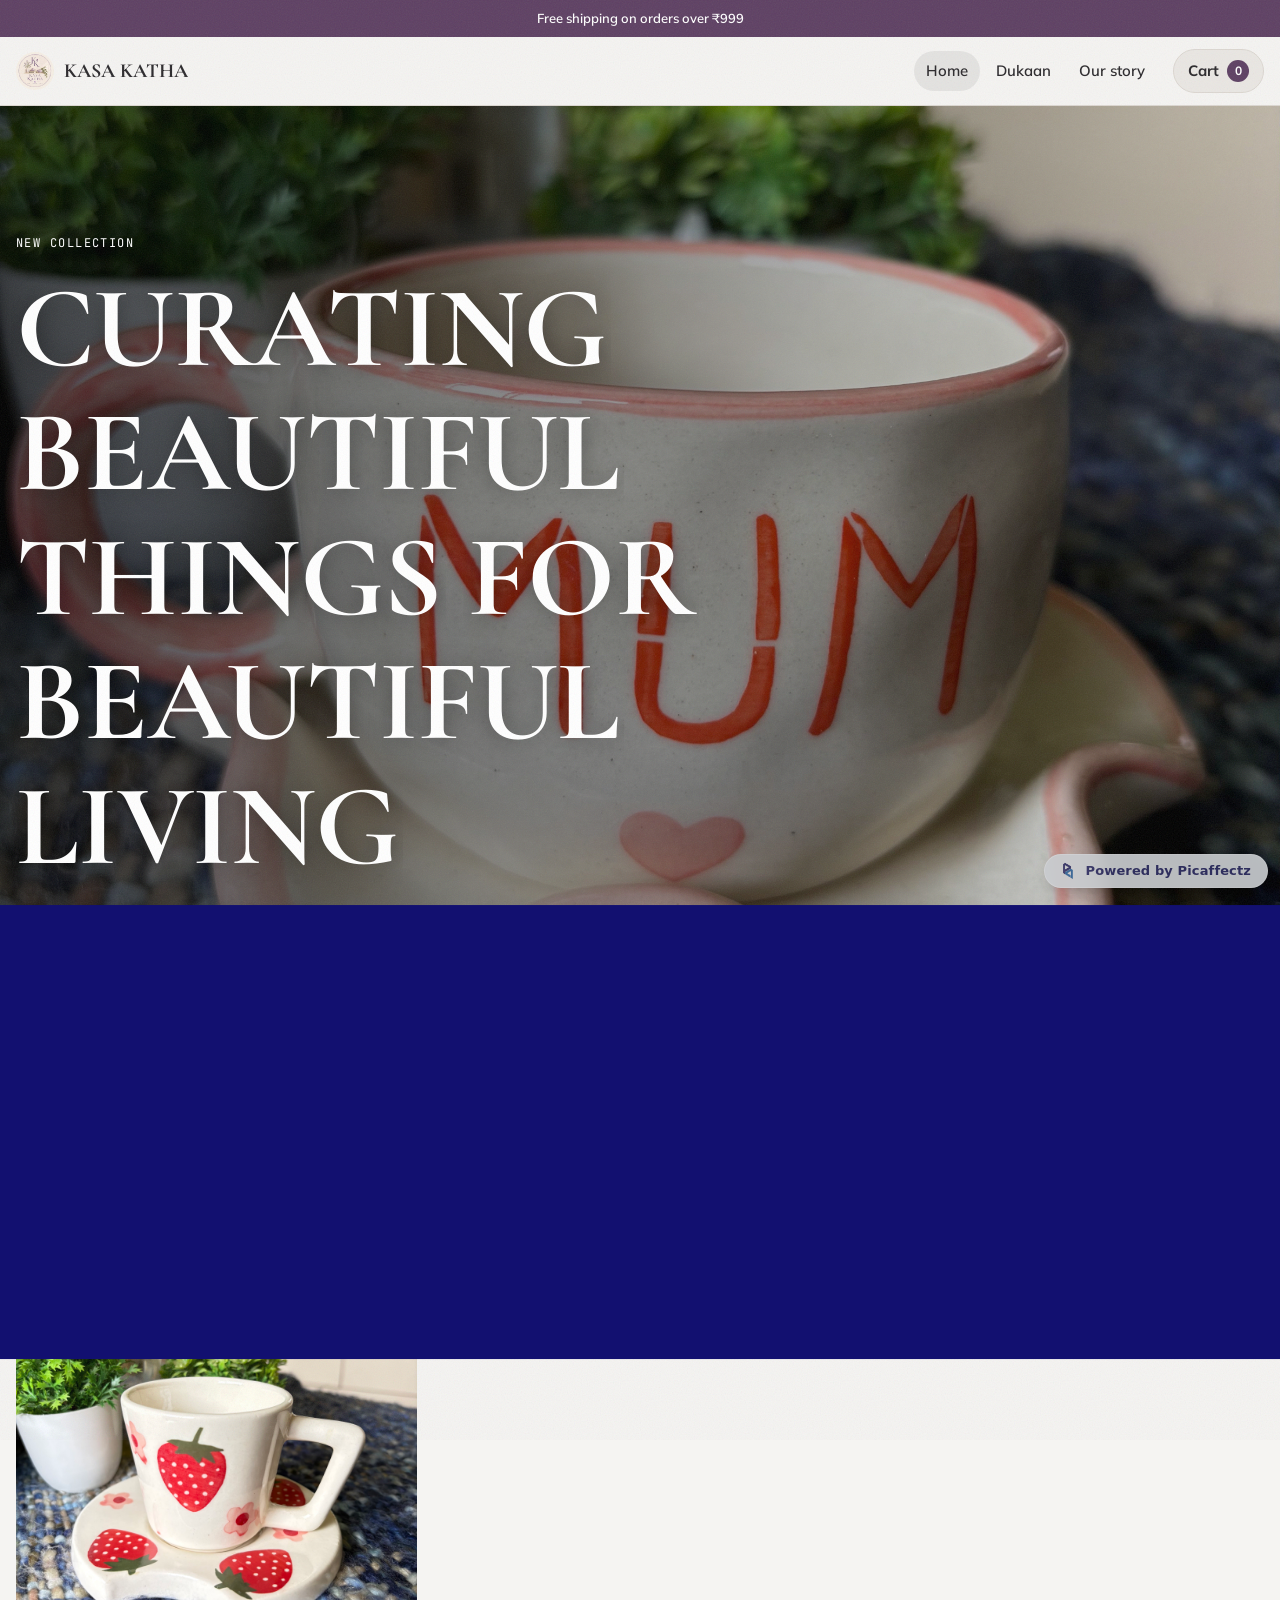
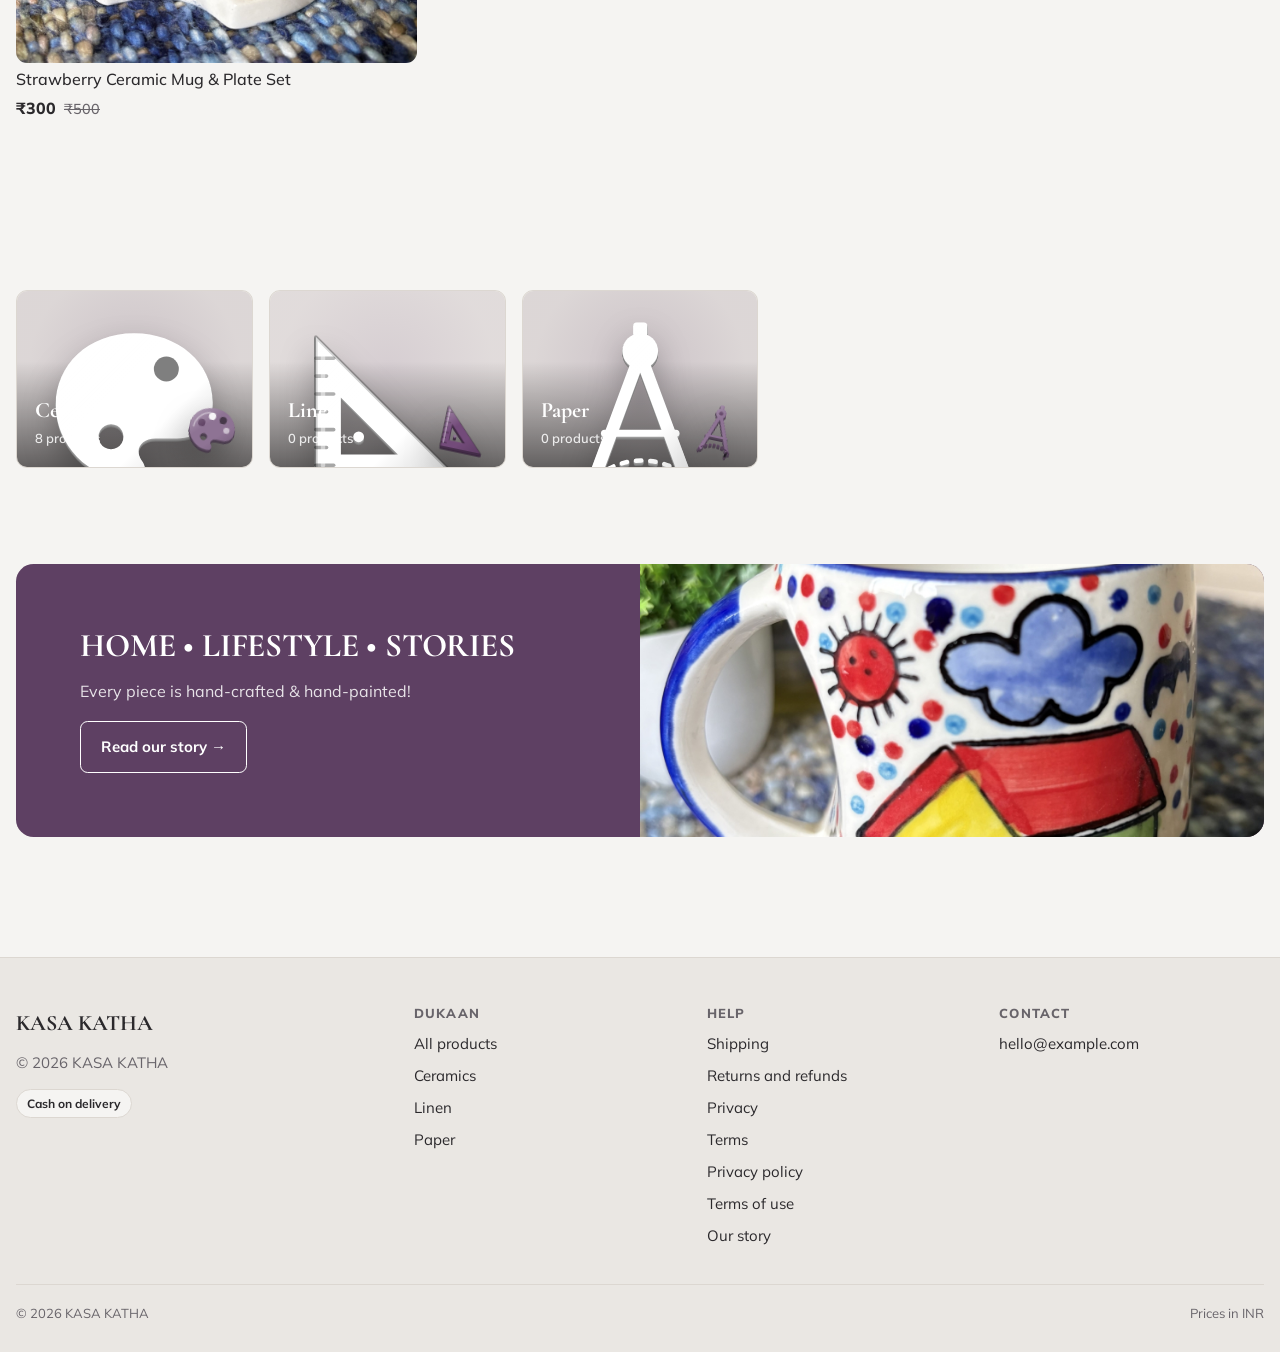
<file: index.html>
<!doctype html>
<!-- Powered by Picaffectz | https://www.picaffectz.com -->
<!--
  Copyright (c) Picaffectz. All rights reserved.
  This source code is proprietary and confidential. Unauthorized copying or distribution is prohibited.
-->
<html lang="en">
<head>
<meta charset="utf-8">
<meta name="viewport" content="width=device-width,initial-scale=1,viewport-fit=cover">
<title>Kasa Katha</title>
<!-- site-meta -->
<link rel="icon" href="assets/uploads/1794389702930-kasa-katha-logo.jpg">
<meta name="description" content="Small-batch ceramics, linen and paper goods.">
<link rel="canonical" href="https://iprakashlal.github.io/kasa-katha/">
<meta property="og:type" content="website">
<meta property="og:title" content="Kasa Katha">
<meta property="og:description" content="Small-batch ceramics, linen and paper goods.">
<meta property="og:site_name" content="KASA KATHA">
<meta property="og:url" content="https://iprakashlal.github.io/kasa-katha/">
<meta name="twitter:card" content="summary">
<meta name="twitter:title" content="Kasa Katha">
<meta name="twitter:description" content="Small-batch ceramics, linen and paper goods.">
<style id="site-boot">html{background:#f5f4f2;--bg:#f5f4f2}</style>
<meta name="site-intro" content="split|#121070|#e1dfdf">
<!-- /site-meta -->
<script>try{var b=localStorage.getItem("site-bg:"+location.pathname.replace(/[^/]*$/,""));if(b){document.documentElement.style.background=b;document.documentElement.style.setProperty("--bg",b)}var F=JSON.parse(localStorage.getItem("site-fonts:"+location.pathname.replace(/[^/]*$/,""))||"[]");for(var i=0;i<F.length;i++)if(/^https:\/\/fonts\.googleapis\.com\//.test(F[i][1]||"")){var l=document.createElement("link");l.rel="stylesheet";l.href=F[i][1];l.setAttribute("data-boot","");document.head.appendChild(l)}var I=JSON.parse(localStorage.getItem("site-intro:"+location.pathname.replace(/[^/]*$/,""))||"null");if(I&&/^(#[0-9a-f]{3,8}|rgba?\([0-9., %]+\))$/i.test(I.bg||"")&&!matchMedia("(prefers-reduced-motion:reduce)").matches&&window.name!=="cms-preview"){var S=document.createElement("style");S.id="fx-boot";S.textContent="html{background:"+I.bg+"!important}body{visibility:hidden!important}";document.head.appendChild(S);setTimeout(function(){S.remove()},2500)}var x=sessionStorage.getItem("fx-exit");if(x){var c=x.charAt(0)=="{"?JSON.parse(x).bg:x;if(/^(#[0-9a-f]{3,8}|rgba?\([0-9., %]+\))$/i.test(c)){var s=document.createElement("style");s.id="fx-pre";s.textContent="html{background:"+c+"!important}body>*{visibility:hidden}";document.head.appendChild(s);setTimeout(function(){s.remove()},3500)}}}catch(e){}</script>
<link rel="preconnect" href="https://fonts.googleapis.com">
<link rel="stylesheet" href="assets/store.css?v=2a78dcc">
</head>
<body data-page="home">
<div id="app"></div>
<noscript><p style="padding:24px">This shop needs JavaScript to show products.</p></noscript>
<script src="assets/badge.js?v=2a78dcc"></script><script src="assets/fx.js?v=2a78dcc"></script>
<script src="assets/motifs.js?v=2a78dcc"></script>
<script src="assets/store.js?v=2a78dcc"></script>
</body>
</html>
</file>
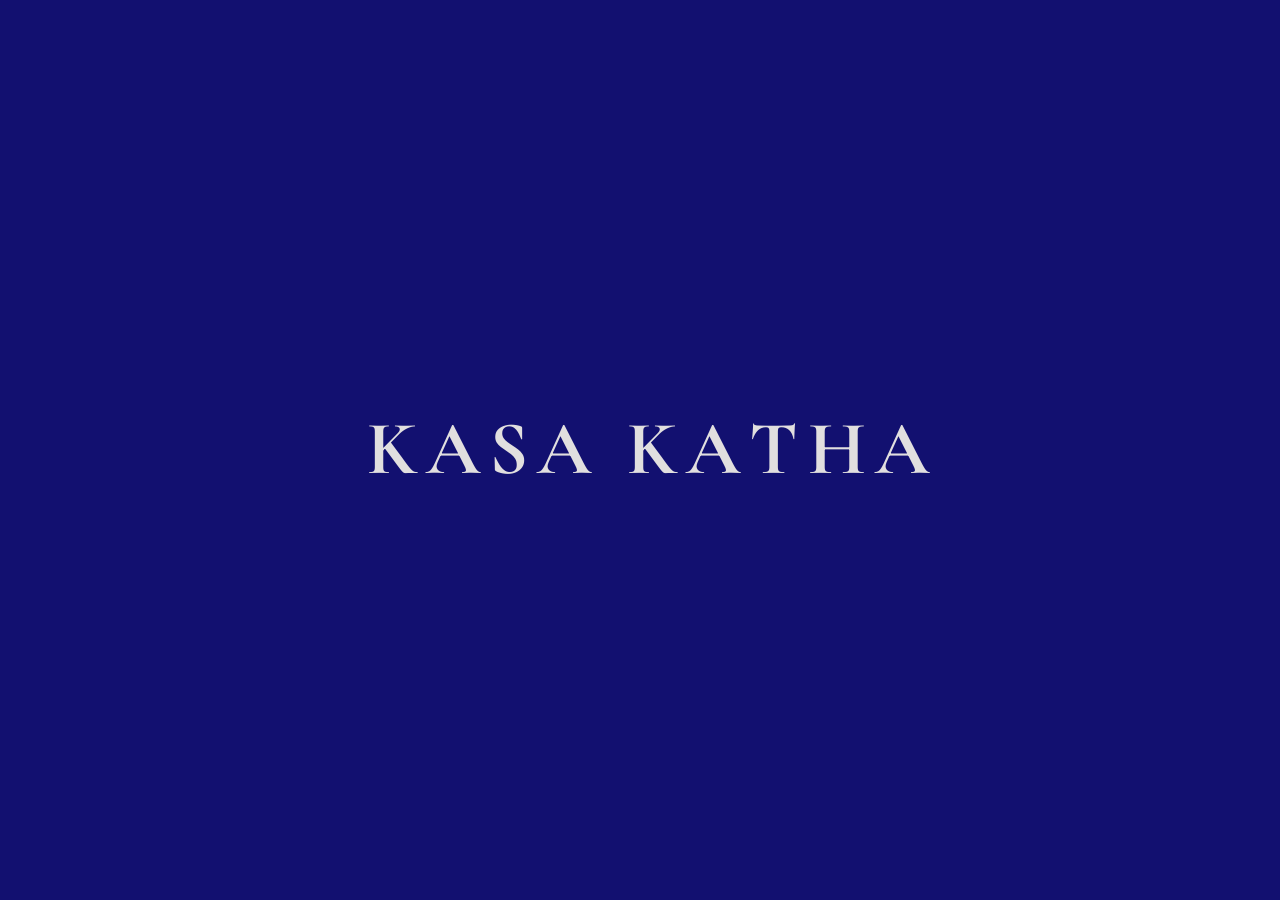
<file: account.html>
<!doctype html>
<html lang="en">
<head>
<meta charset="utf-8">
<meta name="viewport" content="width=device-width,initial-scale=1,viewport-fit=cover">
<meta name="robots" content="noindex">
<title>Your account · KASA KATHA</title>
<!-- site-meta -->
<link rel="icon" href="assets/uploads/1794389702930-kasa-katha-logo.jpg">
<meta name="description" content="Small-batch ceramics, linen and paper goods.">
<link rel="canonical" href="https://iprakashlal.github.io/kasa-katha/account.html">
<meta property="og:type" content="website">
<meta property="og:title" content="Your account · KASA KATHA">
<meta property="og:description" content="Small-batch ceramics, linen and paper goods.">
<meta property="og:site_name" content="KASA KATHA">
<meta property="og:url" content="https://iprakashlal.github.io/kasa-katha/account.html">
<meta name="twitter:card" content="summary">
<meta name="twitter:title" content="Your account · KASA KATHA">
<meta name="twitter:description" content="Small-batch ceramics, linen and paper goods.">
<style id="site-boot">html{background:#f5f4f2;--bg:#f5f4f2}</style>
<meta name="site-intro" content="split|#121070|#e1dfdf">
<!-- /site-meta -->
<script>try{var b=localStorage.getItem("site-bg:"+location.pathname.replace(/[^/]*$/,""));if(b){document.documentElement.style.background=b;document.documentElement.style.setProperty("--bg",b)}var F=JSON.parse(localStorage.getItem("site-fonts:"+location.pathname.replace(/[^/]*$/,""))||"[]");for(var i=0;i<F.length;i++)if(/^https:\/\/fonts\.googleapis\.com\//.test(F[i][1]||"")){var l=document.createElement("link");l.rel="stylesheet";l.href=F[i][1];l.setAttribute("data-boot","");document.head.appendChild(l)}var I=JSON.parse(localStorage.getItem("site-intro:"+location.pathname.replace(/[^/]*$/,""))||"null");if(I&&/^(#[0-9a-f]{3,8}|rgba?\([0-9., %]+\))$/i.test(I.bg||"")&&!matchMedia("(prefers-reduced-motion:reduce)").matches&&window.name!=="cms-preview"){var S=document.createElement("style");S.id="fx-boot";S.textContent="html{background:"+I.bg+"!important}body{visibility:hidden!important}";document.head.appendChild(S);setTimeout(function(){S.remove()},2500)}var x=sessionStorage.getItem("fx-exit");if(x){var c=x.charAt(0)=="{"?JSON.parse(x).bg:x;if(/^(#[0-9a-f]{3,8}|rgba?\([0-9., %]+\))$/i.test(c)){var s=document.createElement("style");s.id="fx-pre";s.textContent="html{background:"+c+"!important}body>*{visibility:hidden}";document.head.appendChild(s);setTimeout(function(){s.remove()},3500)}}}catch(e){}</script>
<link rel="preconnect" href="https://fonts.googleapis.com">
<link rel="stylesheet" href="assets/store.css?v=7e1d41d">
</head>
<body data-page="account">
<div id="app"></div>
<noscript><p style="padding:24px">Your account needs JavaScript.</p></noscript>
<script src="assets/badge.js?v=7e1d41d"></script><script src="assets/fx.js?v=7e1d41d"></script>
<script src="assets/motifs.js?v=7e1d41d"></script>
<script src="assets/store.js?v=7e1d41d"></script>
</body>
</html>
</file>
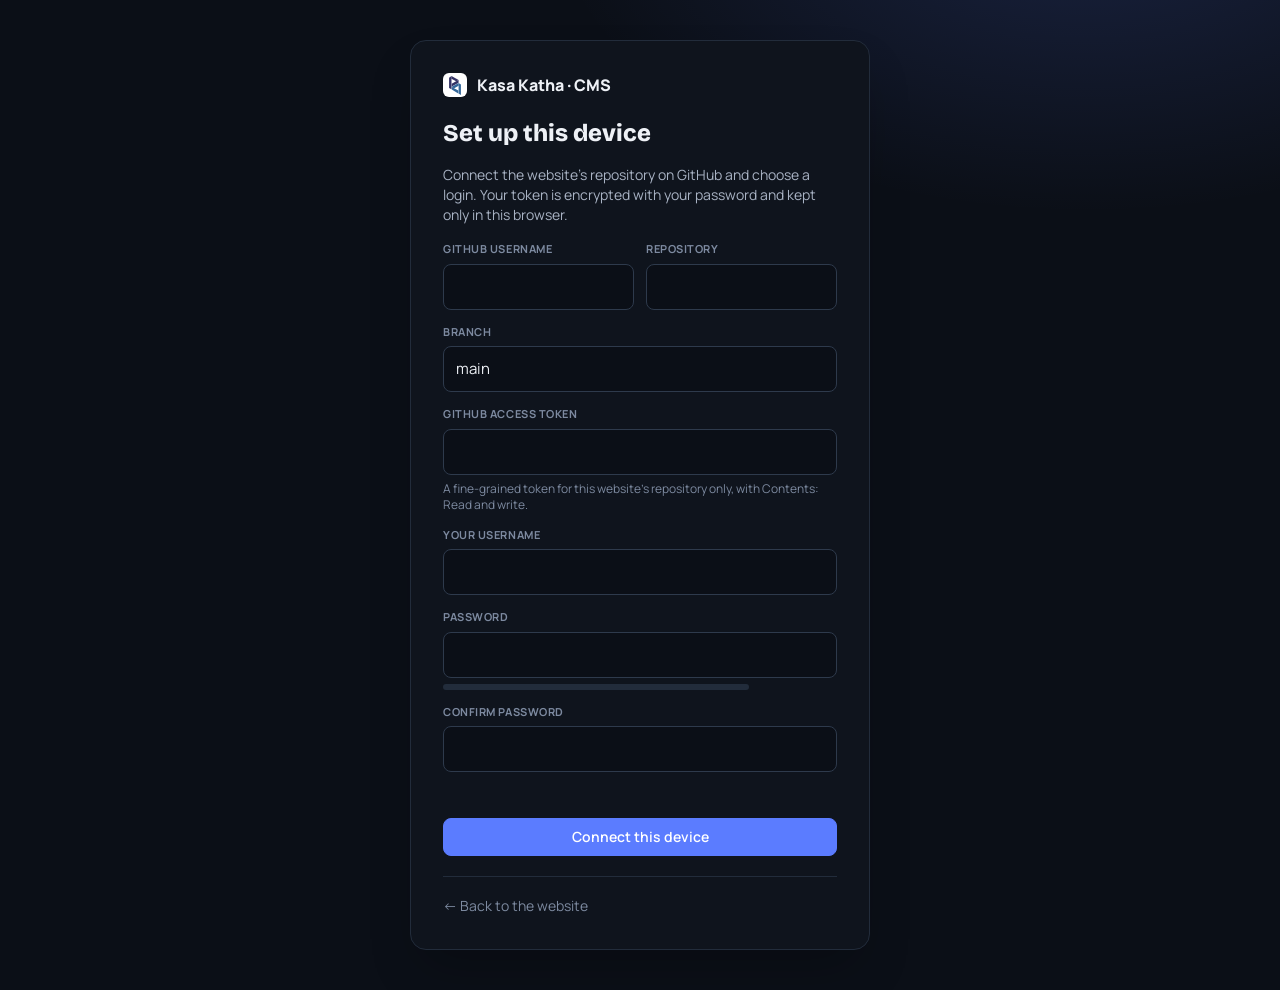
<file: admin.html>
<!doctype html>
<!-- Powered by Picaffectz | https://www.picaffectz.com -->
<!--
  Copyright (c) Picaffectz. All rights reserved.
  This source code is proprietary and confidential. Unauthorized copying or distribution is prohibited.
-->
<html lang="en">
<head>
<meta charset="utf-8">
<meta name="viewport" content="width=device-width,initial-scale=1,viewport-fit=cover">
<meta name="robots" content="noindex">
<title>Control Panel</title>
<link rel="preconnect" href="https://fonts.googleapis.com">
<link rel="stylesheet" href="https://fonts.googleapis.com/css2?family=Bricolage+Grotesque:opsz,wght@12..96,600;12..96,800&family=JetBrains+Mono:wght@400;500&family=Manrope:wght@400;500;600;700;800&display=swap">
<link rel="stylesheet" href="cms/admin.css?v=2a78dcc">
</head>
<body class="bg-ink-950 text-ink-100 antialiased">
<div id="root"></div>
<noscript>The site CMS needs JavaScript.</noscript>
<script src="cms/admin.js?v=2a78dcc"></script>
</body>
</html>
</file>
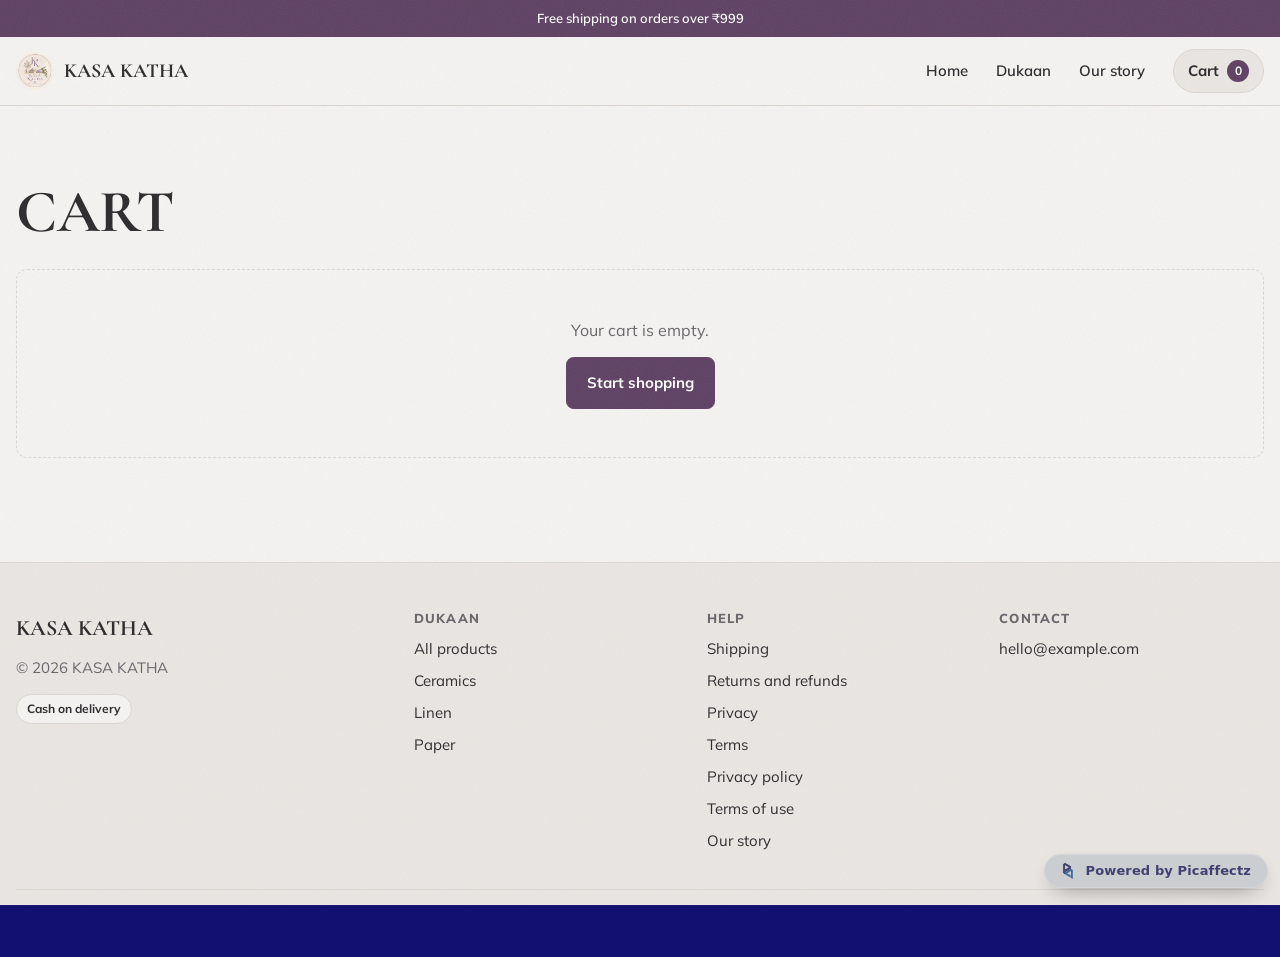
<file: cart.html>
<!doctype html>
<!-- Powered by Picaffectz | https://www.picaffectz.com -->
<!--
  Copyright (c) Picaffectz. All rights reserved.
  This source code is proprietary and confidential. Unauthorized copying or distribution is prohibited.
-->
<html lang="en">
<head>
<meta charset="utf-8">
<meta name="viewport" content="width=device-width,initial-scale=1,viewport-fit=cover">
<title>Cart · KASA KATHA</title>
<!-- site-meta -->
<link rel="icon" href="assets/uploads/1794389702930-kasa-katha-logo.jpg">
<meta name="description" content="Small-batch ceramics, linen and paper goods.">
<link rel="canonical" href="https://iprakashlal.github.io/kasa-katha/cart.html">
<meta property="og:type" content="website">
<meta property="og:title" content="Cart · KASA KATHA">
<meta property="og:description" content="Small-batch ceramics, linen and paper goods.">
<meta property="og:site_name" content="KASA KATHA">
<meta property="og:url" content="https://iprakashlal.github.io/kasa-katha/cart.html">
<meta name="twitter:card" content="summary">
<meta name="twitter:title" content="Cart · KASA KATHA">
<meta name="twitter:description" content="Small-batch ceramics, linen and paper goods.">
<style id="site-boot">html{background:#f5f4f2;--bg:#f5f4f2}</style>
<meta name="site-intro" content="split|#121070|#e1dfdf">
<!-- /site-meta -->
<script>try{var b=localStorage.getItem("site-bg:"+location.pathname.replace(/[^/]*$/,""));if(b){document.documentElement.style.background=b;document.documentElement.style.setProperty("--bg",b)}var F=JSON.parse(localStorage.getItem("site-fonts:"+location.pathname.replace(/[^/]*$/,""))||"[]");for(var i=0;i<F.length;i++)if(/^https:\/\/fonts\.googleapis\.com\//.test(F[i][1]||"")){var l=document.createElement("link");l.rel="stylesheet";l.href=F[i][1];l.setAttribute("data-boot","");document.head.appendChild(l)}var I=JSON.parse(localStorage.getItem("site-intro:"+location.pathname.replace(/[^/]*$/,""))||"null");if(I&&/^(#[0-9a-f]{3,8}|rgba?\([0-9., %]+\))$/i.test(I.bg||"")&&!matchMedia("(prefers-reduced-motion:reduce)").matches&&window.name!=="cms-preview"){var S=document.createElement("style");S.id="fx-boot";S.textContent="html{background:"+I.bg+"!important}body{visibility:hidden!important}";document.head.appendChild(S);setTimeout(function(){S.remove()},2500)}var x=sessionStorage.getItem("fx-exit");if(x){var c=x.charAt(0)=="{"?JSON.parse(x).bg:x;if(/^(#[0-9a-f]{3,8}|rgba?\([0-9., %]+\))$/i.test(c)){var s=document.createElement("style");s.id="fx-pre";s.textContent="html{background:"+c+"!important}body>*{visibility:hidden}";document.head.appendChild(s);setTimeout(function(){s.remove()},3500)}}}catch(e){}</script>
<link rel="preconnect" href="https://fonts.googleapis.com">
<link rel="stylesheet" href="assets/store.css?v=2a78dcc">
</head>
<body data-page="cart">
<div id="app"></div>
<noscript><p style="padding:24px">This shop needs JavaScript to show products.</p></noscript>
<script src="assets/badge.js?v=2a78dcc"></script><script src="assets/fx.js?v=2a78dcc"></script>
<script src="assets/motifs.js?v=2a78dcc"></script>
<script src="assets/store.js?v=2a78dcc"></script>
</body>
</html>
</file>
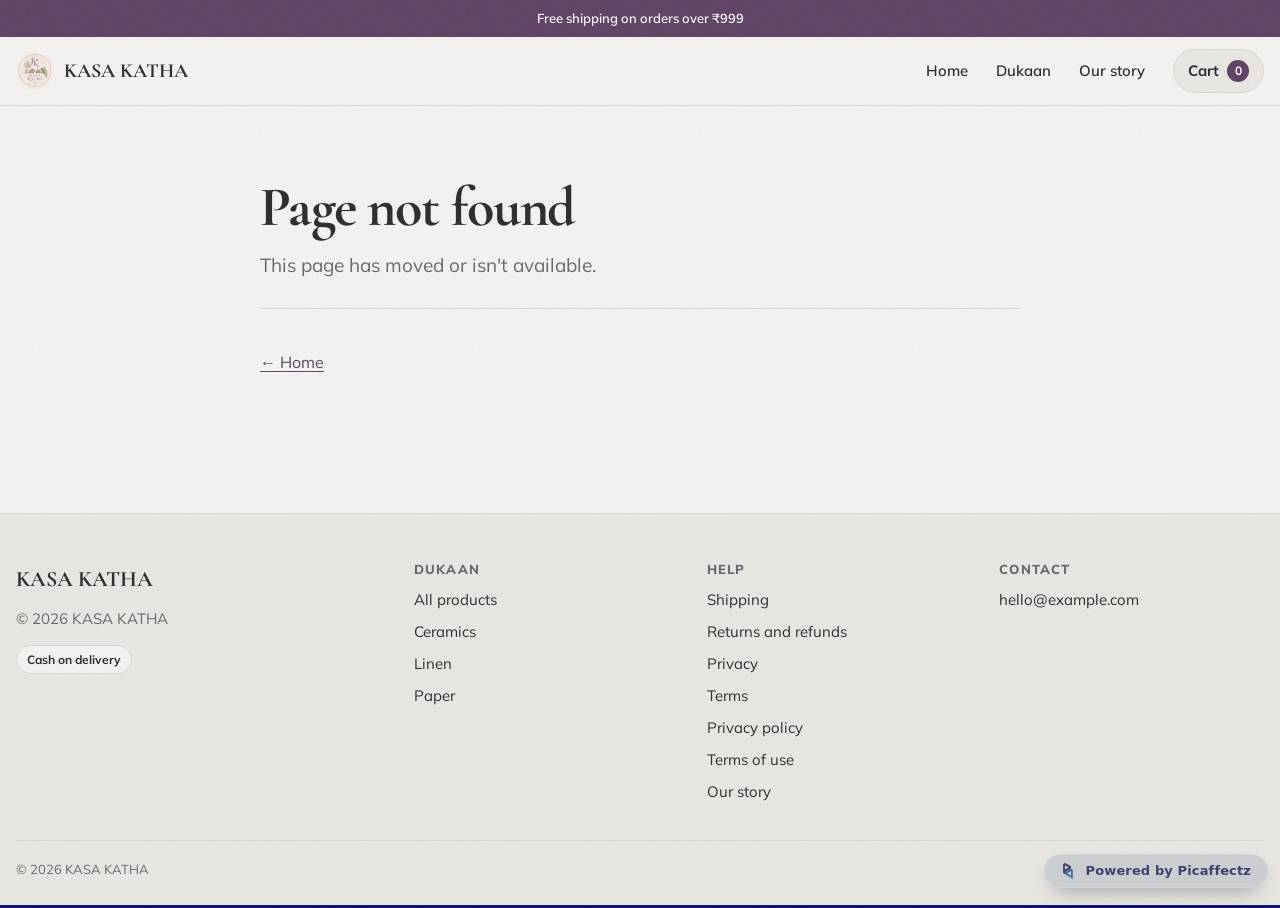
<file: page.html>
<!doctype html>
<!-- Powered by Picaffectz | https://www.picaffectz.com -->
<!--
  Copyright (c) Picaffectz. All rights reserved.
  This source code is proprietary and confidential. Unauthorized copying or distribution is prohibited.
-->
<html lang="en">
<head>
<meta charset="utf-8">
<meta name="viewport" content="width=device-width,initial-scale=1,viewport-fit=cover">
<title>Kasa Katha</title>
<!-- site-meta -->
<link rel="icon" href="assets/uploads/1794389702930-kasa-katha-logo.jpg">
<meta name="description" content="Small-batch ceramics, linen and paper goods.">
<link rel="canonical" href="https://iprakashlal.github.io/kasa-katha/page.html">
<meta property="og:type" content="website">
<meta property="og:title" content="Kasa Katha">
<meta property="og:description" content="Small-batch ceramics, linen and paper goods.">
<meta property="og:site_name" content="KASA KATHA">
<meta property="og:url" content="https://iprakashlal.github.io/kasa-katha/page.html">
<meta name="twitter:card" content="summary">
<meta name="twitter:title" content="Kasa Katha">
<meta name="twitter:description" content="Small-batch ceramics, linen and paper goods.">
<style id="site-boot">html{background:#f5f4f2;--bg:#f5f4f2}</style>
<meta name="site-intro" content="split|#121070|#e1dfdf">
<!-- /site-meta -->
<script>try{var b=localStorage.getItem("site-bg:"+location.pathname.replace(/[^/]*$/,""));if(b){document.documentElement.style.background=b;document.documentElement.style.setProperty("--bg",b)}var F=JSON.parse(localStorage.getItem("site-fonts:"+location.pathname.replace(/[^/]*$/,""))||"[]");for(var i=0;i<F.length;i++)if(/^https:\/\/fonts\.googleapis\.com\//.test(F[i][1]||"")){var l=document.createElement("link");l.rel="stylesheet";l.href=F[i][1];l.setAttribute("data-boot","");document.head.appendChild(l)}var I=JSON.parse(localStorage.getItem("site-intro:"+location.pathname.replace(/[^/]*$/,""))||"null");if(I&&/^(#[0-9a-f]{3,8}|rgba?\([0-9., %]+\))$/i.test(I.bg||"")&&!matchMedia("(prefers-reduced-motion:reduce)").matches&&window.name!=="cms-preview"){var S=document.createElement("style");S.id="fx-boot";S.textContent="html{background:"+I.bg+"!important}body{visibility:hidden!important}";document.head.appendChild(S);setTimeout(function(){S.remove()},2500)}var x=sessionStorage.getItem("fx-exit");if(x){var c=x.charAt(0)=="{"?JSON.parse(x).bg:x;if(/^(#[0-9a-f]{3,8}|rgba?\([0-9., %]+\))$/i.test(c)){var s=document.createElement("style");s.id="fx-pre";s.textContent="html{background:"+c+"!important}body>*{visibility:hidden}";document.head.appendChild(s);setTimeout(function(){s.remove()},3500)}}}catch(e){}</script>
<link rel="preconnect" href="https://fonts.googleapis.com">
<link rel="stylesheet" href="assets/store.css?v=2a78dcc">
</head>
<body data-page="page">
<div id="app"></div>
<noscript><p style="padding:24px">This shop needs JavaScript to show products.</p></noscript>
<script src="assets/badge.js?v=2a78dcc"></script><script src="assets/fx.js?v=2a78dcc"></script>
<script src="assets/motifs.js?v=2a78dcc"></script>
<script src="assets/pages.js?v=2a78dcc"></script>
<script src="assets/store.js?v=2a78dcc"></script>
</body>
</html>
</file>
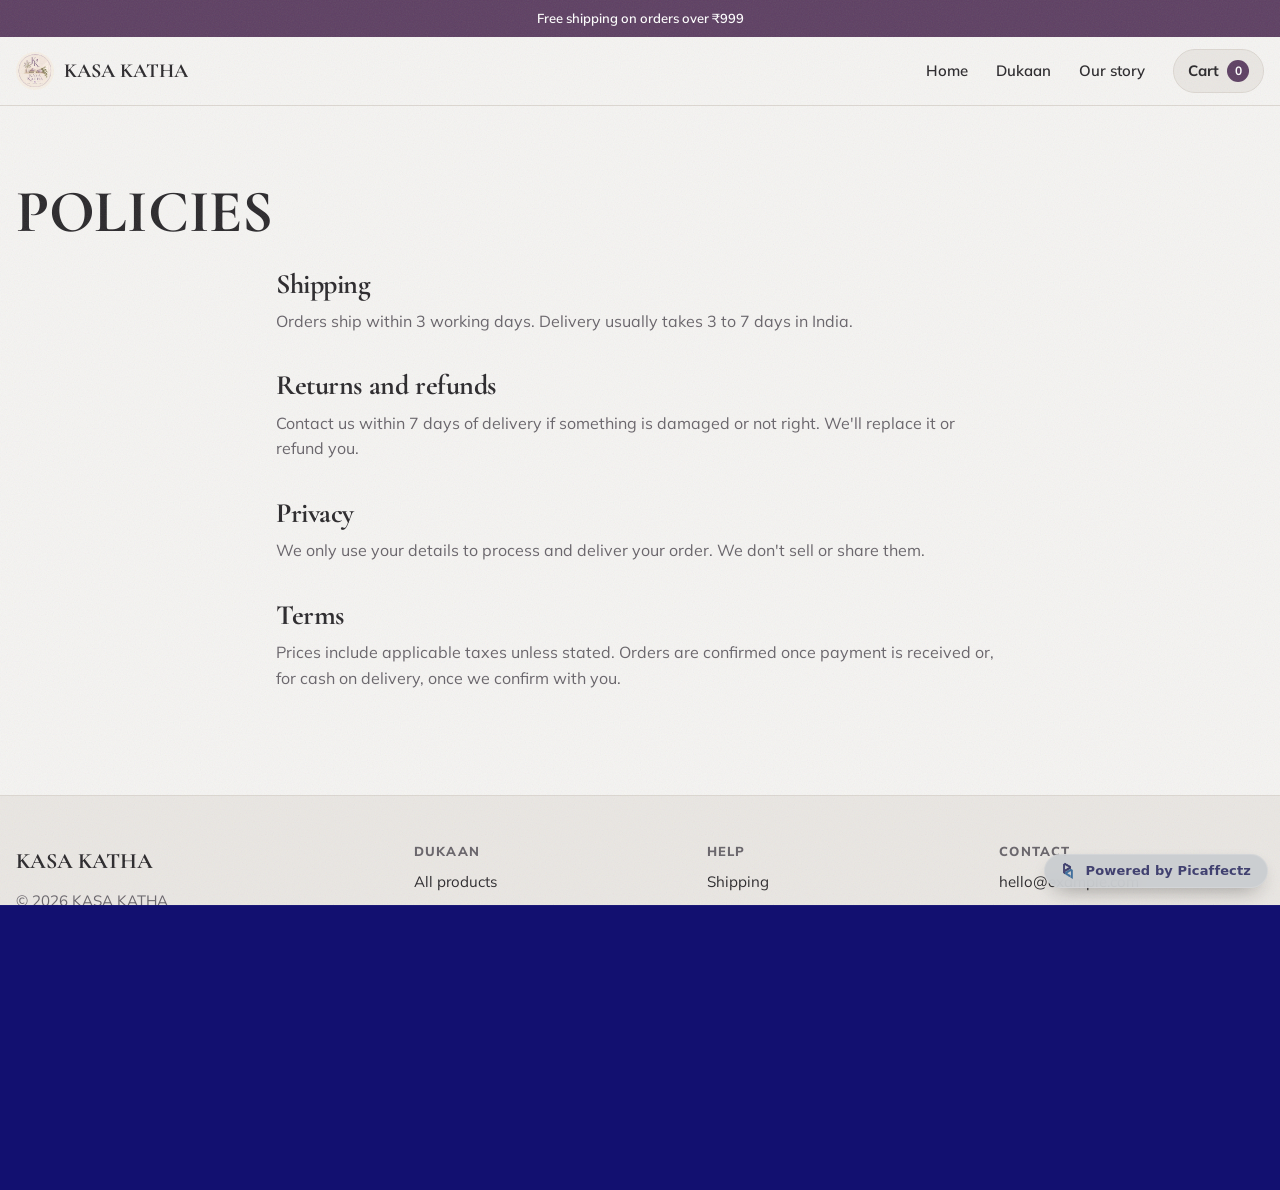
<file: policies.html>
<!doctype html>
<!-- Powered by Picaffectz | https://www.picaffectz.com -->
<!--
  Copyright (c) Picaffectz. All rights reserved.
  This source code is proprietary and confidential. Unauthorized copying or distribution is prohibited.
-->
<html lang="en">
<head>
<meta charset="utf-8">
<meta name="viewport" content="width=device-width,initial-scale=1,viewport-fit=cover">
<title>Policies · KASA KATHA</title>
<!-- site-meta -->
<link rel="icon" href="assets/uploads/1794389702930-kasa-katha-logo.jpg">
<meta name="description" content="Small-batch ceramics, linen and paper goods.">
<link rel="canonical" href="https://iprakashlal.github.io/kasa-katha/policies.html">
<meta property="og:type" content="website">
<meta property="og:title" content="Policies · KASA KATHA">
<meta property="og:description" content="Small-batch ceramics, linen and paper goods.">
<meta property="og:site_name" content="KASA KATHA">
<meta property="og:url" content="https://iprakashlal.github.io/kasa-katha/policies.html">
<meta name="twitter:card" content="summary">
<meta name="twitter:title" content="Policies · KASA KATHA">
<meta name="twitter:description" content="Small-batch ceramics, linen and paper goods.">
<style id="site-boot">html{background:#f5f4f2;--bg:#f5f4f2}</style>
<meta name="site-intro" content="split|#121070|#e1dfdf">
<!-- /site-meta -->
<script>try{var b=localStorage.getItem("site-bg:"+location.pathname.replace(/[^/]*$/,""));if(b){document.documentElement.style.background=b;document.documentElement.style.setProperty("--bg",b)}var F=JSON.parse(localStorage.getItem("site-fonts:"+location.pathname.replace(/[^/]*$/,""))||"[]");for(var i=0;i<F.length;i++)if(/^https:\/\/fonts\.googleapis\.com\//.test(F[i][1]||"")){var l=document.createElement("link");l.rel="stylesheet";l.href=F[i][1];l.setAttribute("data-boot","");document.head.appendChild(l)}var I=JSON.parse(localStorage.getItem("site-intro:"+location.pathname.replace(/[^/]*$/,""))||"null");if(I&&/^(#[0-9a-f]{3,8}|rgba?\([0-9., %]+\))$/i.test(I.bg||"")&&!matchMedia("(prefers-reduced-motion:reduce)").matches&&window.name!=="cms-preview"){var S=document.createElement("style");S.id="fx-boot";S.textContent="html{background:"+I.bg+"!important}body{visibility:hidden!important}";document.head.appendChild(S);setTimeout(function(){S.remove()},2500)}var x=sessionStorage.getItem("fx-exit");if(x){var c=x.charAt(0)=="{"?JSON.parse(x).bg:x;if(/^(#[0-9a-f]{3,8}|rgba?\([0-9., %]+\))$/i.test(c)){var s=document.createElement("style");s.id="fx-pre";s.textContent="html{background:"+c+"!important}body>*{visibility:hidden}";document.head.appendChild(s);setTimeout(function(){s.remove()},3500)}}}catch(e){}</script>
<link rel="preconnect" href="https://fonts.googleapis.com">
<link rel="stylesheet" href="assets/store.css?v=2a78dcc">
</head>
<body data-page="policies">
<div id="app"></div>
<noscript><p style="padding:24px">This shop needs JavaScript to show products.</p></noscript>
<script src="assets/badge.js?v=2a78dcc"></script><script src="assets/fx.js?v=2a78dcc"></script>
<script src="assets/motifs.js?v=2a78dcc"></script>
<script src="assets/store.js?v=2a78dcc"></script>
</body>
</html>
</file>
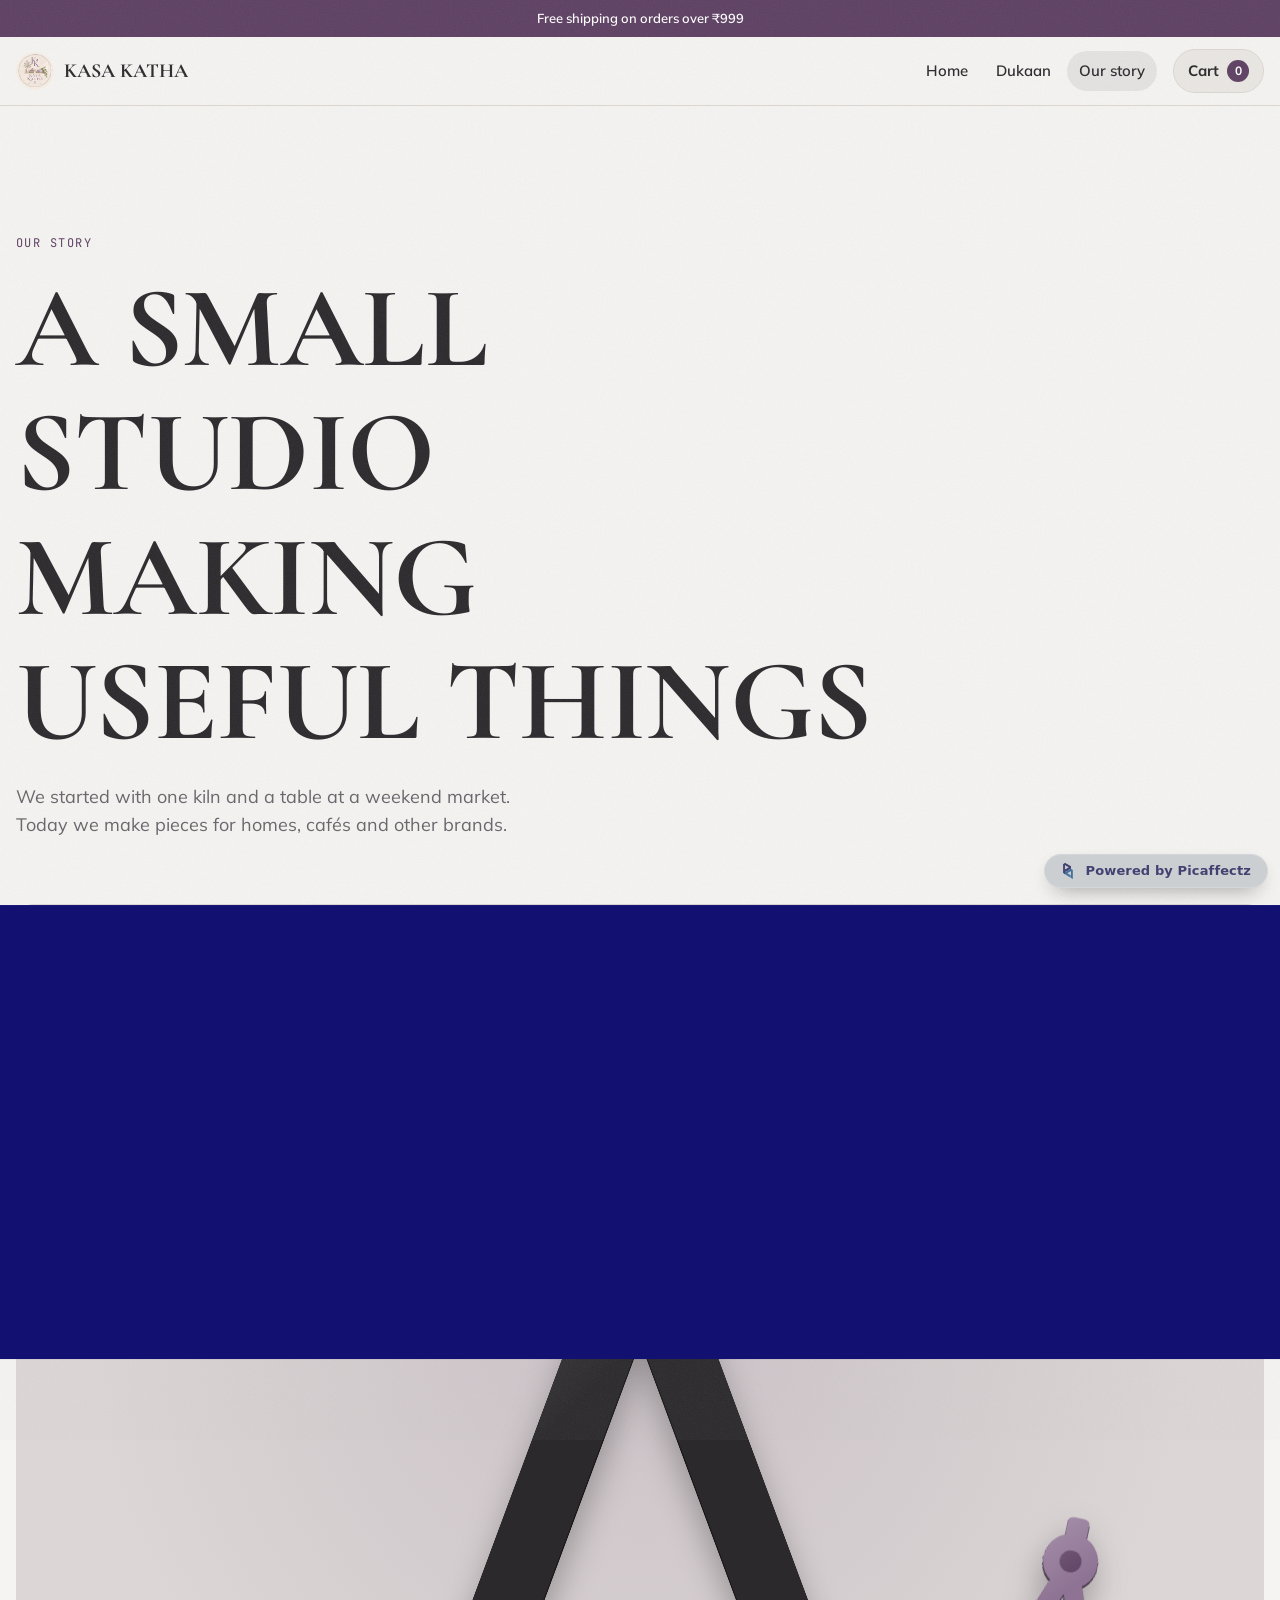
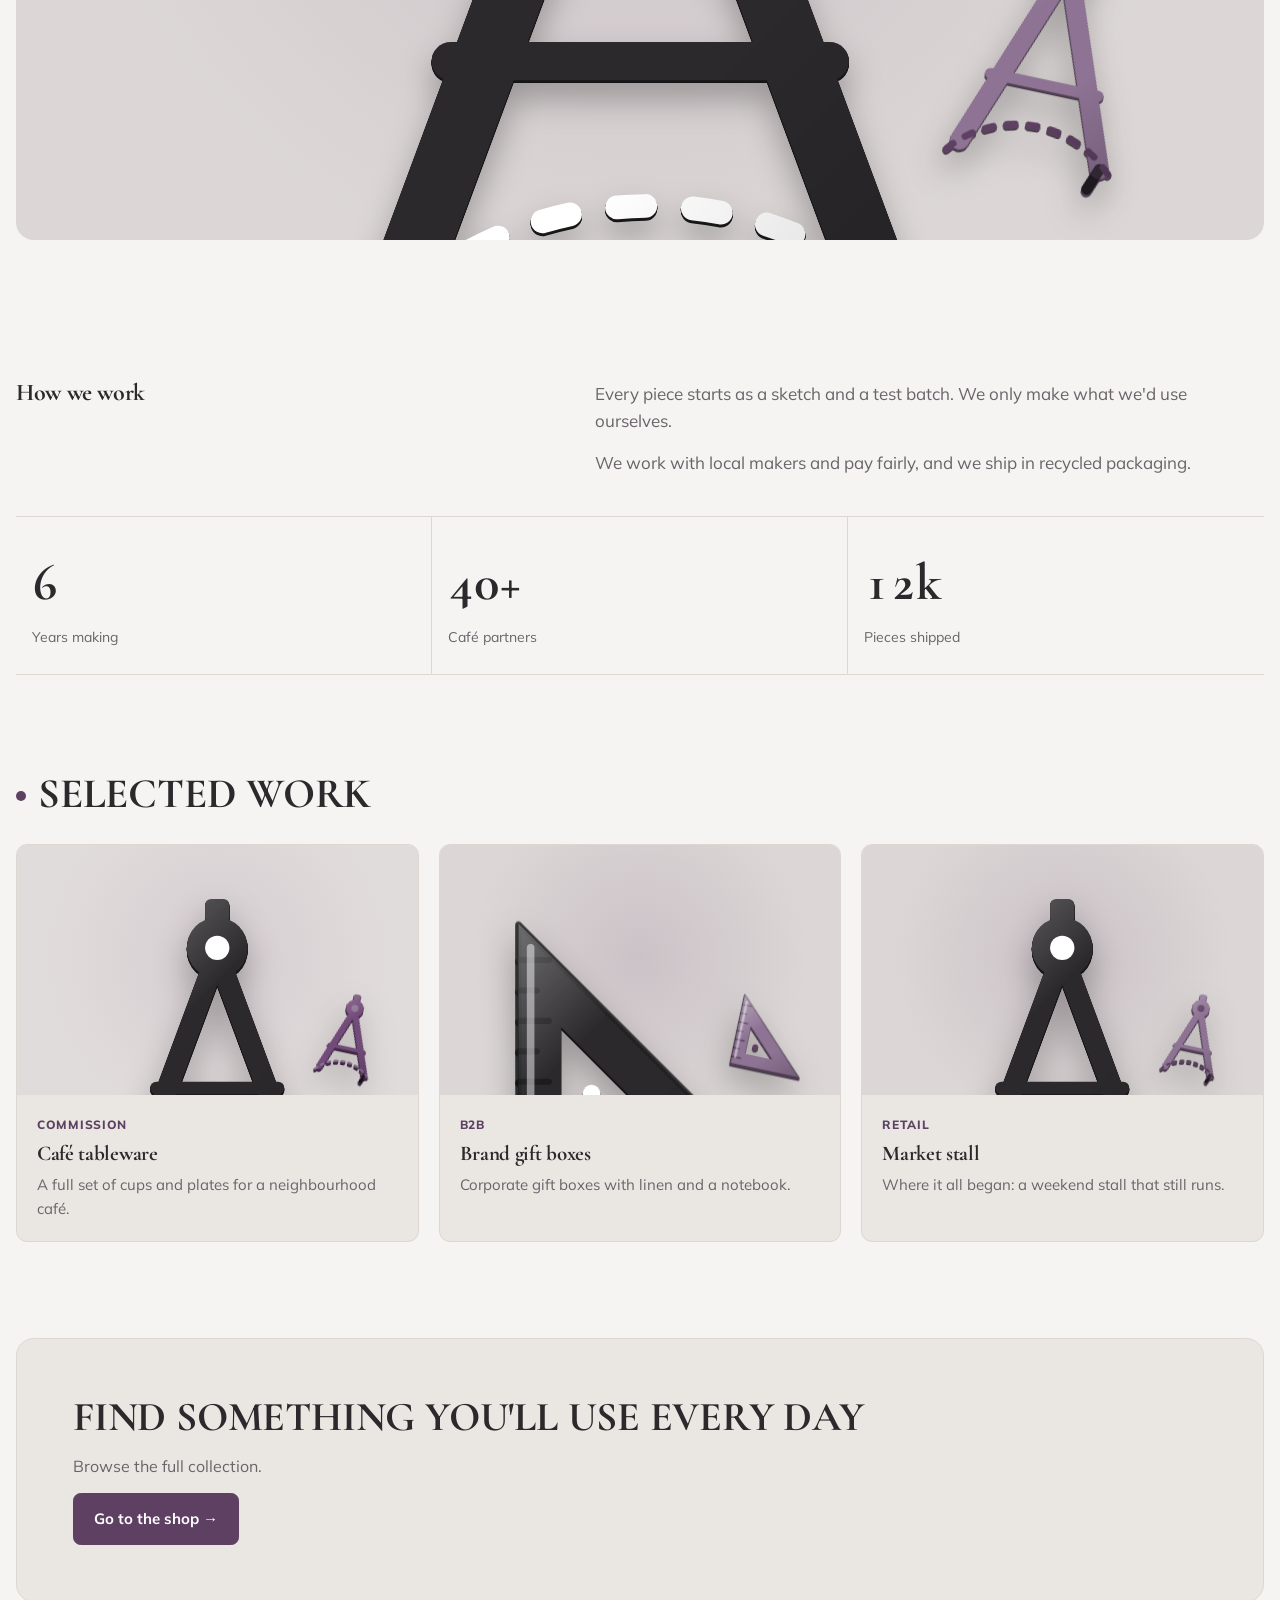
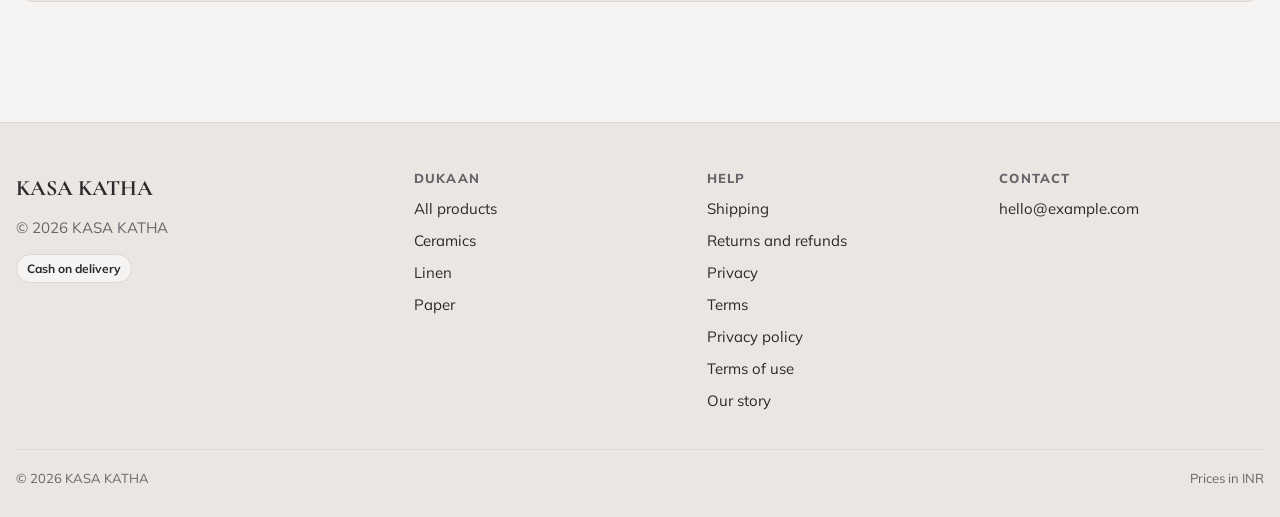
<file: portfolio.html>
<!doctype html>
<!-- Powered by Picaffectz | https://www.picaffectz.com -->
<!--
  Copyright (c) Picaffectz. All rights reserved.
  This source code is proprietary and confidential. Unauthorized copying or distribution is prohibited.
-->
<html lang="en">
<head>
<meta charset="utf-8">
<meta name="viewport" content="width=device-width,initial-scale=1,viewport-fit=cover">
<title>Our story · KASA KATHA</title>
<!-- site-meta -->
<link rel="icon" href="assets/uploads/1794389702930-kasa-katha-logo.jpg">
<meta name="description" content="Small-batch ceramics, linen and paper goods.">
<link rel="canonical" href="https://iprakashlal.github.io/kasa-katha/portfolio.html">
<meta property="og:type" content="website">
<meta property="og:title" content="Our story · KASA KATHA">
<meta property="og:description" content="Small-batch ceramics, linen and paper goods.">
<meta property="og:site_name" content="KASA KATHA">
<meta property="og:url" content="https://iprakashlal.github.io/kasa-katha/portfolio.html">
<meta name="twitter:card" content="summary">
<meta name="twitter:title" content="Our story · KASA KATHA">
<meta name="twitter:description" content="Small-batch ceramics, linen and paper goods.">
<style id="site-boot">html{background:#f5f4f2;--bg:#f5f4f2}</style>
<meta name="site-intro" content="split|#121070|#e1dfdf">
<!-- /site-meta -->
<script>try{var b=localStorage.getItem("site-bg:"+location.pathname.replace(/[^/]*$/,""));if(b){document.documentElement.style.background=b;document.documentElement.style.setProperty("--bg",b)}var F=JSON.parse(localStorage.getItem("site-fonts:"+location.pathname.replace(/[^/]*$/,""))||"[]");for(var i=0;i<F.length;i++)if(/^https:\/\/fonts\.googleapis\.com\//.test(F[i][1]||"")){var l=document.createElement("link");l.rel="stylesheet";l.href=F[i][1];l.setAttribute("data-boot","");document.head.appendChild(l)}var I=JSON.parse(localStorage.getItem("site-intro:"+location.pathname.replace(/[^/]*$/,""))||"null");if(I&&/^(#[0-9a-f]{3,8}|rgba?\([0-9., %]+\))$/i.test(I.bg||"")&&!matchMedia("(prefers-reduced-motion:reduce)").matches&&window.name!=="cms-preview"){var S=document.createElement("style");S.id="fx-boot";S.textContent="html{background:"+I.bg+"!important}body{visibility:hidden!important}";document.head.appendChild(S);setTimeout(function(){S.remove()},2500)}var x=sessionStorage.getItem("fx-exit");if(x){var c=x.charAt(0)=="{"?JSON.parse(x).bg:x;if(/^(#[0-9a-f]{3,8}|rgba?\([0-9., %]+\))$/i.test(c)){var s=document.createElement("style");s.id="fx-pre";s.textContent="html{background:"+c+"!important}body>*{visibility:hidden}";document.head.appendChild(s);setTimeout(function(){s.remove()},3500)}}}catch(e){}</script>
<link rel="preconnect" href="https://fonts.googleapis.com">
<link rel="stylesheet" href="assets/store.css?v=2a78dcc">
</head>
<body data-page="portfolio">
<div id="app"></div>
<noscript><p style="padding:24px">This shop needs JavaScript to show products.</p></noscript>
<script src="assets/badge.js?v=2a78dcc"></script><script src="assets/fx.js?v=2a78dcc"></script>
<script src="assets/motifs.js?v=2a78dcc"></script>
<script src="assets/store.js?v=2a78dcc"></script>
</body>
</html>
</file>
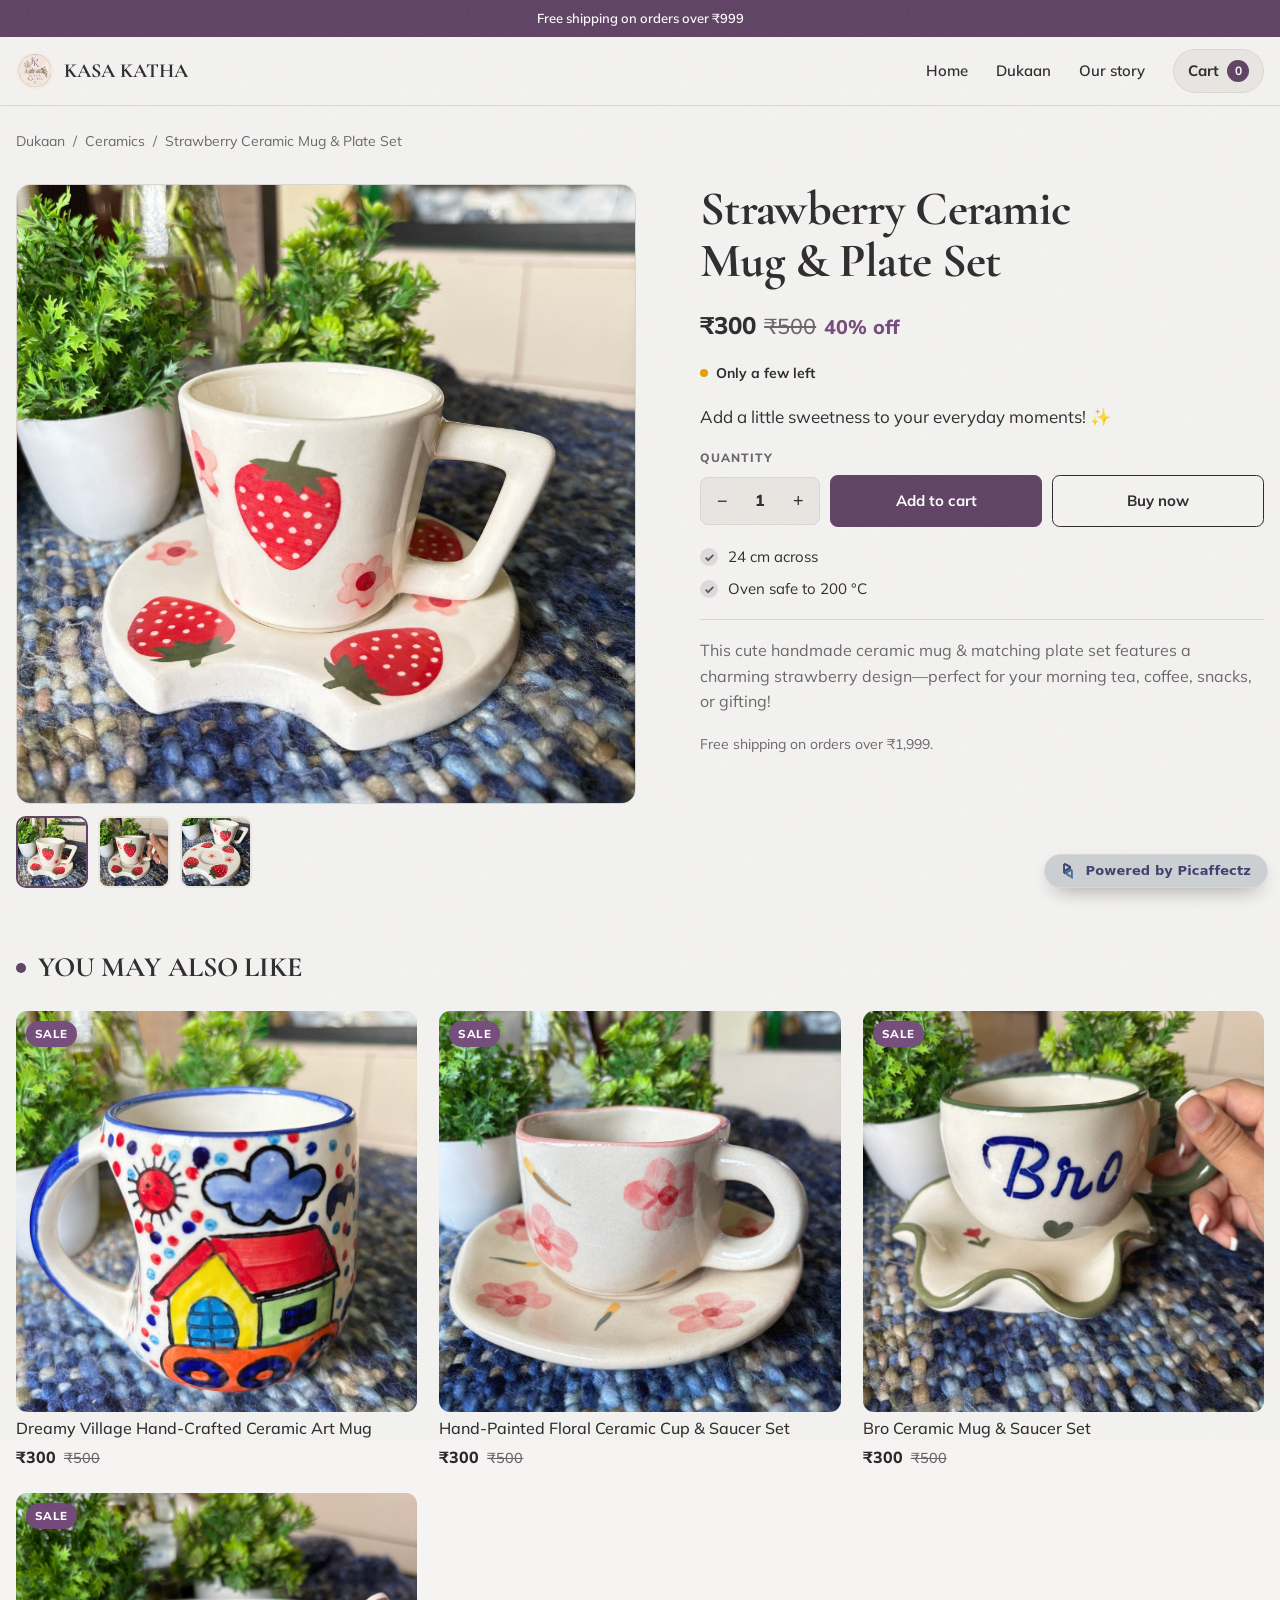
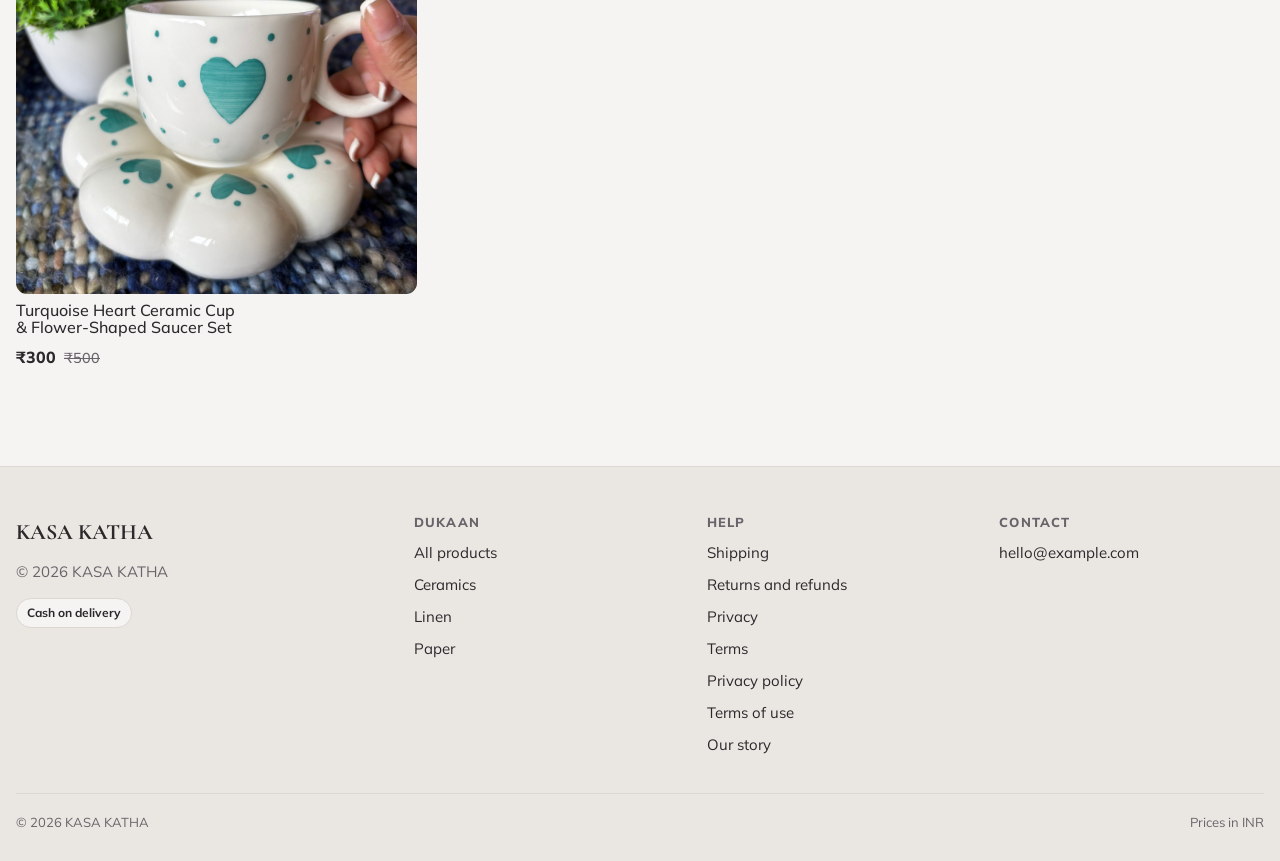
<file: product.html>
<!doctype html>
<!-- Powered by Picaffectz | https://www.picaffectz.com -->
<!--
  Copyright (c) Picaffectz. All rights reserved.
  This source code is proprietary and confidential. Unauthorized copying or distribution is prohibited.
-->
<html lang="en">
<head>
<meta charset="utf-8">
<meta name="viewport" content="width=device-width,initial-scale=1,viewport-fit=cover">
<title>Product · KASA KATHA</title>
<!-- site-meta -->
<link rel="icon" href="assets/uploads/1794389702930-kasa-katha-logo.jpg">
<meta name="description" content="Small-batch ceramics, linen and paper goods.">
<link rel="canonical" href="https://iprakashlal.github.io/kasa-katha/product.html">
<meta property="og:type" content="website">
<meta property="og:title" content="Product · KASA KATHA">
<meta property="og:description" content="Small-batch ceramics, linen and paper goods.">
<meta property="og:site_name" content="KASA KATHA">
<meta property="og:url" content="https://iprakashlal.github.io/kasa-katha/product.html">
<meta name="twitter:card" content="summary">
<meta name="twitter:title" content="Product · KASA KATHA">
<meta name="twitter:description" content="Small-batch ceramics, linen and paper goods.">
<style id="site-boot">html{background:#f5f4f2;--bg:#f5f4f2}</style>
<meta name="site-intro" content="split|#121070|#e1dfdf">
<!-- /site-meta -->
<script>try{var b=localStorage.getItem("site-bg:"+location.pathname.replace(/[^/]*$/,""));if(b){document.documentElement.style.background=b;document.documentElement.style.setProperty("--bg",b)}var F=JSON.parse(localStorage.getItem("site-fonts:"+location.pathname.replace(/[^/]*$/,""))||"[]");for(var i=0;i<F.length;i++)if(/^https:\/\/fonts\.googleapis\.com\//.test(F[i][1]||"")){var l=document.createElement("link");l.rel="stylesheet";l.href=F[i][1];l.setAttribute("data-boot","");document.head.appendChild(l)}var I=JSON.parse(localStorage.getItem("site-intro:"+location.pathname.replace(/[^/]*$/,""))||"null");if(I&&/^(#[0-9a-f]{3,8}|rgba?\([0-9., %]+\))$/i.test(I.bg||"")&&!matchMedia("(prefers-reduced-motion:reduce)").matches&&window.name!=="cms-preview"){var S=document.createElement("style");S.id="fx-boot";S.textContent="html{background:"+I.bg+"!important}body{visibility:hidden!important}";document.head.appendChild(S);setTimeout(function(){S.remove()},2500)}var x=sessionStorage.getItem("fx-exit");if(x){var c=x.charAt(0)=="{"?JSON.parse(x).bg:x;if(/^(#[0-9a-f]{3,8}|rgba?\([0-9., %]+\))$/i.test(c)){var s=document.createElement("style");s.id="fx-pre";s.textContent="html{background:"+c+"!important}body>*{visibility:hidden}";document.head.appendChild(s);setTimeout(function(){s.remove()},3500)}}}catch(e){}</script>
<link rel="preconnect" href="https://fonts.googleapis.com">
<link rel="stylesheet" href="assets/store.css?v=2a78dcc">
</head>
<body data-page="product">
<div id="app"></div>
<noscript><p style="padding:24px">This shop needs JavaScript to show products.</p></noscript>
<script src="assets/badge.js?v=2a78dcc"></script><script src="assets/fx.js?v=2a78dcc"></script>
<script src="assets/motifs.js?v=2a78dcc"></script>
<script src="assets/store.js?v=2a78dcc"></script>
</body>
</html>
</file>
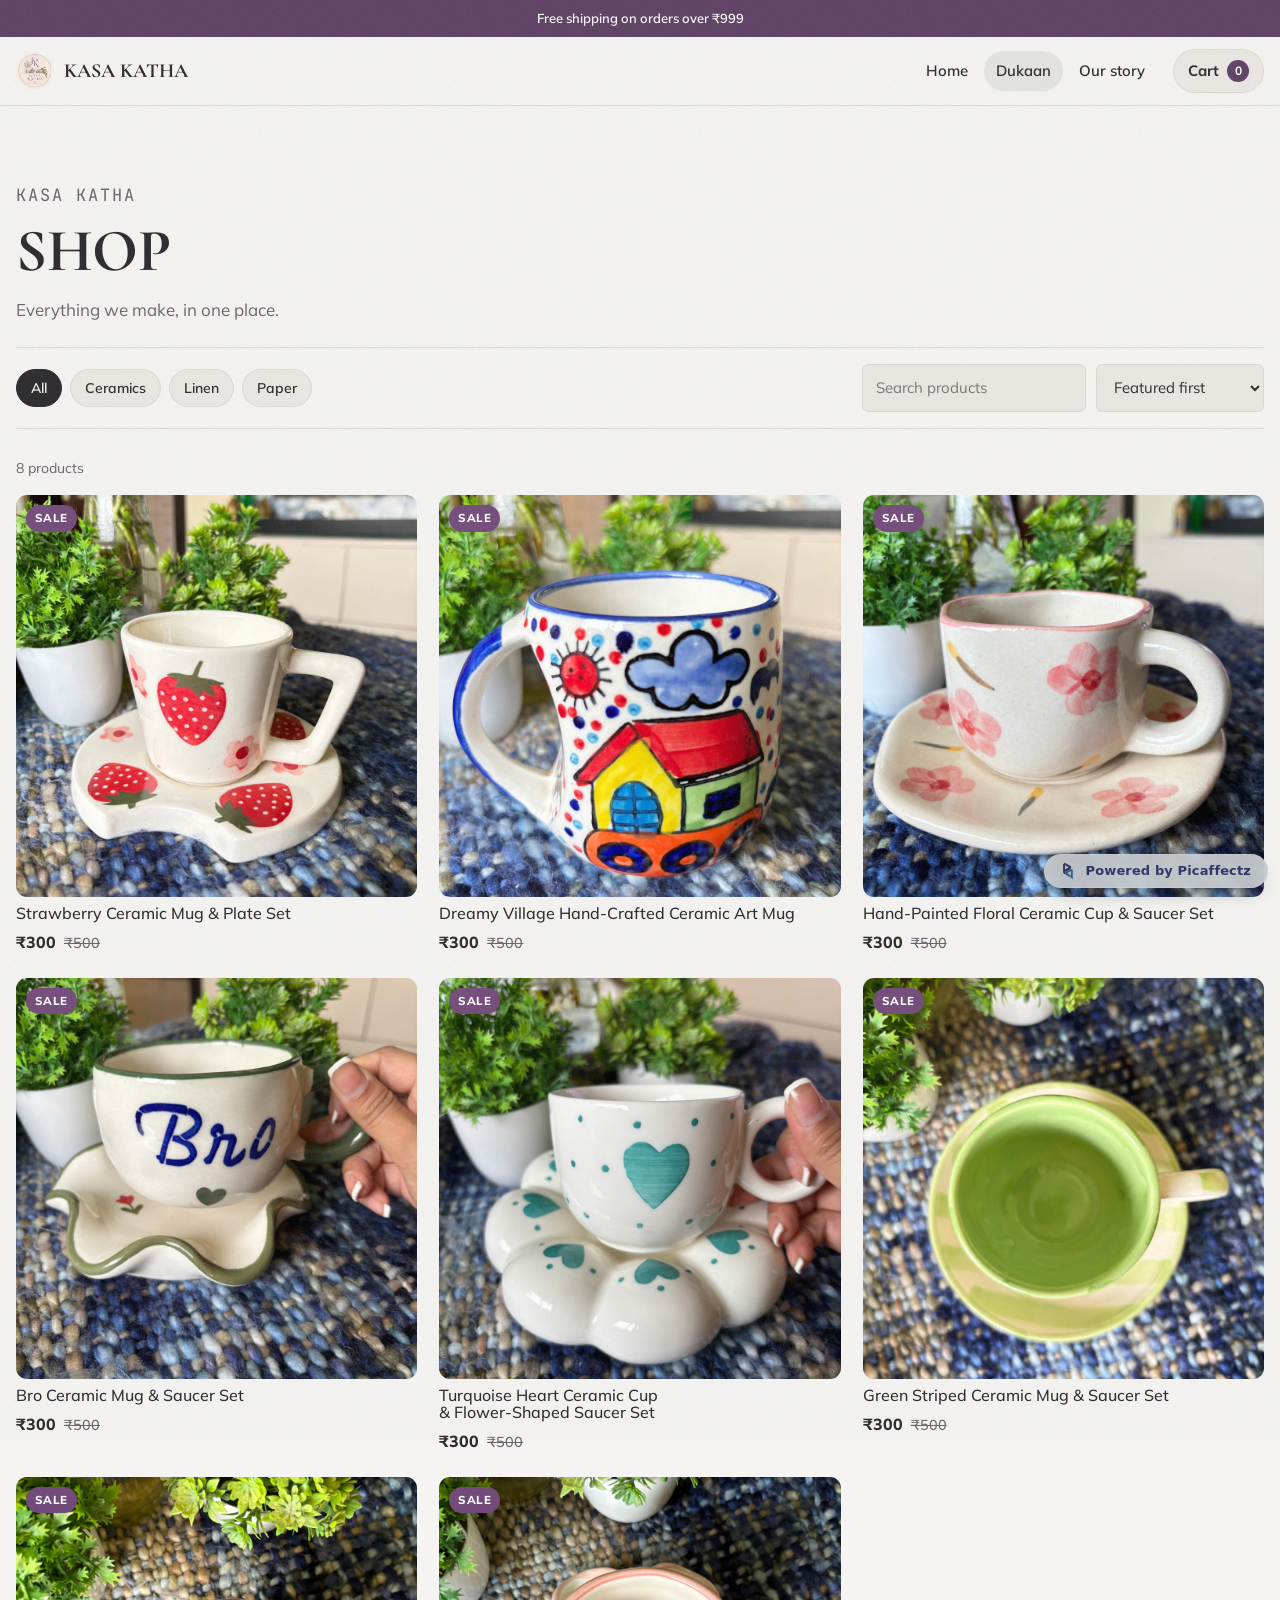
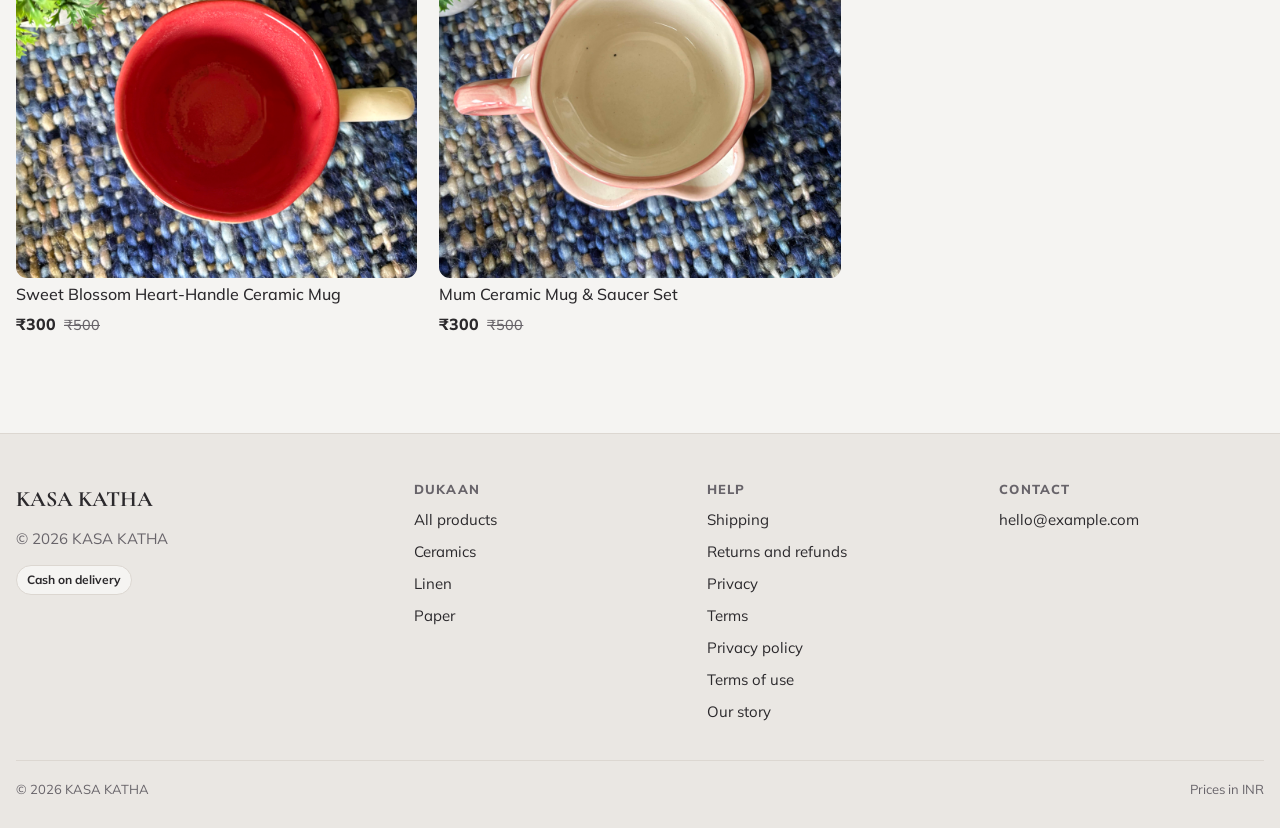
<file: shop.html>
<!doctype html>
<!-- Powered by Picaffectz | https://www.picaffectz.com -->
<!--
  Copyright (c) Picaffectz. All rights reserved.
  This source code is proprietary and confidential. Unauthorized copying or distribution is prohibited.
-->
<html lang="en">
<head>
<meta charset="utf-8">
<meta name="viewport" content="width=device-width,initial-scale=1,viewport-fit=cover">
<title>Shop · KASA KATHA</title>
<!-- site-meta -->
<link rel="icon" href="assets/uploads/1794389702930-kasa-katha-logo.jpg">
<meta name="description" content="Small-batch ceramics, linen and paper goods.">
<link rel="canonical" href="https://iprakashlal.github.io/kasa-katha/shop.html">
<meta property="og:type" content="website">
<meta property="og:title" content="Shop · KASA KATHA">
<meta property="og:description" content="Small-batch ceramics, linen and paper goods.">
<meta property="og:site_name" content="KASA KATHA">
<meta property="og:url" content="https://iprakashlal.github.io/kasa-katha/shop.html">
<meta name="twitter:card" content="summary">
<meta name="twitter:title" content="Shop · KASA KATHA">
<meta name="twitter:description" content="Small-batch ceramics, linen and paper goods.">
<style id="site-boot">html{background:#f5f4f2;--bg:#f5f4f2}</style>
<meta name="site-intro" content="split|#121070|#e1dfdf">
<!-- /site-meta -->
<script>try{var b=localStorage.getItem("site-bg:"+location.pathname.replace(/[^/]*$/,""));if(b){document.documentElement.style.background=b;document.documentElement.style.setProperty("--bg",b)}var F=JSON.parse(localStorage.getItem("site-fonts:"+location.pathname.replace(/[^/]*$/,""))||"[]");for(var i=0;i<F.length;i++)if(/^https:\/\/fonts\.googleapis\.com\//.test(F[i][1]||"")){var l=document.createElement("link");l.rel="stylesheet";l.href=F[i][1];l.setAttribute("data-boot","");document.head.appendChild(l)}var I=JSON.parse(localStorage.getItem("site-intro:"+location.pathname.replace(/[^/]*$/,""))||"null");if(I&&/^(#[0-9a-f]{3,8}|rgba?\([0-9., %]+\))$/i.test(I.bg||"")&&!matchMedia("(prefers-reduced-motion:reduce)").matches&&window.name!=="cms-preview"){var S=document.createElement("style");S.id="fx-boot";S.textContent="html{background:"+I.bg+"!important}body{visibility:hidden!important}";document.head.appendChild(S);setTimeout(function(){S.remove()},2500)}var x=sessionStorage.getItem("fx-exit");if(x){var c=x.charAt(0)=="{"?JSON.parse(x).bg:x;if(/^(#[0-9a-f]{3,8}|rgba?\([0-9., %]+\))$/i.test(c)){var s=document.createElement("style");s.id="fx-pre";s.textContent="html{background:"+c+"!important}body>*{visibility:hidden}";document.head.appendChild(s);setTimeout(function(){s.remove()},3500)}}}catch(e){}</script>
<link rel="preconnect" href="https://fonts.googleapis.com">
<link rel="stylesheet" href="assets/store.css?v=2a78dcc">
</head>
<body data-page="shop">
<div id="app"></div>
<noscript><p style="padding:24px">This shop needs JavaScript to show products.</p></noscript>
<script src="assets/badge.js?v=2a78dcc"></script><script src="assets/fx.js?v=2a78dcc"></script>
<script src="assets/motifs.js?v=2a78dcc"></script>
<script src="assets/store.js?v=2a78dcc"></script>
</body>
</html>
</file>
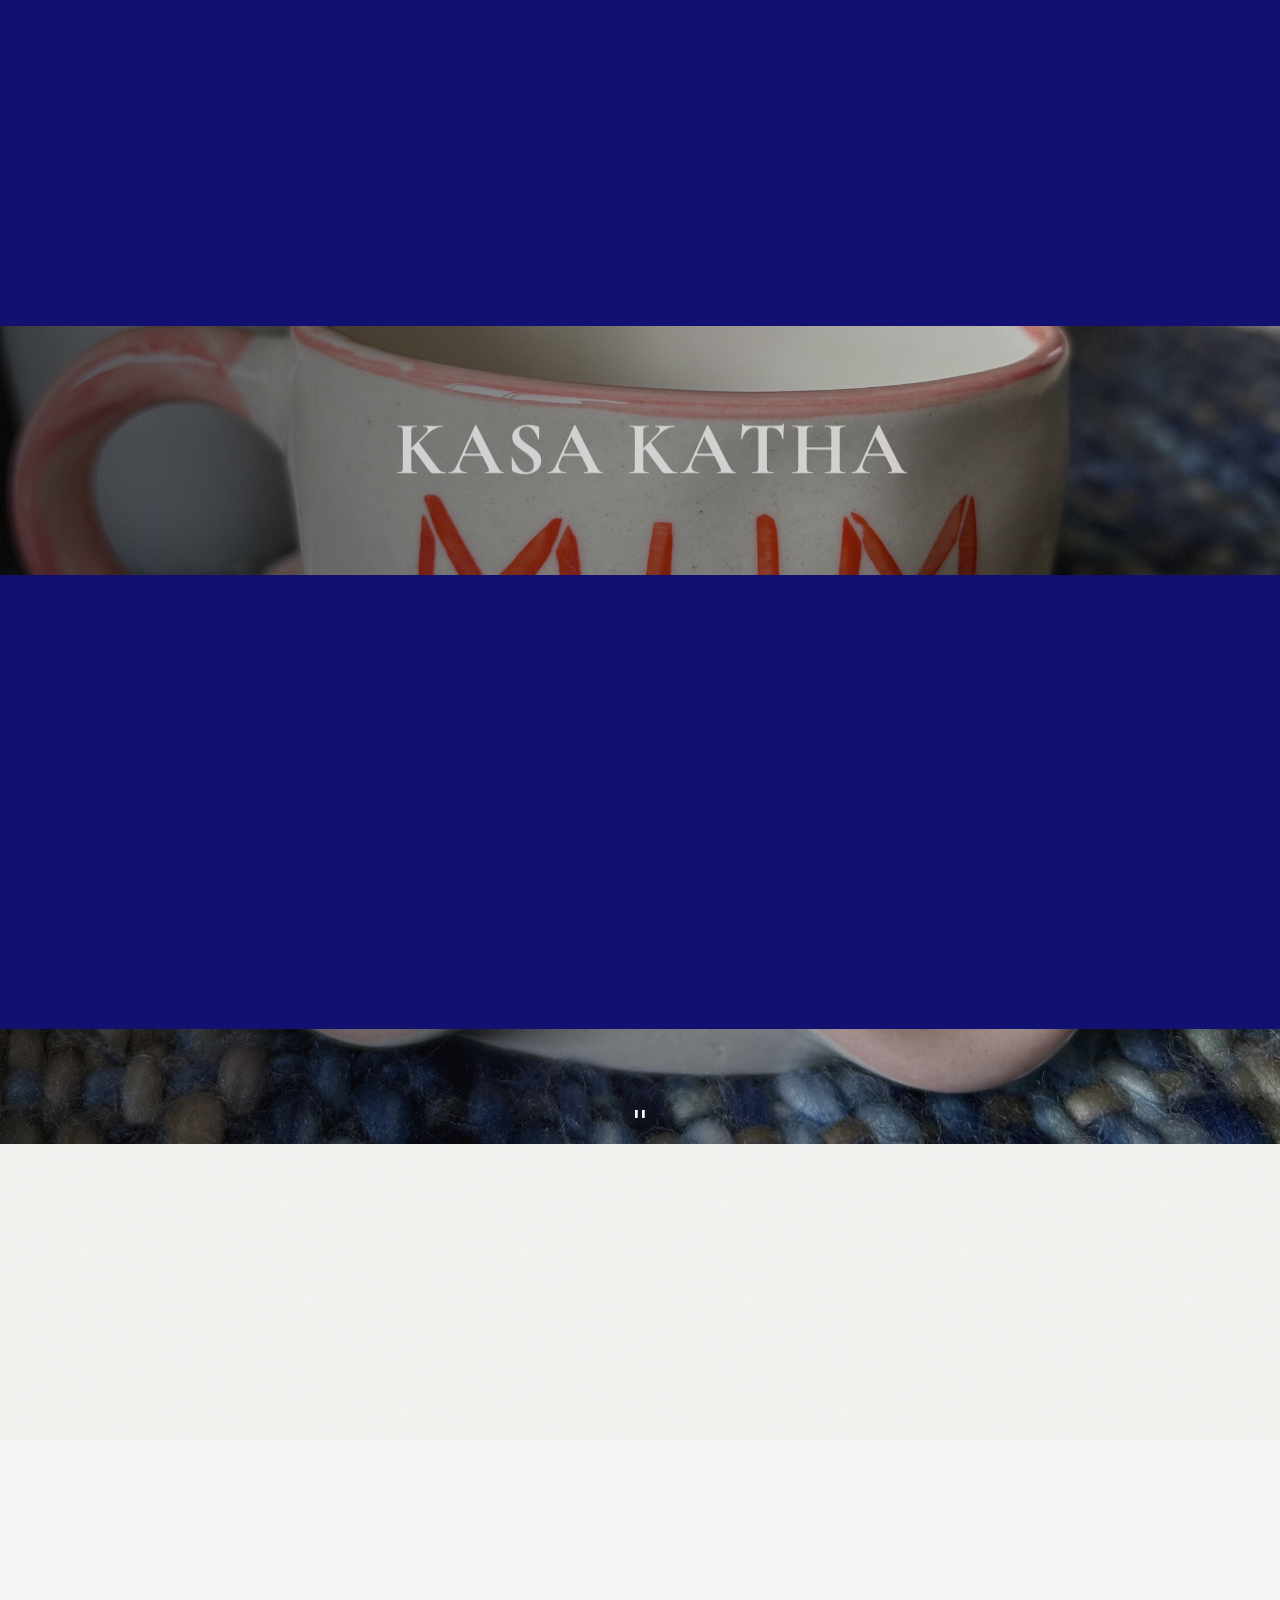
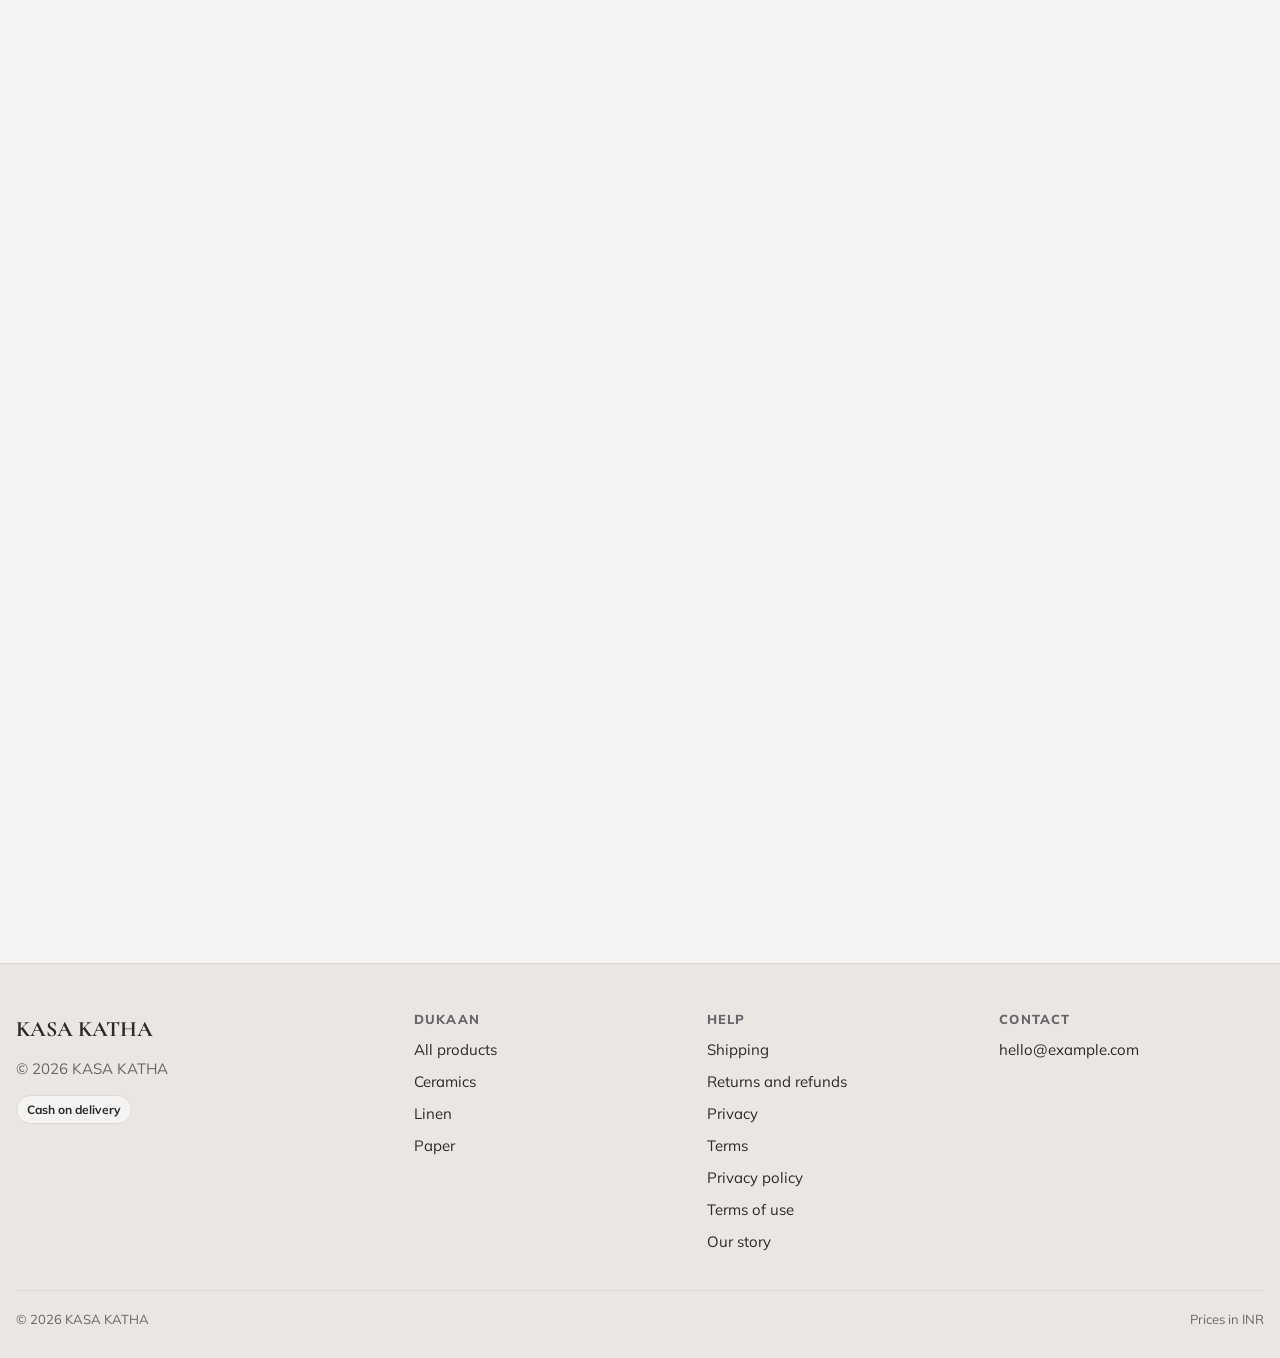
<file: warranty.html>
<!doctype html>
<!-- Powered by Picaffectz | https://www.picaffectz.com -->
<!--
  Copyright (c) Picaffectz. All rights reserved.
  This source code is proprietary and confidential. Unauthorized copying or distribution is prohibited.
-->
<html lang="en">
<head>
<meta charset="utf-8">
<meta name="viewport" content="width=device-width,initial-scale=1,viewport-fit=cover">
<title>Kasa Katha</title>
<!-- site-meta -->
<link rel="icon" href="assets/uploads/1794389702930-kasa-katha-logo.jpg">
<meta name="description" content="Small-batch ceramics, linen and paper goods.">
<link rel="canonical" href="https://iprakashlal.github.io/kasa-katha/warranty.html">
<meta property="og:type" content="website">
<meta property="og:title" content="Kasa Katha">
<meta property="og:description" content="Small-batch ceramics, linen and paper goods.">
<meta property="og:site_name" content="KASA KATHA">
<meta property="og:url" content="https://iprakashlal.github.io/kasa-katha/warranty.html">
<meta name="twitter:card" content="summary">
<meta name="twitter:title" content="Kasa Katha">
<meta name="twitter:description" content="Small-batch ceramics, linen and paper goods.">
<style id="site-boot">html{background:#f5f4f2;--bg:#f5f4f2}</style>
<meta name="site-intro" content="split|#121070|#e1dfdf">
<!-- /site-meta -->
<script>try{var b=localStorage.getItem("site-bg:"+location.pathname.replace(/[^/]*$/,""));if(b){document.documentElement.style.background=b;document.documentElement.style.setProperty("--bg",b)}var F=JSON.parse(localStorage.getItem("site-fonts:"+location.pathname.replace(/[^/]*$/,""))||"[]");for(var i=0;i<F.length;i++)if(/^https:\/\/fonts\.googleapis\.com\//.test(F[i][1]||"")){var l=document.createElement("link");l.rel="stylesheet";l.href=F[i][1];l.setAttribute("data-boot","");document.head.appendChild(l)}var I=JSON.parse(localStorage.getItem("site-intro:"+location.pathname.replace(/[^/]*$/,""))||"null");if(I&&/^(#[0-9a-f]{3,8}|rgba?\([0-9., %]+\))$/i.test(I.bg||"")&&!matchMedia("(prefers-reduced-motion:reduce)").matches&&window.name!=="cms-preview"){var S=document.createElement("style");S.id="fx-boot";S.textContent="html{background:"+I.bg+"!important}body{visibility:hidden!important}";document.head.appendChild(S);setTimeout(function(){S.remove()},2500)}var x=sessionStorage.getItem("fx-exit");if(x){var c=x.charAt(0)=="{"?JSON.parse(x).bg:x;if(/^(#[0-9a-f]{3,8}|rgba?\([0-9., %]+\))$/i.test(c)){var s=document.createElement("style");s.id="fx-pre";s.textContent="html{background:"+c+"!important}body>*{visibility:hidden}";document.head.appendChild(s);setTimeout(function(){s.remove()},3500)}}}catch(e){}</script>
<link rel="preconnect" href="https://fonts.googleapis.com">
<link rel="stylesheet" href="assets/store.css?v=2a78dcc">
</head>
<body data-page="warranty">
<div id="app"></div>
<noscript><p style="padding:24px">This shop needs JavaScript to show products.</p></noscript>
<script src="assets/badge.js?v=2a78dcc"></script><script src="assets/fx.js?v=2a78dcc"></script>
<script src="assets/motifs.js?v=2a78dcc"></script>
<script src="assets/store.js?v=2a78dcc"></script>
</body>
</html>
</file>
<file: assets/store.css>
/* Shop template. Every colour and font is a CSS variable the CMS rewrites. */
:root{
  --bg:#FAF7F2;--surface:#FFFFFF;--text:#1B1A17;--soft:#6B665D;--line:#E7E1D6;--accent:#1F4D3A;--accent2:#E9B949;--sale:#B4441B;
  --on-accent:#fff;--on-accent2:#1B1A17;--r:14px;
  --fd:"Fraunces",Georgia,serif;--fb:"Manrope","Helvetica Neue",Arial,sans-serif;--fm:"JetBrains Mono",ui-monospace,Menlo,monospace;
  --gl:max(16px,env(safe-area-inset-left,0px));--gr:max(16px,env(safe-area-inset-right,0px));
}
*{box-sizing:border-box}
html{scroll-behavior:smooth}
body{margin:0;background:var(--bg);color:var(--text);font-family:var(--fb);font-size:16px;line-height:1.6;-webkit-font-smoothing:antialiased;overflow-x:hidden}
img{max-width:100%;display:block}
a{color:inherit}
[hidden]{display:none!important}
:focus-visible{outline:2px solid var(--accent);outline-offset:3px;border-radius:6px}
h1,h2,h3,h4{font-family:var(--fd);margin:0;line-height:1.08;text-wrap:balance;letter-spacing:-.015em}
p{margin:0}
.wrap{max-width:var(--maxw,1200px);margin:0 auto;padding-left:var(--gl);padding-right:var(--gr)}
.eyebrow{font-family:var(--fm);font-size:12px;letter-spacing:.12em;text-transform:uppercase;color:var(--accent)}
.soft{color:var(--soft)}
.btn{display:inline-flex;align-items:center;justify-content:center;gap:8px;padding:13px 20px;border-radius:calc(var(--r)*.7);border:1px solid var(--text);background:transparent;color:var(--text);font:inherit;font-weight:700;font-size:15px;cursor:pointer;text-decoration:none;transition:transform .15s,background .2s,color .2s;white-space:nowrap}
.btn:hover{background:var(--text);color:var(--bg)}
.btn:active{transform:scale(.98)}
.btn.pri{background:var(--accent);border-color:var(--accent);color:var(--on-accent)}
.btn.pri:hover{filter:brightness(1.08);background:var(--accent);color:var(--on-accent)}
.btn.block{width:100%}
.btn:disabled{opacity:.45;cursor:not-allowed}
.link{font-weight:700;text-decoration:underline;text-underline-offset:3px}

/* announcement + header */
.announce{background:var(--accent);color:var(--on-accent);text-align:center;font-size:13px;font-weight:600;padding:8px var(--gr) 8px var(--gl)}
html[data-menu=scroll] .hdr{position:relative}
html[data-menu=hide] .hdr{transition:transform .45s cubic-bezier(.2,.8,.2,1)}
html[data-menu=hide].menu-away .hdr{transform:translateY(-110%)}
.hdr{position:sticky;top:0;z-index:40;background:color-mix(in srgb,var(--bg) 88%,transparent);backdrop-filter:blur(12px);border-bottom:1px solid var(--line)}
.hdr .wrap{display:flex;align-items:center;gap:16px;min-height:68px}
.brand{display:flex;align-items:center;gap:10px;text-decoration:none;min-width:0;margin-right:auto}
.brand .mark{width:38px;height:38px;border-radius:var(--logo-r,26%);background:var(--accent);color:var(--on-accent);display:grid;place-items:center;font-family:var(--fd);font-weight:800;overflow:hidden;flex:none}
.brand .mark img{width:100%;height:100%;object-fit:cover}
.brand b{font-family:var(--fd);font-size:clamp(14px,4.2vw,20px);font-weight:700;white-space:nowrap;overflow:hidden;text-overflow:ellipsis}
.nav{display:flex;gap:4px}
.nav a{text-decoration:none;font-weight:600;font-size:15px;padding:8px 12px;border-radius:999px}
.nav a:hover,.nav a[aria-current=page]{background:color-mix(in srgb,var(--text) 8%,transparent)}
.cartlink{position:relative;display:inline-flex;align-items:center;gap:8px;text-decoration:none;font-weight:700;font-size:15px;padding:9px 14px;border:1px solid var(--line);border-radius:999px;background:var(--surface)}
.cartlink .n{min-width:22px;height:22px;padding:0 6px;border-radius:99px;background:var(--accent);color:var(--on-accent);font-size:12px;display:grid;place-items:center;font-variant-numeric:tabular-nums}
.menubtn{display:none;border:1px solid var(--line);background:var(--surface);border-radius:10px;width:42px;height:42px;font-size:18px;cursor:pointer;color:var(--text)}
@media (max-width:760px){
  .menubtn{display:grid;place-items:center}
  .nav{display:none;position:absolute;left:0;right:0;top:100%;flex-direction:column;background:var(--bg);border-bottom:1px solid var(--line);padding:8px var(--gr) 12px var(--gl)}
  .nav.open{display:flex}
  .cartlink .t{display:none}
}

/* sections */
.sec{padding-block:clamp(56px,8vw,96px)}
.sec-h{display:flex;justify-content:space-between;align-items:end;gap:16px;flex-wrap:wrap;margin-bottom:28px}
.sec-h h2{font-size:clamp(28px,4vw,42px);font-weight:700}
.sec-h p{max-width:46ch}

/* hero */
.hero{padding-block:clamp(40px,7vw,88px)}
.hero .wrap{display:grid;grid-template-columns:minmax(0,1.05fr) minmax(0,1fr);gap:clamp(28px,5vw,64px);align-items:center}
.hero h1{font-size:clamp(40px,6.4vw,78px);font-weight:700;margin-top:14px}
.hero p.lead{font-size:18px;color:var(--soft);margin-top:18px;max-width:46ch}
.hero .cta{display:flex;gap:12px;flex-wrap:wrap;margin-top:28px}
.hero .art{position:relative;aspect-ratio:5/4;border-radius:calc(var(--r)*1.6);overflow:hidden;background:var(--surface)}
.hero .art>img{width:100%;height:100%;object-fit:cover}
.collage{position:absolute;inset:0;display:grid;grid-template-columns:1fr 1fr;grid-template-rows:1fr 1fr;gap:10px;padding:10px}
.collage>*:first-child{grid-row:span 2}
@media (max-width:820px){.hero .wrap{grid-template-columns:1fr}}

/* product placeholder art */
.ph{position:relative;width:100%;height:100%;overflow:hidden;background:color-mix(in srgb,var(--c) 16%,var(--surface));border-radius:inherit}
.ph i{position:absolute;display:block;background:var(--c);opacity:.85}
.ph i.a{width:46%;aspect-ratio:1;border-radius:50%;left:12%;top:14%}
.ph i.b{width:34%;aspect-ratio:1;right:10%;bottom:14%;opacity:.55}
.ph i.c{width:30%;aspect-ratio:1;left:40%;bottom:10%;clip-path:polygon(50% 0,100% 100%,0 100%);background:var(--accent2);opacity:.9}
.ph b{position:absolute;right:12px;top:10px;font-family:var(--fd);font-size:clamp(22px,4vw,38px);color:color-mix(in srgb,var(--c) 70%,var(--text));opacity:.55}

/* product grid + card */
.grid{display:grid;grid-template-columns:repeat(auto-fill,minmax(min(100%,240px),1fr));gap:clamp(14px,2vw,22px)}
.pcard{display:flex;flex-direction:column;gap:12px;text-decoration:none;min-width:0}
.pcard .im{position:relative;aspect-ratio:4/5;border-radius:var(--r);overflow:hidden;background:var(--surface);border:1px solid var(--line)}
.pcard .im img{width:100%;height:100%;object-fit:cover;transition:transform .5s cubic-bezier(.2,.8,.2,1)}
.pcard:hover .im img{transform:scale(1.04)}
.badge{position:absolute;left:10px;top:10px;z-index:2;background:var(--surface);color:var(--text);font-size:11.5px;font-weight:800;letter-spacing:.04em;text-transform:uppercase;padding:4px 9px;border-radius:999px;box-shadow:0 2px 8px rgba(0,0,0,.08)}
.badge.sale{background:var(--sale);color:var(--on-sale)}
.badge.out{background:var(--text);color:var(--bg)}
.pcard h3{font-family:var(--fb);font-size:16px;font-weight:700;letter-spacing:0}
.pcard .s{font-size:14px;color:var(--soft);display:-webkit-box;-webkit-line-clamp:1;-webkit-box-orient:vertical;overflow:hidden}
.price{display:flex;align-items:baseline;gap:8px;font-weight:800;font-variant-numeric:tabular-nums}
.price s{color:var(--soft);font-weight:500;font-size:.9em}
.price .off{color:var(--sale);font-size:.82em;font-weight:800}

/* categories */
.cats{display:grid;grid-template-columns:repeat(auto-fill,minmax(min(100%,220px),1fr));gap:16px}
.cat{position:relative;aspect-ratio:4/3;border-radius:var(--r);overflow:hidden;text-decoration:none;display:flex;align-items:end;padding:18px;background:var(--surface);border:1px solid var(--line)}
.cat>img,.cat>.ph{position:absolute;inset:0;width:100%;height:100%;object-fit:cover}
.cat::after{content:"";position:absolute;inset:0;background:linear-gradient(transparent 40%,rgba(0,0,0,.55))}
.cat span{position:relative;z-index:1;color:#fff;font-family:var(--fd);font-size:22px;font-weight:700}
.cat small{display:block;font-family:var(--fb);font-size:13px;font-weight:600;opacity:.85}

/* banner */
.banner{border-radius:calc(var(--r)*1.6);overflow:hidden;background:var(--accent);color:var(--on-accent);display:grid;grid-template-columns:minmax(0,1fr) minmax(0,1fr)}
.banner .tx{padding:clamp(28px,5vw,64px);display:flex;flex-direction:column;gap:16px;justify-content:center}
.banner h2{font-size:clamp(28px,4vw,46px)}
.banner p{opacity:.85;max-width:44ch}
.banner .btn{border-color:var(--on-accent);color:var(--on-accent);align-self:flex-start}
.banner .btn:hover{background:var(--on-accent);color:var(--accent)}
.banner .im{min-height:260px;position:relative}
.banner .im img,.banner .im .ph{position:absolute;inset:0;width:100%;height:100%;object-fit:cover;border-radius:0}
@media (max-width:760px){.banner{grid-template-columns:1fr}}

/* testimonials */
.quotes{display:grid;grid-template-columns:repeat(auto-fit,minmax(min(100%,280px),1fr));gap:18px}
.quote{background:var(--surface);border:1px solid var(--line);border-radius:var(--r);padding:24px;display:flex;flex-direction:column;gap:16px}
.quote p{font-family:var(--fd);font-size:20px;line-height:1.35}
.quote span{font-size:14px;color:var(--soft)}
.quote b{color:var(--text)}

/* shop toolbar */
.page-h{padding-block:clamp(36px,6vw,64px) 24px}
.page-h h1{font-size:clamp(36px,5.5vw,60px);font-weight:700;margin-top:10px}
.page-h p{color:var(--soft);margin-top:12px;max-width:56ch;font-size:17px}
.toolbar{display:flex;flex-wrap:wrap;gap:12px;align-items:center;justify-content:space-between;padding-block:16px;border-block:1px solid var(--line);margin-bottom:28px}
.chips{display:flex;flex-wrap:wrap;gap:8px}
.chip{border:1px solid var(--line);background:var(--surface);color:var(--text);border-radius:999px;padding:7px 14px;font:inherit;font-size:14px;font-weight:600;cursor:pointer;text-decoration:none}
.chip[aria-pressed=true]{background:var(--text);color:var(--bg);border-color:var(--text)}
.tools{display:flex;gap:10px;flex-wrap:wrap}
.in{border:1px solid var(--line);background:var(--surface);color:var(--text);border-radius:calc(var(--r)*.6);padding:11px 13px;font:inherit;font-size:15px;min-width:0;width:100%}
.in:focus{outline:none;border-color:var(--accent);box-shadow:0 0 0 3px color-mix(in srgb,var(--accent) 18%,transparent)}
.tools .in{width:auto}
.count{font-size:14px;color:var(--soft);margin-bottom:16px}
.empty{border:1px dashed var(--line);border-radius:var(--r);padding:48px 20px;text-align:center;color:var(--soft);display:flex;flex-direction:column;gap:14px;align-items:center}

/* product page */
.pd{display:grid;grid-template-columns:minmax(0,1.1fr) minmax(0,1fr);gap:clamp(24px,5vw,64px);padding-block:32px 64px;align-items:start}
.gal{display:flex;flex-direction:column;gap:12px;position:sticky;top:88px}
.gal .main{aspect-ratio:1;border-radius:calc(var(--r)*1.3);overflow:hidden;background:var(--surface);border:1px solid var(--line);position:relative}
.gal .main img{width:100%;height:100%;object-fit:cover}
.thumbs{display:flex;gap:10px;flex-wrap:wrap}
.thumbs button{width:72px;height:72px;border-radius:10px;overflow:hidden;border:2px solid transparent;padding:0;cursor:pointer;background:var(--surface)}
.thumbs button[aria-pressed=true]{border-color:var(--accent)}
.thumbs img{width:100%;height:100%;object-fit:cover}
.info{display:flex;flex-direction:column;gap:18px}
.info h1{font-size:clamp(32px,4.4vw,48px);font-weight:700}
.info .price{font-size:24px}
.stock{font-size:14px;font-weight:700;display:flex;align-items:center;gap:8px}
.stock::before{content:"";width:8px;height:8px;border-radius:50%;background:#2E9E5B}
.stock.low::before{background:#E0A100}
.stock.out::before{background:var(--sale)}
.opt{display:flex;flex-direction:column;gap:8px}
.lbl{font-size:12px;font-weight:800;letter-spacing:.08em;text-transform:uppercase;color:var(--soft)}
.optbtns{display:flex;gap:8px;flex-wrap:wrap}
.optbtns button{border:1px solid var(--line);background:var(--surface);color:var(--text);border-radius:10px;padding:9px 14px;font:inherit;font-weight:700;font-size:14px;cursor:pointer}
.optbtns button[aria-pressed=true]{border-color:var(--text);box-shadow:inset 0 0 0 1px var(--text)}
.qty{display:inline-flex;align-items:center;border:1px solid var(--line);border-radius:calc(var(--r)*.7);background:var(--surface);overflow:hidden}
.qty button{width:42px;height:46px;border:0;background:transparent;font-size:18px;cursor:pointer;color:var(--text)}
.qty button:disabled{opacity:.3;cursor:not-allowed}
.qty output{min-width:34px;text-align:center;font-weight:800;font-variant-numeric:tabular-nums}
.buy{display:flex;gap:10px;flex-wrap:wrap;align-items:center}
.buy .btn{flex:1;min-width:150px}
.feat{list-style:none;padding:0;margin:0;display:grid;gap:8px}
.feat li{display:flex;gap:10px;font-size:15px}
.feat li::before{content:"";flex:none;width:18px;height:18px;margin-top:3px;border-radius:50%;background:color-mix(in srgb,var(--accent) 14%,transparent) center/11px no-repeat url("data:image/svg+xml,%3Csvg xmlns='http://www.w3.org/2000/svg' viewBox='0 0 10 10'%3E%3Cpath d='M1.5 5.2l2.2 2.2L8.5 2.6' fill='none' stroke='%23555' stroke-width='1.6'/%3E%3C/svg%3E")}
.desc{display:flex;flex-direction:column;gap:12px;color:var(--soft);border-top:1px solid var(--line);padding-top:18px}
.crumbs{font-size:14px;color:var(--soft);padding-top:24px;display:flex;gap:8px;flex-wrap:wrap}
.crumbs a{text-decoration:none}
.crumbs a:hover{text-decoration:underline}
@media (max-width:860px){.pd{grid-template-columns:1fr}.gal{position:static}}

/* cart + checkout */
.two{display:grid;grid-template-columns:minmax(0,1fr) 380px;gap:clamp(20px,4vw,40px);align-items:start;padding-bottom:72px}
@media (max-width:900px){.two{grid-template-columns:1fr}}
.lines{display:flex;flex-direction:column;border-top:1px solid var(--line)}
.line{display:grid;grid-template-columns:88px minmax(0,1fr) auto;gap:16px;padding-block:18px;border-bottom:1px solid var(--line);align-items:center}
.line .im{width:88px;height:104px;border-radius:12px;overflow:hidden;background:var(--surface);border:1px solid var(--line)}
.line .im img{width:100%;height:100%;object-fit:cover}
.line h3{font-family:var(--fb);font-size:16px;font-weight:700;letter-spacing:0}
.line .meta{font-size:14px;color:var(--soft)}
.line .act{display:flex;align-items:center;gap:12px;margin-top:10px;flex-wrap:wrap}
.line .tot{font-weight:800;font-variant-numeric:tabular-nums;text-align:right}
.rm{border:0;background:none;color:var(--soft);font:inherit;font-size:14px;text-decoration:underline;cursor:pointer;padding:0}
@media (max-width:520px){.line{grid-template-columns:72px minmax(0,1fr)}.line .im{width:72px;height:88px}.line .tot{grid-column:2;text-align:left}}
.sum{background:var(--surface);border:1px solid var(--line);border-radius:var(--r);padding:22px;display:flex;flex-direction:column;gap:12px;position:sticky;top:88px}
.sum h2{font-size:22px}
.row{display:flex;justify-content:space-between;gap:12px;font-size:15px;font-variant-numeric:tabular-nums}
.row.t{font-size:19px;font-weight:800;border-top:1px solid var(--line);padding-top:12px}
.note{font-size:13px;color:var(--soft);background:color-mix(in srgb,var(--accent) 7%,transparent);border-radius:10px;padding:10px 12px}
.note b{color:var(--text)}
.form{display:flex;flex-direction:column;gap:16px}
.fgrid{display:grid;grid-template-columns:1fr 1fr;gap:14px}
@media (max-width:560px){.fgrid{grid-template-columns:1fr}}
.f{display:flex;flex-direction:column;gap:6px;min-width:0}
.f.full{grid-column:1/-1}
.f label{font-size:13px;font-weight:700}
.f .err{font-size:13px;color:var(--sale);min-height:0}
.box{background:var(--surface);border:1px solid var(--line);border-radius:var(--r);padding:22px;display:flex;flex-direction:column;gap:16px}
.box h2{font-size:22px}
.pays{display:flex;flex-direction:column;gap:10px}
.pay{display:flex;gap:12px;align-items:flex-start;border:1px solid var(--line);border-radius:12px;padding:14px;cursor:pointer;background:var(--bg)}
.pay:has(input:checked){border-color:var(--accent);box-shadow:inset 0 0 0 1px var(--accent)}
.pay input{margin-top:4px;accent-color:var(--accent)}
.pay b{display:block}
.pay span{font-size:13px;color:var(--soft)}
.mini{display:flex;flex-direction:column;gap:10px;max-height:280px;overflow:auto}
.mini .it{display:grid;grid-template-columns:48px minmax(0,1fr) auto;gap:10px;align-items:center;font-size:14px}
.mini .it .im{width:48px;height:56px;border-radius:8px;overflow:hidden;background:var(--bg)}
.mini .it .im img{width:100%;height:100%;object-fit:cover}
.done{max-width:720px;margin:0 auto;padding-block:48px 80px;display:flex;flex-direction:column;gap:22px}
.done h1{font-size:clamp(32px,5vw,52px)}
.oid{font-family:var(--fm);font-size:20px;font-weight:500;background:var(--surface);border:1px dashed var(--line);border-radius:12px;padding:12px 16px;display:inline-block}
.step{display:grid;grid-template-columns:40px minmax(0,1fr);gap:14px}
.step>i{width:40px;height:40px;border-radius:50%;background:var(--accent);color:var(--on-accent);display:grid;place-items:center;font-style:normal;font-weight:800}
.step>div{display:flex;flex-direction:column;gap:12px;min-width:0}
.qr{background:#fff;padding:12px;border-radius:14px;border:1px solid var(--line);align-self:flex-start;line-height:0}
.qr img,.qr canvas{width:200px;height:200px}
.copyrow{display:flex;gap:8px;align-items:center;justify-content:space-between;border:1px solid var(--line);border-radius:10px;padding:8px 8px 8px 12px;background:var(--surface)}
.copyrow code{font-family:var(--fm);font-size:13px;word-break:break-all}
.copyrow button{border:1px solid var(--line);background:var(--bg);border-radius:8px;padding:6px 10px;font:inherit;font-size:13px;font-weight:700;cursor:pointer;color:var(--text);flex:none}
pre.msg{white-space:pre-wrap;font-family:var(--fm);font-size:12.5px;background:var(--surface);border:1px solid var(--line);border-radius:12px;padding:14px;margin:0;max-height:260px;overflow:auto}

/* portfolio page */
.pf-hero .wrap{display:grid;grid-template-columns:minmax(0,1fr) minmax(0,1fr);gap:clamp(24px,5vw,64px);align-items:center}
.pf-hero .im{aspect-ratio:4/3;border-radius:calc(var(--r)*1.6);overflow:hidden;background:var(--surface)}
.pf-hero .im img{width:100%;height:100%;object-fit:cover}
@media (max-width:820px){.pf-hero .wrap{grid-template-columns:1fr}}
.story{display:grid;grid-template-columns:minmax(0,1fr) minmax(0,1.3fr);gap:clamp(24px,5vw,64px)}
.story .body{display:flex;flex-direction:column;gap:14px;color:var(--soft);font-size:17px}
@media (max-width:820px){.story{grid-template-columns:1fr}}
.stats{display:grid;grid-template-columns:repeat(auto-fit,minmax(140px,1fr));border-block:1px solid var(--line);margin-top:40px}
.stats div{padding:24px 16px;border-right:1px solid var(--line)}
.stats div:last-child{border-right:0}
.stats b{display:block;font-family:var(--fd);font-size:clamp(34px,5vw,52px);font-weight:700;font-variant-numeric:tabular-nums}
.stats span{font-size:14px;color:var(--soft)}
.work{display:grid;grid-template-columns:repeat(auto-fill,minmax(min(100%,300px),1fr));gap:20px}
.wcard{background:var(--surface);border:1px solid var(--line);border-radius:var(--r);overflow:hidden;display:flex;flex-direction:column;min-width:0}
.wcard .im{aspect-ratio:16/10;position:relative}
.wcard .im img{width:100%;height:100%;object-fit:cover}
.wcard .bd{padding:20px;display:flex;flex-direction:column;gap:8px}
.wcard .tag{font-size:12px;font-weight:800;letter-spacing:.06em;text-transform:uppercase;color:var(--accent)}
.wcard h3{font-size:21px}
.wcard p{color:var(--soft);font-size:15px}
.ctaband{background:var(--surface);border:1px solid var(--line);border-radius:calc(var(--r)*1.6);padding:clamp(28px,5vw,56px);display:flex;flex-direction:column;gap:14px;align-items:flex-start}
.ctaband h2{font-size:clamp(28px,4vw,42px)}

/* policies */
.pol{max-width:760px;display:flex;flex-direction:column;gap:36px;padding-bottom:80px}
.pol section{scroll-margin-top:90px}
.pol h2{font-size:28px;margin-bottom:10px}
.pol p{color:var(--soft);white-space:pre-line}

/* footer */
.ftr{border-top:1px solid var(--line);margin-top:24px;padding-block:48px 28px;background:var(--surface)}
.ftr .cols{display:grid;grid-template-columns:minmax(0,1.4fr) repeat(3,minmax(0,1fr));gap:28px}
.ftr h4{font-family:var(--fb);font-size:13px;font-weight:800;letter-spacing:.08em;text-transform:uppercase;color:var(--soft);margin-bottom:12px}
.ftr ul{list-style:none;padding:0;margin:0;display:flex;flex-direction:column;gap:8px;font-size:15px}
.ftr ul a{text-decoration:none}
.ftr ul a:hover{text-decoration:underline}
.ftr .about p{color:var(--soft);font-size:15px;margin-top:10px;max-width:36ch}
.ftr .pm{display:flex;flex-wrap:wrap;gap:6px;margin-top:14px}
.ftr .pm span{font-size:12px;font-weight:700;border:1px solid var(--line);border-radius:999px;padding:4px 10px;background:var(--bg)}
.ftr .base{display:flex;justify-content:space-between;gap:12px;flex-wrap:wrap;margin-top:36px;padding-top:18px;border-top:1px solid var(--line);font-size:13px;color:var(--soft)}
@media (max-width:820px){.ftr .cols{grid-template-columns:1fr 1fr}}
@media (max-width:480px){.ftr .cols{grid-template-columns:1fr}}

.toast{position:fixed;left:50%;bottom:calc(20px + env(safe-area-inset-bottom,0px));transform:translate(-50%,160px);background:var(--text);color:var(--bg);font-weight:700;padding:12px 18px;border-radius:12px;z-index:300;transition:transform .35s cubic-bezier(.2,.8,.2,1);max-width:calc(100% - 32px);font-size:14px;display:flex;gap:12px;align-items:center}
.toast a{color:inherit}
.toast.on{transform:translate(-50%,0)}
.skip{position:absolute;left:-9999px;top:8px;background:var(--text);color:var(--bg);padding:8px 12px;border-radius:8px;z-index:100}
.skip:focus{left:8px}
/* ================= THEME STYLES (set by Design → Theme & layout) ================= */
html[data-width=wide]{--maxw:1400px}html[data-width=narrow]{--maxw:1040px}
/* hero layouts */
.hero{position:relative;overflow:hidden}
.hero .wrap{position:relative;z-index:1}
html[data-layout=reverse] .hero .art{order:-1}
html[data-layout=center] .hero .wrap,html[data-layout=minimal] .hero .wrap,html[data-layout=stacked] .hero .wrap{grid-template-columns:1fr}
html[data-layout=center] .hero .htx{text-align:center;display:flex;flex-direction:column;align-items:center}
html[data-layout=center] .hero p.lead{margin-inline:auto}
html[data-layout=center] .hero .cta{justify-content:center}
html[data-layout=center] .hero .art{aspect-ratio:16/7;width:100%}
html[data-layout=minimal] .hero .art{display:none}
html[data-layout=minimal] .hero{padding-block:clamp(60px,10vw,140px)}
html[data-layout=minimal] .hero h1{font-size:clamp(48px,9vw,120px);max-width:16ch}
html[data-layout=stacked] .hero{min-height:min(620px,82svh);display:flex;align-items:flex-end;padding-block:0 clamp(40px,6vw,80px);color:#fff}
html[data-layout=stacked] .hero .wrap{position:static;width:100%}
html[data-layout=stacked] .hero .art{position:absolute;inset:0;aspect-ratio:auto;border-radius:0;z-index:0}
html[data-layout=stacked] .hero .art::after{content:"";position:absolute;inset:0;background:linear-gradient(180deg,rgba(0,0,0,.05) 25%,rgba(0,0,0,.72))}
html[data-layout=stacked] .hero .htx{position:relative;z-index:2}
html[data-layout=stacked] .hero .eyebrow,html[data-layout=stacked] .hero p.lead{color:rgba(255,255,255,.9)}
html[data-layout=stacked] .hero .btn:not(.pri){border-color:#fff;color:#fff}
html[data-layout=stacked] .hero .btn:not(.pri):hover{background:#fff;color:#111}
/* header */
html[data-nav=bar] .hdr{background:var(--deep);color:var(--on-deep);border-bottom-color:transparent}
html[data-nav=bar] .hdr .cartlink,html[data-nav=bar] .hdr .menubtn{background:transparent;color:inherit;border-color:color-mix(in srgb,currentColor 30%,transparent)}
html[data-nav=bar] .nav a:hover,html[data-nav=bar] .nav a[aria-current=page]{background:color-mix(in srgb,currentColor 14%,transparent)}
@media (max-width:760px){html[data-nav=bar] .nav{background:var(--deep)}}
html[data-nav=float] .hdr{background:transparent;border-bottom-color:transparent;backdrop-filter:none;-webkit-backdrop-filter:none;position:relative}
html[data-nav=center] .hdr .wrap{display:grid;grid-template-columns:1fr auto 1fr;padding-block:12px 6px;row-gap:4px}
html[data-nav=center] .brand{grid-column:2;grid-row:1;margin:0}
html[data-nav=center] .nav{grid-column:1/-1;grid-row:2;justify-content:center}
html[data-nav=center] .cartlink{grid-column:3;grid-row:1;justify-self:end}
html[data-nav=center] .menubtn{grid-column:1;grid-row:1;justify-self:start}
/* surfaces */
html[data-cards=outline] :is(.box,.sum,.quote,.wcard,.ocard,.ctaband){background:transparent;border-width:1.5px}
html[data-cards=elevated] :is(.box,.sum,.quote,.wcard,.ocard,.ctaband){border-color:transparent;box-shadow:0 22px 46px -26px rgba(0,0,0,.45),0 2px 6px rgba(0,0,0,.06)}
html[data-cards=brutal] :is(.box,.sum,.quote,.wcard,.ocard,.ctaband,.banner){border:2px solid var(--text);box-shadow:5px 5px 0 var(--text)}
html[data-cards=glass] :is(.box,.sum,.quote,.wcard,.ocard,.ctaband){background:color-mix(in srgb,var(--surface) 60%,transparent);backdrop-filter:blur(14px);-webkit-backdrop-filter:blur(14px);border-color:color-mix(in srgb,var(--text) 14%,transparent)}
html[data-cards=flat] :is(.box,.sum,.quote,.wcard,.ocard,.ctaband){border-color:transparent}
/* product cards */
html[data-product=framed] .pcard{background:var(--surface);border:1px solid var(--line);border-radius:var(--r);padding:10px 10px 14px}
html[data-product=framed] .pcard .im{border:0;border-radius:calc(var(--r)*.7)}
html[data-product=framed] .pcard>div:not(.im){padding-inline:4px}
html[data-cards=brutal][data-product=framed] .pcard{border:2px solid var(--text);box-shadow:5px 5px 0 var(--text)}
html[data-product=overlay] .pcard{position:relative;gap:0}
html[data-product=overlay] .pcard .im{aspect-ratio:3/4}
html[data-product=overlay] .pcard .im::after{content:"";position:absolute;inset:0;background:linear-gradient(180deg,transparent 45%,rgba(0,0,0,.72));pointer-events:none}
html[data-product=overlay] .pcard>div:nth-child(2){position:absolute;left:14px;right:14px;bottom:44px;z-index:3;color:#fff}
html[data-product=overlay] .pcard .s{color:rgba(255,255,255,.82)}
html[data-product=overlay] .pcard .price{position:absolute;left:14px;bottom:14px;z-index:3;color:#fff}
html[data-product=overlay] .pcard .price s{color:rgba(255,255,255,.7)}
html[data-product=minimal] .pcard{gap:8px}
html[data-product=minimal] .pcard .im{border:0;aspect-ratio:1/1}
html[data-product=minimal] .pcard h3{font-weight:500}
html[data-product=minimal] .pcard .s{display:none}
/* products per row */
html[data-grid="2"] .grid{grid-template-columns:repeat(2,minmax(0,1fr))}
html[data-grid="3"] .grid{grid-template-columns:repeat(3,minmax(0,1fr))}
html[data-grid="4"] .grid{grid-template-columns:repeat(4,minmax(0,1fr))}
@media (max-width:900px){html[data-grid="4"] .grid,html[data-grid="3"] .grid{grid-template-columns:repeat(2,minmax(0,1fr))}}
@media (max-width:520px){html[data-grid="2"] .grid{grid-template-columns:1fr}}
/* buttons */
html[data-buttons=brutal] .btn{border-width:2px;border-color:var(--text);box-shadow:4px 4px 0 var(--text)}
html[data-buttons=brutal] .btn:hover{transform:translate(-2px,-2px);box-shadow:6px 6px 0 var(--text)}
html[data-buttons=brutal] .btn.pri{border-color:var(--text)}
html[data-buttons=pill] .btn,html[data-buttons=pill] .cartlink{border-radius:999px}
html[data-buttons=sharp] .btn{border-radius:0;text-transform:uppercase;letter-spacing:.08em;font-size:13px}
html[data-buttons=sharp] .cartlink{border-radius:0}
html[data-buttons=outline] .btn.pri{background:transparent;color:var(--accent);border:2px solid var(--accent)}
html[data-buttons=outline] .btn.pri:hover{background:var(--accent);color:var(--on-accent)}
html[data-buttons=glow] .btn{border-radius:14px}
html[data-buttons=glow] .btn.pri{box-shadow:0 10px 30px -8px var(--accent)}
html[data-buttons=glow] .btn.pri:hover{box-shadow:0 14px 40px -6px var(--accent)}
/* entrance animations */
.rv{transition:transform .8s cubic-bezier(.2,.8,.2,1),opacity .8s,filter .8s}
.rv.wait{opacity:0}
html[data-motion-style=rise] .rv.wait{transform:translateY(34px)}
html[data-motion-style=zoom] .rv.wait{transform:scale(.9)}
html[data-motion-style=slide] .rv.wait{transform:translateX(-56px)}
html[data-motion-style=blur] .rv.wait{transform:translateY(12px);filter:blur(12px)}
html[data-motion-style=flip] .rv{transform-origin:50% 0}
html[data-motion-style=flip] .rv.wait{transform:perspective(900px) rotateX(-22deg) translateY(24px)}
/* background patterns */
body{position:relative}
html:not([data-pattern=none]):not([data-pattern=""]) body::before{content:"";position:fixed;inset:0;z-index:-1;pointer-events:none;opacity:.5}
html[data-pattern=grid] body::before{background-image:linear-gradient(var(--line) 1px,transparent 1px),linear-gradient(90deg,var(--line) 1px,transparent 1px);background-size:56px 56px;opacity:.45}
html[data-pattern=dots] body::before{background-image:radial-gradient(var(--line) 1.5px,transparent 1.7px);background-size:26px 26px;opacity:.9}
html[data-pattern=lines] body::before{background-image:linear-gradient(var(--line) 1px,transparent 1px);background-size:100% 34px}
html[data-pattern=diagonal] body::before{background-image:repeating-linear-gradient(45deg,var(--line) 0 1px,transparent 1px 22px)}
html[data-pattern=waves] body::before{background:var(--line);-webkit-mask:url("data:image/svg+xml,%3Csvg xmlns='http://www.w3.org/2000/svg' width='60' height='24'%3E%3Cpath d='M0 12c15 0 15-10 30-10s15 10 30 10' fill='none' stroke='black' stroke-width='1.4'/%3E%3C/svg%3E") repeat;mask:url("data:image/svg+xml,%3Csvg xmlns='http://www.w3.org/2000/svg' width='60' height='24'%3E%3Cpath d='M0 12c15 0 15-10 30-10s15 10 30 10' fill='none' stroke='black' stroke-width='1.4'/%3E%3C/svg%3E") repeat;opacity:.7}
html[data-pattern=cross] body::before{background:var(--line);-webkit-mask:url("data:image/svg+xml,%3Csvg xmlns='http://www.w3.org/2000/svg' width='36' height='36'%3E%3Cpath d='M18 12v12M12 18h12' stroke='black' stroke-width='1.6'/%3E%3C/svg%3E") repeat;mask:url("data:image/svg+xml,%3Csvg xmlns='http://www.w3.org/2000/svg' width='36' height='36'%3E%3Cpath d='M18 12v12M12 18h12' stroke='black' stroke-width='1.6'/%3E%3C/svg%3E") repeat;opacity:.8}
/* decorative shapes behind the home hero */
.orn{position:absolute;inset:0;pointer-events:none;z-index:0}
.orn i{position:absolute;display:block}
.orn i:nth-child(1){width:220px;height:220px;border-radius:50%;background:var(--accent2);left:-90px;bottom:-90px;opacity:.5}
.orn i:nth-child(2){width:120px;height:120px;background:var(--accent);right:6%;top:-30px;transform:rotate(18deg);border-radius:calc(var(--r)*.6);opacity:.35}
.orn i:nth-child(3){width:0;height:0;border-left:70px solid transparent;border-right:70px solid transparent;border-bottom:120px solid var(--sale);right:44%;bottom:-40px;opacity:.25}
html[data-ornament=outline] .orn i:nth-child(1){background:transparent;box-shadow:inset 0 0 0 3px var(--accent2);opacity:.9}
html[data-ornament=outline] .orn i:nth-child(2){background:transparent;box-shadow:inset 0 0 0 3px var(--accent);opacity:.8}
html[data-ornament=outline] .orn i:nth-child(3){opacity:.18}
html[data-ornament=soft] .orn i{filter:blur(40px);opacity:.45;border-radius:50%}
html[data-ornament=soft] .orn i:nth-child(1){width:380px;height:380px}
html[data-ornament=soft] .orn i:nth-child(2){width:300px;height:300px}
html[data-ornament=soft] .orn i:nth-child(3){border:0;width:260px;height:260px;background:var(--sale)}
html[data-layout=stacked] .orn{display:none}
/* headings */
html[data-heading=upper] :is(.hero h1,.sec-h h2,.page-h h1,.banner h2,.ctaband h2){text-transform:uppercase;letter-spacing:-.005em}
html[data-heading=italic] :is(.hero h1,.page-h h1,.banner h2){font-style:italic}
html[data-heading=italic] .sec-h h2{font-style:italic;font-weight:600}
html[data-heading=tight] :is(.hero h1,.sec-h h2,.page-h h1,.banner h2){letter-spacing:-.05em;font-weight:800;line-height:.95}
/* section labels */
main{counter-reset:sec}
.sec-h{counter-increment:sec}
.sec-h h2::before{font-family:var(--fm);font-size:.4em;font-weight:700;letter-spacing:.08em;color:var(--accent);vertical-align:.5em;margin-right:12px}
html[data-shead=dot] .sec-h h2::before{content:"";display:inline-block;width:10px;height:10px;border-radius:50%;background:var(--accent);vertical-align:.32em}
html[data-shead=number] .sec-h h2::before{content:counter(sec,decimal-leading-zero)}
html[data-shead=line] .sec-h h2::before{content:"";display:inline-block;width:28px;height:2px;background:var(--accent);vertical-align:.32em}
html[data-shead=bracket] .sec-h h2::before{content:"[" counter(sec) "]"}
html[data-shead=slash] .sec-h h2::before{content:"//"}
@media (prefers-reduced-motion:reduce){*,*::before,*::after{animation:none!important;transition:none!important;scroll-behavior:auto!important}}
@media (prefers-reduced-motion:reduce){.rv.wait{opacity:1;transform:none;filter:none}}

/* account */
.acct-h{display:flex;justify-content:space-between;align-items:flex-start;gap:16px;flex-wrap:wrap}
.chip[aria-selected=true]{background:var(--text);color:var(--bg);border-color:var(--text)}
.olist{display:flex;flex-direction:column;gap:14px}
.ocard{background:var(--surface);border:1px solid var(--line);border-radius:var(--r);padding:20px;display:flex;flex-direction:column;gap:16px}
.ocard-h{display:flex;justify-content:space-between;gap:12px;align-items:flex-start}
.ocard-h div{display:flex;flex-direction:column;gap:2px}
.ocard-h b{font-variant-numeric:tabular-nums}
.oitems{margin:0;padding-left:18px;font-size:14px;display:flex;flex-direction:column;gap:4px}
.track{list-style:none;margin:0;padding:0;display:grid;grid-template-columns:repeat(5,minmax(0,1fr))}
.track li{position:relative;display:flex;flex-direction:column;align-items:center;gap:8px;font-size:12.5px;font-weight:600;color:var(--soft);text-align:center}
.track li i{width:16px;height:16px;border-radius:50%;border:2px solid var(--line);background:var(--surface);position:relative;z-index:1}
.track li::before{content:"";position:absolute;top:7px;right:50%;width:100%;height:2px;background:var(--line)}
.track li:first-child::before{display:none}
.track li.on{color:var(--text)}
.track li.on i{background:var(--accent);border-color:var(--accent)}
.track li.on::before{background:var(--accent)}
.badge-x{align-self:flex-start;background:var(--sale);color:var(--on-sale);font-size:12px;font-weight:800;text-transform:uppercase;letter-spacing:.06em;padding:4px 10px;border-radius:999px}
.btn.wish{align-self:flex-start}
.btn.wish[aria-pressed=true]{border-color:var(--sale);color:var(--sale)}
.btn.wish[aria-pressed=true]:hover{background:var(--sale);color:var(--on-sale)}
.in[readonly]{background:var(--bg);color:var(--soft)}

/* Element-pack illustrations (assets/motifs.js) */
.mo-ph{background:radial-gradient(circle at 50% 45%,color-mix(in srgb,var(--c) 22%,var(--surface)),color-mix(in srgb,var(--c) 10%,var(--surface)) 70%)}
.mo-ph span{position:absolute;display:block}
.mo-ph span svg{width:100%;height:100%;display:block;overflow:visible}
.mo-ph .mo-a{width:56%;aspect-ratio:1;left:22%;top:18%;filter:drop-shadow(0 14px 18px rgba(0,0,0,.18));transition:transform .6s cubic-bezier(.2,.8,.2,1)}
.mo-ph .mo-photo{position:absolute;inset:0;width:100%;height:100%;object-fit:cover;transition:transform .7s cubic-bezier(.2,.8,.2,1)}
.mo-ph .mo-b{width:22%;aspect-ratio:1;right:6%;bottom:6%;transform:rotate(12deg);z-index:1}
.pcard:hover .mo-ph .mo-photo,.cat:hover .mo-ph .mo-photo{transform:scale(1.06)}
.mo-ph .mo-fallback{position:absolute;inset:0}
.pcard:hover .mo-ph .mo-a,.cat:hover .mo-ph .mo-a{transform:rotate(-6deg) scale(1.06)}
.orn.mo span{position:absolute;display:block}
.orn.mo span svg{width:100%;height:100%;display:block}
.orn.mo span:nth-child(1){width:200px;height:200px;left:-50px;bottom:-40px;opacity:.4;transform:rotate(-12deg)}
.orn.mo span:nth-child(2){width:120px;height:120px;right:5%;top:12px;opacity:.35;transform:rotate(14deg)}
.orn.mo span:nth-child(3){width:110px;height:110px;right:42%;bottom:-24px;opacity:.28}
html[data-ornament=soft] .orn.mo span{filter:blur(3px);border-radius:0}
html[data-ornament=outline] .orn.mo span{opacity:.22}

/* headings keep the lines typed in the CMS (see fitLines in store.js) */
h1.fit-one,h2.fit-one{white-space:nowrap;max-width:none!important;text-wrap:nowrap}
html[data-linebreaks=auto] .fit{text-wrap:balance}
/* ===== Layout kit 2 (themes T-70 and later): more heroes, menus, cards, buttons, motion, backgrounds, headings ===== */
html[data-width=full]{--maxw:1640px}
/* hero: panel (full-bleed split, art fills its half) */
html[data-layout=panel] .hero{padding-block:0}
html[data-layout=panel] .hero .wrap{max-width:none;padding:0;grid-template-columns:minmax(0,1fr) minmax(0,1fr);gap:0;min-height:min(720px,86svh);align-items:stretch}
html[data-layout=panel] .hero .htx{padding:clamp(40px,6vw,104px) clamp(24px,5vw,80px);display:flex;flex-direction:column;justify-content:center;max-width:720px;margin-left:auto}
html[data-layout=panel] .hero .art{aspect-ratio:auto;border-radius:0;min-height:100%;background:var(--deep)}
/* hero: editorial (ruled, big title, a wide image band below) */
html[data-layout=editorial] .hero .wrap{grid-template-columns:1fr;gap:28px}
html[data-layout=editorial] .hero .htx{border-top:2px solid var(--text);border-bottom:1px solid var(--line);padding-block:24px 30px}
html[data-layout=editorial] .hero h1{font-size:clamp(46px,8.5vw,132px);max-width:18ch;letter-spacing:-.035em}
html[data-layout=editorial] .hero .art{aspect-ratio:21/8;border-radius:calc(var(--r)*.6)}
/* hero: framed (the hero sits in a card) */
html[data-layout=framed] .hero .wrap{background:var(--surface);border:1px solid var(--line);border-radius:calc(var(--r)*1.6 + 6px);padding:clamp(22px,4vw,56px);box-shadow:0 34px 80px -50px rgba(0,0,0,.45)}
html[data-layout=framed] .hero{padding-block:clamp(24px,4vw,48px)}
/* hero: offset (asymmetric, art set lower) */
html[data-layout=offset] .hero .wrap{grid-template-columns:minmax(0,1.3fr) minmax(0,.8fr);align-items:end}
html[data-layout=offset] .hero .art{aspect-ratio:3/4;transform:translateY(10%)}
html[data-layout=offset] .hero h1{font-size:clamp(44px,7.6vw,104px)}
/* hero: poster (tall, title anchored low, art floats top right) */
html[data-layout=poster] .hero{min-height:min(820px,88svh);display:flex;align-items:flex-end;position:relative}
html[data-layout=poster] .hero .wrap{grid-template-columns:1fr;position:relative;width:100%}
html[data-layout=poster] .hero .htx{position:relative;z-index:2}
html[data-layout=poster] .hero h1{font-size:clamp(52px,10vw,150px);line-height:.88;max-width:14ch}
html[data-layout=poster] .hero .art{position:absolute;right:var(--gr);bottom:58%;width:min(36%,420px);aspect-ratio:4/5}
@media (max-width:860px){html[data-layout=panel] .hero .wrap,html[data-layout=offset] .hero .wrap{grid-template-columns:1fr}html[data-layout=panel] .hero .art{aspect-ratio:4/3;min-height:0}html[data-layout=panel] .hero .htx{margin:0;max-width:none}html[data-layout=offset] .hero .art{transform:none}html[data-layout=poster] .hero .art{position:relative;right:auto;bottom:auto;width:70%;margin-left:auto;order:-1}html[data-layout=editorial] .hero .art{aspect-ratio:16/10}}
/* menu: line (hairline, underlined links) */
html[data-nav=line] .hdr{background:color-mix(in srgb,var(--bg) 90%,transparent)}
html[data-nav=line] .nav a{border-radius:0;background:linear-gradient(currentColor,currentColor) 0 100%/0 1px no-repeat!important;transition:background-size .35s;padding-inline:2px;margin-inline:10px}
html[data-nav=line] .nav a:hover,html[data-nav=line] .nav a[aria-current=page]{background-size:100% 1px!important}
html[data-nav=line] .cartlink{background:transparent;border-color:transparent;border-bottom:1.5px solid currentColor;border-radius:0}
/* menu: dock (floats at the bottom on wide screens) */
@media (min-width:900px){html[data-nav=dock] .hdr{position:fixed;top:auto;bottom:20px;left:50%;transform:translateX(-50%);border:1px solid var(--line);border-radius:999px;box-shadow:0 18px 50px -16px rgba(0,0,0,.45);width:max-content;max-width:calc(100% - 40px);background:color-mix(in srgb,var(--surface) 88%,transparent)}
html[data-nav=dock] .hdr .wrap{min-height:58px;padding-inline:14px 10px}
html[data-nav=dock] .brand{margin-right:14px}
html[data-nav=dock][data-menu=hide].menu-away .hdr{transform:translate(-50%,160%)}
html[data-nav=dock] body{padding-bottom:96px}}
/* menu: side rail (wide screens) */
@media (min-width:1100px){html[data-nav=side] .hdr{position:fixed;top:0;bottom:0;left:0;width:236px;border-bottom:0;border-right:1px solid var(--line)}
html[data-nav=side] .hdr .wrap{flex-direction:column;align-items:flex-start;height:100%;padding:32px 22px;gap:28px;max-width:none}
html[data-nav=side] .brand{margin-right:0;max-width:100%}
html[data-nav=side] .nav{flex-direction:column;gap:2px;width:100%}
html[data-nav=side] .nav a{border-radius:10px}
html[data-nav=side] .cartlink{margin-top:auto}
html[data-nav=side] body{padding-left:236px}
html[data-nav=side][data-menu=hide].menu-away .hdr{transform:none}}
/* cards */
html[data-cards=gradient] :is(.box,.sum,.quote,.wcard,.ocard,.ctaband){border:1.5px solid transparent;background:linear-gradient(var(--surface),var(--surface)) padding-box,linear-gradient(135deg,var(--accent),color-mix(in srgb,var(--accent2) 70%,transparent) 55%,var(--line)) border-box}
html[data-cards=inset] :is(.box,.sum,.quote,.wcard,.ocard,.ctaband){border-color:transparent;box-shadow:inset 0 0 0 1px color-mix(in srgb,var(--text) 9%,transparent),inset 0 22px 44px -34px color-mix(in srgb,var(--text) 34%,transparent)}
html[data-cards=lined] :is(.box,.sum,.quote,.wcard,.ocard){border:0;border-top:2px solid var(--accent);border-radius:0;background:transparent}
/* product cards */
html[data-product=polaroid] .pcard{background:var(--surface);padding:12px 12px 18px;border-radius:6px;box-shadow:0 18px 40px -26px rgba(0,0,0,.5);transition:transform .4s cubic-bezier(.2,.8,.2,1)}
html[data-product=polaroid] .pcard .im{aspect-ratio:1/1;border-radius:3px;border:0}
html[data-product=polaroid] .grid .pcard:nth-child(odd){transform:rotate(-.6deg)}
html[data-product=polaroid] .grid .pcard:nth-child(even){transform:rotate(.6deg)}
html[data-product=polaroid] .pcard:hover{transform:rotate(0) translateY(-6px)}
html[data-product=tall] .pcard .im{aspect-ratio:2/3;border:0;border-radius:calc(var(--r)*.5)}
html[data-product=tall] .pcard h3{text-transform:uppercase;letter-spacing:.08em;font-size:14px;font-family:var(--fb);font-weight:600}
html[data-product=tall] .pcard .s{display:none}
html[data-product=float] .pcard .im{border:0;border-radius:calc(var(--r)*1.3 + 8px);box-shadow:0 24px 50px -30px rgba(0,0,0,.55);transition:transform .45s cubic-bezier(.2,.8,.2,1),box-shadow .45s}
html[data-product=float] .pcard:hover .im{transform:translateY(-8px);box-shadow:0 34px 60px -30px rgba(0,0,0,.6)}
html[data-product=float] .pcard:hover .im img{transform:none}
/* buttons */
html[data-buttons=underline] .btn{background:transparent!important;border:0;border-bottom:2px solid currentColor;border-radius:0;padding:10px 2px;color:var(--text)}
html[data-buttons=underline] .btn.pri{color:var(--accent)}
html[data-buttons=underline] .btn:hover{color:var(--accent)}
html[data-buttons=underline] .cartlink{border-radius:0}
html[data-buttons=gradient] .btn,html[data-buttons=gradient] .cartlink{border-radius:999px}
html[data-buttons=gradient] .btn.pri{background:linear-gradient(120deg,var(--accent),var(--accent2));border-color:transparent;color:var(--on-accent)}
html[data-buttons=soft] .btn{border:0;border-radius:14px;background:color-mix(in srgb,var(--text) 8%,transparent)}
html[data-buttons=soft] .btn.pri{background:color-mix(in srgb,var(--accent) 20%,transparent);color:var(--text)}
html[data-buttons=soft] .cartlink{border:0;background:color-mix(in srgb,var(--text) 7%,transparent)}
/* reveal animations */
html[data-motion-style=mask] .rv{clip-path:inset(-80px -80px -80px -80px);transition:clip-path 1.1s cubic-bezier(.7,0,.2,1),transform 1.1s cubic-bezier(.2,.8,.2,1)}
html[data-motion-style=mask] .rv.wait{clip-path:inset(0 0 100% 0);transform:translateY(20px);opacity:1}
html[data-motion-style=skew] .rv.wait{transform:translateY(50px) skewY(4deg)}
html[data-motion-style=drift] .rv{transition:transform 1.4s cubic-bezier(.16,1,.3,1),opacity 1.2s}
html[data-motion-style=drift] .rv.wait{transform:translateX(50px)}
/* backgrounds */
html[data-pattern=mesh] body::before{background:radial-gradient(38% 34% at 20% 22%,color-mix(in srgb,var(--accent) 40%,transparent),transparent 70%),radial-gradient(34% 30% at 82% 18%,color-mix(in srgb,var(--accent2) 34%,transparent),transparent 70%),radial-gradient(44% 40% at 60% 85%,color-mix(in srgb,var(--sale) 22%,transparent),transparent 72%);filter:blur(30px);opacity:.55}
html[data-pattern=rings] body::before{background:repeating-radial-gradient(circle at 78% 18%,transparent 0 54px,var(--line) 54px 55px);opacity:.45}
html[data-pattern=topo] body::before{background:var(--line);-webkit-mask:url("data:image/svg+xml,%3Csvg xmlns='http://www.w3.org/2000/svg' width='240' height='240'%3E%3Cg fill='none' stroke='%23000' stroke-width='1'%3E%3Cpath d='M-10 60c40-30 80 30 130 0s90-30 130 0'/%3E%3Cpath d='M-10 100c40-30 80 30 130 0s90-30 130 0'/%3E%3Cpath d='M-10 140c40-30 80 30 130 0s90-30 130 0'/%3E%3Cpath d='M-10 180c40-30 80 30 130 0s90-30 130 0'/%3E%3Cpath d='M-10 220c40-30 80 30 130 0s90-30 130 0'/%3E%3Cpath d='M-10 20c40-30 80 30 130 0s90-30 130 0'/%3E%3C/g%3E%3C/svg%3E");mask:url("data:image/svg+xml,%3Csvg xmlns='http://www.w3.org/2000/svg' width='240' height='240'%3E%3Cg fill='none' stroke='%23000' stroke-width='1'%3E%3Cpath d='M-10 60c40-30 80 30 130 0s90-30 130 0'/%3E%3Cpath d='M-10 100c40-30 80 30 130 0s90-30 130 0'/%3E%3Cpath d='M-10 140c40-30 80 30 130 0s90-30 130 0'/%3E%3Cpath d='M-10 180c40-30 80 30 130 0s90-30 130 0'/%3E%3Cpath d='M-10 220c40-30 80 30 130 0s90-30 130 0'/%3E%3Cpath d='M-10 20c40-30 80 30 130 0s90-30 130 0'/%3E%3C/g%3E%3C/svg%3E");opacity:.55}
html[data-pattern=checker] body::before{background:conic-gradient(var(--line) 25%,transparent 0 50%,var(--line) 0 75%,transparent 0) 0 0/72px 72px;opacity:.16}
html[data-pattern=noise] body::before{background-image:url("data:image/svg+xml,%3Csvg xmlns='http://www.w3.org/2000/svg' width='220' height='220'%3E%3Cfilter id='n'%3E%3CfeTurbulence type='fractalNoise' baseFrequency='.85' numOctaves='3' stitchTiles='stitch'/%3E%3CfeColorMatrix values='0 0 0 0 .5 0 0 0 0 .5 0 0 0 0 .5 0 0 0 .55 0'/%3E%3C/filter%3E%3Crect width='100%25' height='100%25' filter='url(%23n)'/%3E%3C/svg%3E");opacity:.25}
/* headings */
html[data-heading=outline] .hero h1{color:transparent;-webkit-text-stroke:2px var(--text)}
html[data-heading=outline] :is(.sec-h h2,.page-h h1){font-weight:600}
html[data-heading=gradient] :is(.hero h1,.sec-h h2,.page-h h1,.banner h2){background:linear-gradient(100deg,var(--text) 18%,var(--accent) 62%,var(--accent2));-webkit-background-clip:text;background-clip:text;-webkit-text-fill-color:transparent}
html[data-heading=wide] :is(.hero h1,.sec-h h2,.page-h h1,.banner h2,.ctaband h2){text-transform:uppercase;letter-spacing:.04em;font-weight:500}
/* section labels */
html[data-shead=pill] .sec-h h2::before{content:"";display:inline-block;width:26px;height:12px;border-radius:999px;background:color-mix(in srgb,var(--accent) 60%,transparent);vertical-align:.3em}
html[data-shead=roman] .sec-h h2::before{content:counter(sec,upper-roman) ".";font-family:var(--fd);font-size:.5em}
/* ===== Hero structures (kit 3) ===== */
.sr{position:absolute!important;width:1px;height:1px;overflow:hidden;clip:rect(0 0 0 0);white-space:nowrap}
.hero.hx .wrap.hxw{display:block}
.hx .art{position:relative;overflow:hidden;background:var(--surface);border-radius:calc(var(--r)*1.4)}
.hx .art>img{width:100%;height:100%;object-fit:cover}
/* marquee */
.hx-marquee{padding-block:clamp(36px,6vw,72px)}
.hx-mq{overflow:hidden;border-block:1px solid var(--line);padding-block:clamp(8px,1.4vw,16px);margin-bottom:clamp(28px,4vw,52px)}
.hx-mq-t{display:flex;width:max-content;gap:.32em;align-items:center;animation:hxmq 40s linear infinite;font-family:var(--fd);font-weight:700;font-size:clamp(64px,11vw,176px);line-height:1;letter-spacing:-.035em;white-space:nowrap}
.hx-mq-t i{font-style:normal;font-size:.4em;color:var(--accent)}
.hx-mq-t span:nth-of-type(even){color:transparent;-webkit-text-stroke:1.5px var(--text)}
@keyframes hxmq{to{transform:translateX(-50%)}}
.hx-row{display:grid;grid-template-columns:minmax(0,1.2fr) minmax(0,.8fr);gap:clamp(24px,4vw,64px);align-items:end}
.hx-marquee .lead{font-size:clamp(19px,2vw,24px);max-width:40ch}
.hx-marquee .art{aspect-ratio:4/3}
/* bento */
.hx-bento .hx-grid{display:grid;grid-template-columns:repeat(4,minmax(0,1fr));grid-auto-rows:minmax(120px,auto);gap:14px}
.hx-t{background:var(--surface);border:1px solid var(--line);border-radius:var(--r);padding:clamp(18px,2.2vw,30px);min-width:0;position:relative;overflow:hidden}
.hx-t.hx-name{grid-column:span 3;grid-row:span 2;display:flex;flex-direction:column;justify-content:space-between}
.hx-t.hx-name h1{font-size:clamp(40px,6.4vw,96px);margin-top:16px}
.hx-t.hx-art{grid-row:span 3;padding:0}
.hx-t.hx-art .art{position:absolute;inset:0;border-radius:0}
.hx-t.hx-role{grid-column:span 2;display:flex;align-items:center}
.hx-t.hx-role .lead{margin:0}
.hx-t.hx-stat{display:flex;flex-direction:column;justify-content:flex-end}
.hx-t.hx-stat b{font-family:var(--fd);font-size:clamp(32px,4vw,54px);line-height:1}
.hx-t.hx-stat span{color:var(--soft);font-size:14px;margin-top:6px}
.hx-t.hx-go{grid-column:span 3;display:flex;align-items:center;background:color-mix(in srgb,var(--accent) 14%,var(--surface))}
.hx-t.hx-go .cta{margin:0}
/* orbit */
.hx-orbit .wrap.hxw{display:flex;flex-direction:column;align-items:center;text-align:center}
.hx-orb{position:relative;width:min(500px,80vw);aspect-ratio:1/1}
.hx-orb .art{position:absolute;inset:13%;border-radius:50%}
.hx-ring{position:absolute;inset:0;width:100%;height:100%;animation:hxspin 48s linear infinite;fill:var(--text);font:600 8.6px var(--fm);letter-spacing:2px;text-transform:uppercase}
@keyframes hxspin{to{transform:rotate(360deg)}}
.hx-mid{margin-top:-6%;position:relative;z-index:3;display:flex;flex-direction:column;align-items:center}
.hx-mid h1{font-size:clamp(44px,7vw,104px)}
.hx-mid .lead{margin-inline:auto}
.hx-mid .cta{justify-content:center}
/* index */
.hx-cols{display:grid;grid-template-columns:minmax(0,1fr) minmax(0,1fr);gap:clamp(30px,5vw,80px);align-items:end}
.hx-index h1{font-size:clamp(40px,6vw,88px)}
.hx-list{list-style:none;margin:0;padding:0}
.hx-list li{border-top:1px solid var(--line)}
.hx-list li:last-child{border-bottom:1px solid var(--line)}
.hx-list a{display:flex;align-items:baseline;gap:18px;text-decoration:none;font-family:var(--fd);font-weight:700;font-size:clamp(30px,4.4vw,64px);letter-spacing:-.025em;line-height:1.2;padding-block:8px;transition:padding .4s cubic-bezier(.2,.8,.2,1),color .3s}
.hx-list a .m{font-size:13px;color:var(--accent);font-family:var(--fm);letter-spacing:.1em;min-width:28px}
.hx-list a i{margin-left:auto;font-style:normal;font-size:.5em;opacity:0;transform:translateX(-12px);transition:.35s}
.hx-list a:hover{padding-left:16px;color:var(--accent)}
.hx-list a:hover i{opacity:1;transform:none}
/* frame */
.hx-box{position:relative;border:1.5px solid var(--text);padding:clamp(48px,7vw,100px) clamp(22px,5vw,72px);min-height:min(600px,74svh);display:flex;flex-direction:column;justify-content:center}
.hx-box::before,.hx-box::after{content:"";position:absolute;background:var(--line);pointer-events:none}
.hx-box::before{left:50%;top:0;bottom:0;width:1px}
.hx-box::after{top:50%;left:0;right:0;height:1px}
.hx-c{position:absolute;font-family:var(--fm);font-size:12px;letter-spacing:.12em;text-transform:uppercase;color:var(--soft);z-index:2}
.hx-c.tl{left:18px;top:14px}.hx-c.tr{right:18px;top:14px}.hx-c.bl{left:18px;bottom:14px}.hx-c.br{right:18px;bottom:14px}
.hx-frame h1{font-size:clamp(48px,8vw,124px);position:relative;z-index:2;max-width:13ch}
.hx-frame :is(.lead,.cta){position:relative;z-index:2}
.hx-frame .art{position:absolute;right:6%;bottom:10%;width:min(30%,340px);aspect-ratio:4/5;z-index:1}
/* stackname */
.hx-stackname .wrap.hxw{position:relative}
.hx-stackname h1{font-size:clamp(60px,12vw,190px);line-height:.86;letter-spacing:-.05em;max-width:none}
.hx-stackname h1 .o{color:transparent;-webkit-text-stroke:2px var(--text)}
.hx-under{display:grid;grid-template-columns:minmax(0,1fr) auto;gap:24px;align-items:end;margin-top:28px;border-top:1px solid var(--line);padding-top:24px}
.hx-under .lead,.hx-under .cta{margin:0}
.hx-stackname .art{position:absolute;right:var(--gr);top:0;width:min(30%,360px);aspect-ratio:4/5;z-index:0;opacity:.95}
.hx-stackname .htx{position:relative;z-index:1}
@media (max-width:860px){.hx-row,.hx-cols,.hx-under{grid-template-columns:1fr}.hx-bento .hx-grid{grid-template-columns:repeat(2,minmax(0,1fr))}.hx-t.hx-name,.hx-t.hx-go,.hx-t.hx-role{grid-column:span 2}.hx-t.hx-art{grid-row:span 2;min-height:240px}.hx-frame .art,.hx-stackname .art{position:relative;right:auto;bottom:auto;top:auto;width:60%;margin:24px 0 0}.hx-box::before,.hx-box::after{display:none}}
@media (prefers-reduced-motion:reduce){.hx-mq-t,.hx-ring{animation:none}}
/* hero art shapes */
html[data-hero-art=circle] .hero .art{border-radius:50%;aspect-ratio:1/1}
html[data-hero-art=arch] .hero .art{border-radius:999px 999px 14px 14px;aspect-ratio:4/5}
html[data-hero-art=blob] .hero .art{border-radius:58% 42% 50% 50%/46% 54% 46% 54%;animation:hxblob 14s ease-in-out infinite alternate}
@keyframes hxblob{to{border-radius:42% 58% 46% 54%/54% 44% 56% 46%}}
html[data-hero-art=tilt] .hero .art{transform:rotate(-3deg);box-shadow:14px 14px 0 var(--accent)}
html[data-hero-art=frame] .hero .art{outline:1px solid var(--line);outline-offset:10px;border-radius:2px}
html[data-hero-art=none] .hero .art{display:none}
html[data-hero-art=none] .hero:not(.hx) .wrap{grid-template-columns:1fr}
.hero.hs-solo .wrap{grid-template-columns:1fr}.hero.hs-host .btn:not(.pri){color:inherit;border-color:color-mix(in srgb,currentColor 45%,transparent)}

/* Star ratings (Google reviews) */
.stars{color:#F5A623;letter-spacing:2px;font-size:16px;line-height:1;display:block;margin-bottom:8px}.stars .off{color:color-mix(in srgb,currentColor 25%,transparent)}
.g-sum{margin:-6px 0 22px}.g-sum a{display:inline-flex;align-items:center;gap:8px;text-decoration:none;color:inherit;opacity:.8;font-size:15px}.g-sum .stars{display:inline;margin:0}.g-sum a:hover{opacity:1}

/* Phones: a smaller menu bar, and its own "fixed or not" choice (theme.navModeMob) */
@media (max-width:760px){
  .hdr .wrap{min-height:54px;gap:10px}.hdr .brand{zoom:.86}
  .hdr .cartlink{padding:6px 10px;font-size:14px}.hdr .menubtn{width:38px;height:38px;font-size:16px}
  html[data-menumob=scroll] .hdr{position:relative}
  html[data-menumob=fixed][data-menu=scroll] .hdr{position:sticky}
}

/* The page trail (Home / Page name) can be switched off: Sections & order → Pages */
html[data-crumbs=off] :is(.crumbs,.sp-crumbs,.solo-top){display:none}

/* ---------- product varieties with their own prices ---------- */
.kindbtns{display:flex;flex-wrap:wrap;gap:8px}
.kindbtns button{all:unset;box-sizing:border-box;cursor:pointer;padding:9px 14px;border:1px solid var(--line);border-radius:calc(var(--r,12px)*.7);font-weight:600;font-size:14.5px;background:var(--surface)}
.kindbtns button:hover{border-color:var(--text)}.kindbtns button[aria-pressed=true]{border-color:var(--accent);box-shadow:0 0 0 2px color-mix(in srgb,var(--accent) 35%,transparent)}
.kindbtns button:focus-visible{outline:2px solid var(--accent);outline-offset:2px}
.buy .btn:disabled{opacity:.55;cursor:not-allowed}

/* Points at checkout */
.ptsbox{display:grid;gap:8px;margin:12px 0}.ptsbox:empty{display:none}.ptsbox p{margin:0;font-size:13.5px}.ptsrow{display:flex;gap:8px}.ptsrow .in{flex:1;min-width:0}

/* Verify inside the box it verifies */
.in-v{position:relative;display:block}.in-v.has .in{padding-right:108px}
.in-vbtn,.in-tick{position:absolute;right:5px;top:50%;transform:translateY(-50%);display:inline-flex;align-items:center;height:32px;padding:0 13px;border-radius:calc(var(--r)*.45 + 2px);font-weight:700;font-size:13.5px;line-height:1;white-space:nowrap}
.in-vbtn{border:0;background:var(--text);color:var(--bg);cursor:pointer}.in-vbtn:hover{opacity:.88}
.in-tick{color:#1E7A46;background:rgba(30,122,70,.1);pointer-events:none}
.vbox{display:grid;gap:6px}.vbox:empty{display:none}.vnote{font-size:13px}.vbox .ptsrow .btn{flex:none;padding-block:0}
.in-via{display:inline-flex;justify-self:start;border:1px solid var(--line);border-radius:999px;padding:3px;gap:2px}
.in-via button{border:0;background:transparent;color:inherit;opacity:.75;font:inherit;font-size:13px;font-weight:600;padding:6px 13px;border-radius:999px;cursor:pointer}.in-via button[aria-pressed=true]{background:var(--text);color:var(--bg);opacity:1}

/* Customer accounts: the sign-in step before checkout, and the header link */
#sa-gate{display:grid;justify-items:center}#sa-gate .sa-card{width:100%}.acctlink .t{white-space:nowrap}

/* Checkout sections: cards (the usual), numbered steps, or plain (Theme & layout → Account customization) */
#co[data-look=steps]{counter-reset:cost}#co[data-look=steps] .form>.box{counter-increment:cost}
#co[data-look=steps] .form>.box>h2{display:flex;align-items:center;gap:12px}#co[data-look=steps] .form>.box>h2::before{content:counter(cost);width:30px;height:30px;border-radius:50%;display:grid;place-items:center;flex:none;background:var(--accent);color:var(--on-accent);font:700 14px/1 var(--fb)}
#co[data-look=plain] .form>.box{border:0;background:transparent;padding:0 0 22px;border-bottom:1px solid var(--line);border-radius:0}
#co[data-look=cards] .form>.box,#co[data-look=steps] .form>.box{box-shadow:0 14px 34px -28px rgba(0,0,0,.4)}
#co .in:focus{outline:0;border-color:var(--accent);box-shadow:0 0 0 4px color-mix(in srgb,var(--accent) 14%,transparent)}
.in-vbtn{background:var(--accent);color:var(--on-accent)}.in-via button[aria-pressed=true]{background:var(--accent);color:var(--on-accent)}

/* Reviews */
.stars{color:var(--star,#F5A623);letter-spacing:1px;white-space:nowrap;line-height:1}.stars i{font-style:normal}.stars .off{color:color-mix(in srgb,var(--text) 18%,transparent)}
.rvs{margin:6px 0 0;font-size:13px;display:flex;gap:7px;align-items:center;line-height:1}.rvs .stars{display:inline-flex;margin:0;font-size:14px}.rvs b{font-weight:800}.rvs small{color:var(--soft);font-weight:600;font-variant-numeric:tabular-nums}
.rv-top{display:grid;grid-template-columns:auto minmax(220px,420px) 1fr;gap:20px 40px;align-items:center;padding:26px 30px;margin-bottom:22px;border-radius:calc(var(--r)*1.5);background:color-mix(in srgb,var(--accent) 6%,var(--surface));border:1px solid color-mix(in srgb,var(--text) 10%,transparent)}
.rv-top>.btn{justify-self:end}.rv-top>.soft{grid-column:1/3;margin:0}
@media(max-width:760px){.rv-top{grid-template-columns:1fr;padding:22px}.rv-top>.soft{grid-column:auto}}
.rv-sum{display:grid;gap:8px;justify-items:start}.rv-sum b{font:800 58px/1 var(--fd);letter-spacing:-.02em}.rv-sum .stars{display:inline-flex;margin:0;font-size:19px}.rv-sum small{color:var(--soft);font-weight:600;font-size:13.5px}
.rv-bars{display:grid;gap:8px;font-size:13px;font-weight:600}.rv-bars>div{display:grid;grid-template-columns:32px 1fr 26px;gap:10px;align-items:center}.rv-bars i{height:8px;border-radius:99px;background:color-mix(in srgb,var(--text) 11%,transparent);overflow:hidden}.rv-bars u{display:block;height:100%;border-radius:99px;background:linear-gradient(90deg,var(--star,#F5A623),color-mix(in srgb,var(--star,#F5A623) 65%,var(--accent)))}.rv-bars span:last-child{text-align:right;color:var(--soft)}
.rv-said{margin:0 0 14px;font-weight:700;color:var(--accent);padding:12px 16px;border-radius:12px;background:color-mix(in srgb,var(--accent) 10%,transparent)}.rv-said:empty{display:none}
.rv-form{display:grid;gap:18px;max-width:700px;margin:0 0 30px;padding:28px;border:1px solid color-mix(in srgb,var(--text) 10%,transparent);border-radius:calc(var(--r)*1.6);background:var(--surface);box-shadow:0 28px 64px -38px rgba(0,0,0,.4);animation:rvIn .3s ease-out}.rv-form[hidden]{display:none}
@keyframes rvIn{from{opacity:0;transform:translateY(10px)}}
.rv-form label{display:grid;gap:8px;font-size:12px;font-weight:800;letter-spacing:.07em;text-transform:uppercase;color:var(--soft)}.rv-form label small{text-transform:none;letter-spacing:0;font-weight:600;opacity:.85}
.rv-form .in{border:1.5px solid color-mix(in srgb,var(--text) 16%,transparent);background:color-mix(in srgb,var(--text) 3%,var(--surface));color:var(--text);font-size:16px;font-weight:500;letter-spacing:0;text-transform:none;padding:14px 16px;border-radius:calc(var(--r)*.8);transition:border-color .18s,box-shadow .18s,background .18s}
.rv-form .in:hover{border-color:color-mix(in srgb,var(--text) 32%,transparent)}.rv-form .in:focus{background:var(--surface);border-color:var(--accent);box-shadow:0 0 0 4px color-mix(in srgb,var(--accent) 16%,transparent)}
.rv-form textarea.in{min-height:124px;resize:vertical;line-height:1.55}
.rv-form .btn.pri{justify-content:center;padding:15px 22px;border-radius:999px;font-size:16px;font-weight:800;width:100%}
.rv-pick{border:0;padding:0;margin:0}.rv-stars{display:flex;gap:4px;flex-direction:row-reverse;justify-content:flex-end}.rv-pick legend{padding:0;font-size:12px;font-weight:800;letter-spacing:.07em;text-transform:uppercase;color:var(--soft);margin-bottom:10px}
.rv-form .rv-pick label{display:block;cursor:pointer;gap:0;letter-spacing:0}.rv-pick input{position:absolute;opacity:0}.rv-pick span{display:block;font-size:40px;line-height:1;color:color-mix(in srgb,var(--text) 17%,transparent);transition:color .12s,transform .15s}
.rv-pick label:hover span{transform:scale(1.18)}.rv-pick label:hover span,.rv-pick label:hover~label span,.rv-pick input:checked+span,.rv-pick label:has(input:checked)~label span{color:var(--star,#F5A623)}.rv-pick input:focus-visible+span{outline:2px solid var(--accent);border-radius:6px}
.two-f{display:grid;grid-template-columns:1fr 1fr;gap:16px}@media(max-width:560px){.two-f{grid-template-columns:1fr}}
.rv-list{list-style:none;margin:0;padding:0;display:grid;gap:16px;grid-template-columns:repeat(auto-fill,minmax(min(100%,340px),1fr))}
.rv-c{padding:22px;border-radius:calc(var(--r)*1.3);background:var(--surface);border:1px solid color-mix(in srgb,var(--text) 9%,transparent);display:grid;gap:12px;align-content:start;transition:transform .2s,box-shadow .2s}.rv-c:hover{transform:translateY(-2px);box-shadow:0 20px 44px -30px rgba(0,0,0,.4)}
.rv-who{display:flex;align-items:center;gap:12px}.rv-av{width:42px;height:42px;border-radius:50%;display:grid;place-items:center;font-weight:800;font-size:16px;flex:none;background:color-mix(in srgb,var(--accent) 16%,transparent);color:var(--accent)}.rv-who b{display:block;font-size:15px;line-height:1.2}.rv-who small{color:var(--soft);font-size:12.5px}.rv-who .stars{display:inline-flex;margin:0 0 0 auto;font-size:15px}
.rv-c h3{margin:0;font-size:16.5px;line-height:1.3}.rv-c p{margin:0;line-height:1.6;opacity:.9}
.rv-v{display:inline-flex;align-items:center;gap:5px;font-style:normal;font-size:11.5px;font-weight:800;letter-spacing:.02em;color:#1e7a46;background:color-mix(in srgb,#1e7a46 12%,transparent);padding:4px 10px;border-radius:99px;width:fit-content}html[data-dark=true] .rv-v{color:#7bd9a0;background:color-mix(in srgb,#7bd9a0 14%,transparent)}
.rv-c blockquote{margin:2px 0 0;padding:13px 15px;border-left:3px solid var(--accent);background:color-mix(in srgb,var(--accent) 7%,transparent);border-radius:0 12px 12px 0;font-size:14px;line-height:1.55}
.vh{position:absolute!important;width:1px;height:1px;overflow:hidden;clip:rect(0 0 0 0);white-space:nowrap}

/* Shown while the site finds out whether sign-in is on (checkout) or the customer's account loads. */
.sk-wrap{display:grid;gap:14px;max-width:560px}.sk-b{display:block;height:46px;border-radius:12px;background:linear-gradient(100deg,rgba(128,128,128,.12) 30%,rgba(128,128,128,.24) 50%,rgba(128,128,128,.12) 70%);background-size:300% 100%;animation:sk-sh 1.3s linear infinite}
.sk-b.s{height:16px;width:38%;border-radius:8px}.sk-b.t{height:24px;width:62%}.sk-b.h{height:110px}@keyframes sk-sh{from{background-position:100% 0}to{background-position:0 0}}
.rvs[hidden]{display:none}

.co-trust{margin:12px 0 0;padding:10px 12px;border-radius:calc(var(--r)*.6);background:color-mix(in srgb,var(--accent) 10%,transparent);font-size:13.5px;text-align:center}
</file>
<file: cms/admin.css>
*,:before,:after{--tw-border-spacing-x: 0;--tw-border-spacing-y: 0;--tw-translate-x: 0;--tw-translate-y: 0;--tw-rotate: 0;--tw-skew-x: 0;--tw-skew-y: 0;--tw-scale-x: 1;--tw-scale-y: 1;--tw-pan-x: ;--tw-pan-y: ;--tw-pinch-zoom: ;--tw-scroll-snap-strictness: proximity;--tw-gradient-from-position: ;--tw-gradient-via-position: ;--tw-gradient-to-position: ;--tw-ordinal: ;--tw-slashed-zero: ;--tw-numeric-figure: ;--tw-numeric-spacing: ;--tw-numeric-fraction: ;--tw-ring-inset: ;--tw-ring-offset-width: 0px;--tw-ring-offset-color: #fff;--tw-ring-color: rgb(59 130 246 / .5);--tw-ring-offset-shadow: 0 0 #0000;--tw-ring-shadow: 0 0 #0000;--tw-shadow: 0 0 #0000;--tw-shadow-colored: 0 0 #0000;--tw-blur: ;--tw-brightness: ;--tw-contrast: ;--tw-grayscale: ;--tw-hue-rotate: ;--tw-invert: ;--tw-saturate: ;--tw-sepia: ;--tw-drop-shadow: ;--tw-backdrop-blur: ;--tw-backdrop-brightness: ;--tw-backdrop-contrast: ;--tw-backdrop-grayscale: ;--tw-backdrop-hue-rotate: ;--tw-backdrop-invert: ;--tw-backdrop-opacity: ;--tw-backdrop-saturate: ;--tw-backdrop-sepia: ;--tw-contain-size: ;--tw-contain-layout: ;--tw-contain-paint: ;--tw-contain-style: }::backdrop{--tw-border-spacing-x: 0;--tw-border-spacing-y: 0;--tw-translate-x: 0;--tw-translate-y: 0;--tw-rotate: 0;--tw-skew-x: 0;--tw-skew-y: 0;--tw-scale-x: 1;--tw-scale-y: 1;--tw-pan-x: ;--tw-pan-y: ;--tw-pinch-zoom: ;--tw-scroll-snap-strictness: proximity;--tw-gradient-from-position: ;--tw-gradient-via-position: ;--tw-gradient-to-position: ;--tw-ordinal: ;--tw-slashed-zero: ;--tw-numeric-figure: ;--tw-numeric-spacing: ;--tw-numeric-fraction: ;--tw-ring-inset: ;--tw-ring-offset-width: 0px;--tw-ring-offset-color: #fff;--tw-ring-color: rgb(59 130 246 / .5);--tw-ring-offset-shadow: 0 0 #0000;--tw-ring-shadow: 0 0 #0000;--tw-shadow: 0 0 #0000;--tw-shadow-colored: 0 0 #0000;--tw-blur: ;--tw-brightness: ;--tw-contrast: ;--tw-grayscale: ;--tw-hue-rotate: ;--tw-invert: ;--tw-saturate: ;--tw-sepia: ;--tw-drop-shadow: ;--tw-backdrop-blur: ;--tw-backdrop-brightness: ;--tw-backdrop-contrast: ;--tw-backdrop-grayscale: ;--tw-backdrop-hue-rotate: ;--tw-backdrop-invert: ;--tw-backdrop-opacity: ;--tw-backdrop-saturate: ;--tw-backdrop-sepia: ;--tw-contain-size: ;--tw-contain-layout: ;--tw-contain-paint: ;--tw-contain-style: }*,:before,:after{box-sizing:border-box;border-width:0;border-style:solid;border-color:#e5e7eb}:before,:after{--tw-content: ""}html,:host{line-height:1.5;-webkit-text-size-adjust:100%;-moz-tab-size:4;-o-tab-size:4;tab-size:4;font-family:Manrope,ui-sans-serif,system-ui,sans-serif;font-feature-settings:normal;font-variation-settings:normal;-webkit-tap-highlight-color:transparent}body{margin:0;line-height:inherit}hr{height:0;color:inherit;border-top-width:1px}abbr:where([title]){-webkit-text-decoration:underline dotted;text-decoration:underline dotted}h1,h2,h3,h4,h5,h6{font-size:inherit;font-weight:inherit}a{color:inherit;text-decoration:inherit}b,strong{font-weight:bolder}code,kbd,samp,pre{font-family:JetBrains Mono,ui-monospace,Menlo,monospace;font-feature-settings:normal;font-variation-settings:normal;font-size:1em}small{font-size:80%}sub,sup{font-size:75%;line-height:0;position:relative;vertical-align:baseline}sub{bottom:-.25em}sup{top:-.5em}table{text-indent:0;border-color:inherit;border-collapse:collapse}button,input,optgroup,select,textarea{font-family:inherit;font-feature-settings:inherit;font-variation-settings:inherit;font-size:100%;font-weight:inherit;line-height:inherit;letter-spacing:inherit;color:inherit;margin:0;padding:0}button,select{text-transform:none}button,input:where([type=button]),input:where([type=reset]),input:where([type=submit]){-webkit-appearance:button;background-color:transparent;background-image:none}:-moz-focusring{outline:auto}:-moz-ui-invalid{box-shadow:none}progress{vertical-align:baseline}::-webkit-inner-spin-button,::-webkit-outer-spin-button{height:auto}[type=search]{-webkit-appearance:textfield;outline-offset:-2px}::-webkit-search-decoration{-webkit-appearance:none}::-webkit-file-upload-button{-webkit-appearance:button;font:inherit}summary{display:list-item}blockquote,dl,dd,h1,h2,h3,h4,h5,h6,hr,figure,p,pre{margin:0}fieldset{margin:0;padding:0}legend{padding:0}ol,ul,menu{list-style:none;margin:0;padding:0}dialog{padding:0}textarea{resize:vertical}input::-moz-placeholder,textarea::-moz-placeholder{opacity:1;color:#9ca3af}input::placeholder,textarea::placeholder{opacity:1;color:#9ca3af}button,[role=button]{cursor:pointer}:disabled{cursor:default}img,svg,video,canvas,audio,iframe,embed,object{display:block;vertical-align:middle}img,video{max-width:100%;height:auto}[hidden]:where(:not([hidden=until-found])){display:none}:root{color-scheme:dark}html,body,#root{min-height:100%}body{--tw-bg-opacity: 1;background-color:rgb(var(--ink-950, 11 15 23) / var(--tw-bg-opacity, 1));font-family:Manrope,ui-sans-serif,system-ui,sans-serif;--tw-text-opacity: 1;color:rgb(var(--ink-100, 238 241 246) / var(--tw-text-opacity, 1))}:root[data-layout=glass] body{color:rgb(var(--glass-t1))}:focus-visible{border-radius:.25rem;outline-style:solid;outline-width:2px;outline-offset:2px;outline-color:rgb(var(--brand-400, 128 153 255) / 1)}::-moz-selection{--tw-bg-opacity: 1;background-color:rgb(var(--brand-500, 91 124 255) / var(--tw-bg-opacity, 1));--tw-text-opacity: 1;color:rgb(255 255 255 / var(--tw-text-opacity, 1))}::selection{--tw-bg-opacity: 1;background-color:rgb(var(--brand-500, 91 124 255) / var(--tw-bg-opacity, 1));--tw-text-opacity: 1;color:rgb(255 255 255 / var(--tw-text-opacity, 1))}.btn{display:inline-flex;align-items:center;justify-content:center;gap:.5rem;white-space:nowrap;border-radius:.5rem;border-width:1px;--tw-border-opacity: 1;border-color:rgb(var(--ink-600, 46 58 76) / var(--tw-border-opacity, 1));--tw-bg-opacity: 1;background-color:rgb(var(--ink-800, 24 32 45) / var(--tw-bg-opacity, 1));padding:.5rem .875rem;font-size:.875rem;line-height:1.25rem;font-weight:600;--tw-text-opacity: 1;color:rgb(var(--ink-100, 238 241 246) / var(--tw-text-opacity, 1));transition-property:color,background-color,border-color,text-decoration-color,fill,stroke,opacity,box-shadow,transform,filter,backdrop-filter;transition-timing-function:cubic-bezier(.4,0,.2,1);transition-duration:.15s}:root[data-layout=glass] .btn{color:rgb(var(--glass-t1))}:root[data-layout=glass] .card :where(p,dt,li,label,span,.text-xs,.btn){font-weight:500}.btn:hover{--tw-border-opacity: 1;border-color:rgb(var(--ink-400, 125 138 160) / var(--tw-border-opacity, 1))}.btn:disabled{cursor:not-allowed;opacity:.5}.btn-pri{--tw-border-opacity: 1;border-color:rgb(var(--brand-500, 91 124 255) / var(--tw-border-opacity, 1));--tw-bg-opacity: 1;background-color:rgb(var(--brand-500, 91 124 255) / var(--tw-bg-opacity, 1));--tw-text-opacity: 1;color:rgb(255 255 255 / var(--tw-text-opacity, 1))}.btn-pri:hover{--tw-border-opacity: 1;border-color:rgb(var(--brand-600, 63 95 224) / var(--tw-border-opacity, 1));--tw-bg-opacity: 1;background-color:rgb(var(--brand-600, 63 95 224) / var(--tw-bg-opacity, 1))}.btn-ghost{border-color:transparent;background-color:transparent}.btn-ghost:hover{border-color:transparent;--tw-bg-opacity: 1;background-color:rgb(var(--ink-800, 24 32 45) / var(--tw-bg-opacity, 1))}.btn-danger{border-color:#f8717166;background-color:transparent;--tw-text-opacity: 1;color:rgb(252 165 165 / var(--tw-text-opacity, 1))}:root[data-ui=light] .btn-danger{color:#b42318}.btn-danger:hover{--tw-border-opacity: 1;border-color:rgb(252 165 165 / var(--tw-border-opacity, 1))}.btn-sm{border-radius:.375rem;padding:.375rem .625rem;font-size:.75rem;line-height:1rem}:root[data-layout=glass] .card :where(p,dt,li,label,span,.btn-sm,.text-sm){font-weight:500}.input{width:100%;border-radius:.5rem;border-width:1px;--tw-border-opacity: 1;border-color:rgb(var(--ink-600, 46 58 76) / var(--tw-border-opacity, 1));--tw-bg-opacity: 1;background-color:rgb(var(--ink-950, 11 15 23) / var(--tw-bg-opacity, 1));padding:.625rem .75rem;font-size:15px;line-height:1.5rem;--tw-text-opacity: 1;color:rgb(var(--ink-100, 238 241 246) / var(--tw-text-opacity, 1))}.input::-moz-placeholder{--tw-text-opacity: 1;color:rgb(var(--ink-500, 74 88 112) / var(--tw-text-opacity, 1))}.input::placeholder{--tw-text-opacity: 1;color:rgb(var(--ink-500, 74 88 112) / var(--tw-text-opacity, 1))}.input:focus{--tw-border-opacity: 1;border-color:rgb(var(--brand-500, 91 124 255) / var(--tw-border-opacity, 1));outline:2px solid transparent;outline-offset:2px;--tw-ring-offset-shadow: var(--tw-ring-inset) 0 0 0 var(--tw-ring-offset-width) var(--tw-ring-offset-color);--tw-ring-shadow: var(--tw-ring-inset) 0 0 0 calc(2px + var(--tw-ring-offset-width)) var(--tw-ring-color);box-shadow:var(--tw-ring-offset-shadow),var(--tw-ring-shadow),var(--tw-shadow, 0 0 #0000);--tw-ring-color: rgb(var(--brand-500, 91 124 255) / .25)}@media (pointer: coarse){.input,input:not([type=checkbox]):not([type=radio]):not([type=range]):not([type=color]),textarea,select{font-size:16px!important}}.\!label{font-size:11px;font-weight:700;text-transform:uppercase;letter-spacing:.05em;--tw-text-opacity: 1;color:rgb(var(--ink-400, 125 138 160) / var(--tw-text-opacity, 1))}:root[data-layout=glass] .\!label{color:rgb(var(--glass-t3))}.label{font-size:11px;font-weight:700;text-transform:uppercase;letter-spacing:.05em;--tw-text-opacity: 1;color:rgb(var(--ink-400, 125 138 160) / var(--tw-text-opacity, 1))}:root[data-layout=glass] .label{color:rgb(var(--glass-t3))}.hint{font-size:.75rem;line-height:1rem;--tw-text-opacity: 1;color:rgb(var(--ink-400, 125 138 160) / var(--tw-text-opacity, 1))}:root[data-layout=glass] .hint{color:rgb(var(--glass-t3))}:root[data-layout=glass] .card :where(p,dt,li,label,span,.hint,.text-sm){font-weight:500}.card{border-radius:1rem;border-width:1px;--tw-border-opacity: 1;border-color:rgb(var(--ink-700, 34 44 59) / var(--tw-border-opacity, 1));--tw-bg-opacity: 1;background-color:rgb(var(--ink-900, 15 20 29) / var(--tw-bg-opacity, 1))}.chip{display:inline-flex;align-items:center;gap:.375rem;white-space:nowrap;border-radius:9999px;border-width:1px;--tw-border-opacity: 1;border-color:rgb(var(--ink-600, 46 58 76) / var(--tw-border-opacity, 1));padding:.25rem .625rem;font-size:.75rem;line-height:1rem;font-weight:600;--tw-text-opacity: 1;color:rgb(var(--ink-200, 211 217 227) / var(--tw-text-opacity, 1))}:root[data-layout=glass] .chip{color:rgb(var(--glass-t1))}:root[data-layout=glass] .card :where(p,dt,li,label,span,.chip,.text-sm){font-weight:500}.icon-btn{display:grid;height:2rem;width:2rem;place-items:center;border-radius:.375rem;border-width:1px;--tw-border-opacity: 1;border-color:rgb(var(--ink-600, 46 58 76) / var(--tw-border-opacity, 1));--tw-bg-opacity: 1;background-color:rgb(var(--ink-800, 24 32 45) / var(--tw-bg-opacity, 1));--tw-text-opacity: 1;color:rgb(var(--ink-300, 169 179 196) / var(--tw-text-opacity, 1))}:root[data-layout=glass] .icon-btn{color:rgb(var(--glass-t2))}.icon-btn:hover{--tw-text-opacity: 1;color:rgb(var(--ink-100, 238 241 246) / var(--tw-text-opacity, 1))}.icon-btn:disabled{cursor:not-allowed;opacity:.3}.sr-only{position:absolute;width:1px;height:1px;padding:0;margin:-1px;overflow:hidden;clip:rect(0,0,0,0);white-space:nowrap;border-width:0}.pointer-events-none{pointer-events:none}.visible{visibility:visible}.invisible{visibility:hidden}.collapse{visibility:collapse}.static{position:static}.fixed{position:fixed}.absolute{position:absolute}.relative{position:relative}.sticky{position:sticky}.inset-0{top:0;right:0;bottom:0;left:0}.inset-x-0{left:0;right:0}.inset-y-0{top:0;bottom:0}.-right-1\.5{right:-.375rem}.-top-1\.5{top:-.375rem}.-top-3{top:-.75rem}.bottom-0{bottom:0}.bottom-1{bottom:.25rem}.bottom-2{bottom:.5rem}.bottom-3{bottom:.75rem}.bottom-4{bottom:1rem}.bottom-full{bottom:100%}.left-0{left:0}.left-0\.5{left:.125rem}.left-1{left:.25rem}.left-1\.5{left:.375rem}.left-1\/2{left:50%}.left-2{left:.5rem}.left-3{left:.75rem}.left-4{left:1rem}.left-\[22px\]{left:22px}.left-\[4\.75rem\]{left:4.75rem}.right-0{right:0}.right-1\.5{right:.375rem}.right-2{right:.5rem}.right-3{right:.75rem}.right-4{right:1rem}.right-\[4\.75rem\]{right:4.75rem}.top-0{top:0}.top-0\.5{top:.125rem}.top-1{top:.25rem}.top-1\.5{top:.375rem}.top-1\/2{top:50%}.top-14{top:3.5rem}.top-2{top:.5rem}.top-3{top:.75rem}.top-8{top:2rem}.top-\[57px\]{top:57px}.top-full{top:100%}.z-10{z-index:10}.z-20{z-index:20}.z-30{z-index:30}.z-40{z-index:40}.z-50{z-index:50}.z-\[100\]{z-index:100}.z-\[200\]{z-index:200}.z-\[210\]{z-index:210}.z-\[2147483000\]{z-index:2147483000}.z-\[300\]{z-index:300}.z-\[70\]{z-index:70}.z-\[80\]{z-index:80}.z-\[90\]{z-index:90}.z-\[95\]{z-index:95}.col-span-4{grid-column:span 4 / span 4}.col-span-full{grid-column:1 / -1}.row-span-2{grid-row:span 2 / span 2}.m-0{margin:0}.m-1\.5{margin:.375rem}.-mx-1{margin-left:-.25rem;margin-right:-.25rem}.-mx-2{margin-left:-.5rem;margin-right:-.5rem}.-mx-3{margin-left:-.75rem;margin-right:-.75rem}.-mx-4{margin-left:-1rem;margin-right:-1rem}.mx-0\.5{margin-left:.125rem;margin-right:.125rem}.mx-1{margin-left:.25rem;margin-right:.25rem}.mx-1\.5{margin-left:.375rem;margin-right:.375rem}.mx-auto{margin-left:auto;margin-right:auto}.-mb-px{margin-bottom:-1px}.-ml-1{margin-left:-.25rem}.-mr-px{margin-right:-1px}.-mt-1{margin-top:-.25rem}.-mt-2{margin-top:-.5rem}.-mt-3{margin-top:-.75rem}.mb-0{margin-bottom:0}.mb-1{margin-bottom:.25rem}.mb-1\.5{margin-bottom:.375rem}.mb-2{margin-bottom:.5rem}.mb-3{margin-bottom:.75rem}.mb-5{margin-bottom:1.25rem}.mb-6{margin-bottom:1.5rem}.ml-1{margin-left:.25rem}.ml-1\.5{margin-left:.375rem}.ml-2{margin-left:.5rem}.ml-2\.5{margin-left:.625rem}.ml-4{margin-left:1rem}.ml-6{margin-left:1.5rem}.ml-\[2px\]{margin-left:2px}.ml-auto{margin-left:auto}.mr-1{margin-right:.25rem}.mr-1\.5{margin-right:.375rem}.mr-2{margin-right:.5rem}.mr-auto{margin-right:auto}.mt-0\.5{margin-top:.125rem}.mt-1{margin-top:.25rem}.mt-1\.5{margin-top:.375rem}.mt-10{margin-top:2.5rem}.mt-2{margin-top:.5rem}.mt-3{margin-top:.75rem}.mt-4{margin-top:1rem}.mt-5{margin-top:1.25rem}.mt-6{margin-top:1.5rem}.mt-8{margin-top:2rem}.mt-\[3px\]{margin-top:3px}.mt-auto{margin-top:auto}.line-clamp-1{overflow:hidden;display:-webkit-box;-webkit-box-orient:vertical;-webkit-line-clamp:1}.line-clamp-2{overflow:hidden;display:-webkit-box;-webkit-box-orient:vertical;-webkit-line-clamp:2}.block{display:block}.inline-block{display:inline-block}.inline{display:inline}.flex{display:flex}.inline-flex{display:inline-flex}.\!table{display:table!important}.table{display:table}.grid{display:grid}.inline-grid{display:inline-grid}.contents{display:contents}.\!hidden{display:none!important}.hidden{display:none}.aspect-\[16\/9\]{aspect-ratio:16/9}.aspect-\[4\/3\]{aspect-ratio:4/3}.aspect-square{aspect-ratio:1 / 1}.h-0{height:0px}.h-0\.5{height:.125rem}.h-1{height:.25rem}.h-1\.5{height:.375rem}.h-1\/2{height:50%}.h-10{height:2.5rem}.h-11{height:2.75rem}.h-12{height:3rem}.h-14{height:3.5rem}.h-16{height:4rem}.h-2{height:.5rem}.h-20{height:5rem}.h-24{height:6rem}.h-28{height:7rem}.h-3{height:.75rem}.h-3\.5{height:.875rem}.h-4{height:1rem}.h-40{height:10rem}.h-48{height:12rem}.h-5{height:1.25rem}.h-56{height:14rem}.h-6{height:1.5rem}.h-7{height:1.75rem}.h-8{height:2rem}.h-9{height:2.25rem}.h-\[100dvh\]{height:100dvh}.h-\[11px\]{height:11px}.h-\[14px\]{height:14px}.h-\[150px\]{height:150px}.h-\[18px\]{height:18px}.h-\[2\.5px\]{height:2.5px}.h-\[200px\]{height:200px}.h-\[22px\]{height:22px}.h-\[2px\]{height:2px}.h-\[3px\]{height:3px}.h-\[40px\]{height:40px}.h-\[42px\]{height:42px}.h-\[46px\]{height:46px}.h-\[56px\]{height:56px}.h-\[5px\]{height:5px}.h-\[6px\]{height:6px}.h-\[72px\]{height:72px}.h-\[7px\]{height:7px}.h-\[84px\]{height:84px}.h-\[9px\]{height:9px}.h-\[calc\(100vh-48px\)\]{height:calc(100vh - 48px)}.h-\[min\(860px\,calc\(100vh-24px\)\)\]{height:min(860px,calc(100vh - 24px))}.h-full{height:100%}.h-px{height:1px}.h-screen{height:100vh}.max-h-28{max-height:7rem}.max-h-40{max-height:10rem}.max-h-44{max-height:11rem}.max-h-48{max-height:12rem}.max-h-72{max-height:18rem}.max-h-80{max-height:20rem}.max-h-96{max-height:24rem}.max-h-\[320px\]{max-height:320px}.max-h-\[62vh\]{max-height:62vh}.max-h-\[900px\]{max-height:900px}.max-h-\[90vh\]{max-height:90vh}.max-h-\[calc\(100vh-16px\)\]{max-height:calc(100vh - 16px)}.max-h-\[calc\(100vh-48px\)\]{max-height:calc(100vh - 48px)}.max-h-\[min\(34rem\,calc\(100vh-2rem\)\)\]{max-height:min(34rem,calc(100vh - 2rem))}.max-h-full{max-height:100%}.min-h-0{min-height:0px}.min-h-\[1\.25em\]{min-height:1.25em}.min-h-\[140px\]{min-height:140px}.min-h-\[1rem\]{min-height:1rem}.min-h-\[2\.4em\]{min-height:2.4em}.min-h-\[220px\]{min-height:220px}.min-h-\[22rem\]{min-height:22rem}.min-h-\[260px\]{min-height:260px}.min-h-\[3\.5rem\]{min-height:3.5rem}.min-h-\[320px\]{min-height:320px}.min-h-\[38px\]{min-height:38px}.min-h-\[4\.5rem\]{min-height:4.5rem}.min-h-\[40vh\]{min-height:40vh}.min-h-\[56px\]{min-height:56px}.min-h-\[5rem\]{min-height:5rem}.min-h-\[60px\]{min-height:60px}.min-h-\[60vh\]{min-height:60vh}.min-h-\[64px\]{min-height:64px}.min-h-\[70px\]{min-height:70px}.min-h-\[72px\]{min-height:72px}.min-h-\[7rem\]{min-height:7rem}.min-h-\[80px\]{min-height:80px}.min-h-\[84px\]{min-height:84px}.min-h-\[9rem\]{min-height:9rem}.min-h-screen{min-height:100vh}.w-0{width:0px}.w-1\.5{width:.375rem}.w-1\/2{width:50%}.w-1\/3{width:33.333333%}.w-10{width:2.5rem}.w-11{width:2.75rem}.w-11\/12{width:91.666667%}.w-12{width:3rem}.w-14{width:3.5rem}.w-16{width:4rem}.w-2{width:.5rem}.w-2\/3{width:66.666667%}.w-20{width:5rem}.w-24{width:6rem}.w-28{width:7rem}.w-3{width:.75rem}.w-3\.5{width:.875rem}.w-3\/4{width:75%}.w-3\/5{width:60%}.w-32{width:8rem}.w-36{width:9rem}.w-4{width:1rem}.w-4\/5{width:80%}.w-40{width:10rem}.w-44{width:11rem}.w-48{width:12rem}.w-5{width:1.25rem}.w-56{width:14rem}.w-6{width:1.5rem}.w-64{width:16rem}.w-7{width:1.75rem}.w-72{width:18rem}.w-8{width:2rem}.w-80{width:20rem}.w-9{width:2.25rem}.w-\[14px\]{width:14px}.w-\[18px\]{width:18px}.w-\[200px\]{width:200px}.w-\[20rem\]{width:20rem}.w-\[36\%\]{width:36%}.w-\[38\%\]{width:38%}.w-\[42\%\]{width:42%}.w-\[5px\]{width:5px}.w-\[60\.6\%\]{width:60.6%}.w-\[72px\]{width:72px}.w-\[9\.75rem\]{width:9.75rem}.w-\[calc\(100\%-10px\)\]{width:calc(100% - 10px)}.w-\[min\(24rem\,calc\(100vw-2rem\)\)\]{width:min(24rem,calc(100vw - 2rem))}.w-\[min\(420px\,calc\(100vw-48px\)\)\]{width:min(420px,calc(100vw - 48px))}.w-auto{width:auto}.w-full{width:100%}.w-px{width:1px}.min-w-0{min-width:0px}.min-w-7{min-width:1.75rem}.min-w-8{min-width:2rem}.min-w-\[11rem\]{min-width:11rem}.min-w-\[12rem\]{min-width:12rem}.min-w-\[14rem\]{min-width:14rem}.min-w-\[150px\]{min-width:150px}.min-w-\[15rem\]{min-width:15rem}.min-w-\[16rem\]{min-width:16rem}.min-w-\[200px\]{min-width:200px}.min-w-\[220px\]{min-width:220px}.min-w-\[34rem\]{min-width:34rem}.min-w-\[40rem\]{min-width:40rem}.min-w-\[44rem\]{min-width:44rem}.min-w-\[520px\]{min-width:520px}.min-w-\[640px\]{min-width:640px}.min-w-\[860px\]{min-width:860px}.max-w-2xl{max-width:42rem}.max-w-3xl{max-width:48rem}.max-w-4xl{max-width:56rem}.max-w-5xl{max-width:64rem}.max-w-6xl{max-width:72rem}.max-w-7xl{max-width:80rem}.max-w-\[1040px\]{max-width:1040px}.max-w-\[1400px\]{max-width:1400px}.max-w-\[1680px\]{max-width:1680px}.max-w-\[20rem\]{max-width:20rem}.max-w-\[21rem\]{max-width:21rem}.max-w-\[220px\]{max-width:220px}.max-w-\[22rem\]{max-width:22rem}.max-w-\[240px\]{max-width:240px}.max-w-\[260px\]{max-width:260px}.max-w-\[460px\]{max-width:460px}.max-w-\[600px\]{max-width:600px}.max-w-\[720px\]{max-width:720px}.max-w-\[75\%\]{max-width:75%}.max-w-\[80\%\]{max-width:80%}.max-w-\[min\(1480px\,96vw\)\]{max-width:min(1480px,96vw)}.max-w-full{max-width:100%}.max-w-lg{max-width:32rem}.max-w-md{max-width:28rem}.max-w-sm{max-width:24rem}.max-w-xl{max-width:36rem}.max-w-xs{max-width:20rem}.flex-1{flex:1 1 0%}.flex-\[1_1_100\%\]{flex:1 1 100%}.flex-none{flex:none}.shrink{flex-shrink:1}.shrink-0{flex-shrink:0}.grow{flex-grow:1}.basis-40{flex-basis:10rem}.basis-48{flex-basis:12rem}.basis-56{flex-basis:14rem}.basis-64{flex-basis:16rem}.basis-\[12rem\]{flex-basis:12rem}.basis-\[14rem\]{flex-basis:14rem}.basis-\[16rem\]{flex-basis:16rem}.origin-top{transform-origin:top}.origin-top-left{transform-origin:top left}.-translate-x-1\/2{--tw-translate-x: -50%;transform:translate(var(--tw-translate-x),var(--tw-translate-y)) rotate(var(--tw-rotate)) skew(var(--tw-skew-x)) skewY(var(--tw-skew-y)) scaleX(var(--tw-scale-x)) scaleY(var(--tw-scale-y))}.-translate-y-1\/2{--tw-translate-y: -50%;transform:translate(var(--tw-translate-x),var(--tw-translate-y)) rotate(var(--tw-rotate)) skew(var(--tw-skew-x)) skewY(var(--tw-skew-y)) scaleX(var(--tw-scale-x)) scaleY(var(--tw-scale-y))}.translate-y-1{--tw-translate-y: .25rem;transform:translate(var(--tw-translate-x),var(--tw-translate-y)) rotate(var(--tw-rotate)) skew(var(--tw-skew-x)) skewY(var(--tw-skew-y)) scaleX(var(--tw-scale-x)) scaleY(var(--tw-scale-y))}.translate-y-\[3px\]{--tw-translate-y: 3px;transform:translate(var(--tw-translate-x),var(--tw-translate-y)) rotate(var(--tw-rotate)) skew(var(--tw-skew-x)) skewY(var(--tw-skew-y)) scaleX(var(--tw-scale-x)) scaleY(var(--tw-scale-y))}.-rotate-90{--tw-rotate: -90deg;transform:translate(var(--tw-translate-x),var(--tw-translate-y)) rotate(var(--tw-rotate)) skew(var(--tw-skew-x)) skewY(var(--tw-skew-y)) scaleX(var(--tw-scale-x)) scaleY(var(--tw-scale-y))}.rotate-180{--tw-rotate: 180deg;transform:translate(var(--tw-translate-x),var(--tw-translate-y)) rotate(var(--tw-rotate)) skew(var(--tw-skew-x)) skewY(var(--tw-skew-y)) scaleX(var(--tw-scale-x)) scaleY(var(--tw-scale-y))}.rotate-45{--tw-rotate: 45deg;transform:translate(var(--tw-translate-x),var(--tw-translate-y)) rotate(var(--tw-rotate)) skew(var(--tw-skew-x)) skewY(var(--tw-skew-y)) scaleX(var(--tw-scale-x)) scaleY(var(--tw-scale-y))}.rotate-90{--tw-rotate: 90deg;transform:translate(var(--tw-translate-x),var(--tw-translate-y)) rotate(var(--tw-rotate)) skew(var(--tw-skew-x)) skewY(var(--tw-skew-y)) scaleX(var(--tw-scale-x)) scaleY(var(--tw-scale-y))}.scale-\[1\.65\]{--tw-scale-x: 1.65;--tw-scale-y: 1.65;transform:translate(var(--tw-translate-x),var(--tw-translate-y)) rotate(var(--tw-rotate)) skew(var(--tw-skew-x)) skewY(var(--tw-skew-y)) scaleX(var(--tw-scale-x)) scaleY(var(--tw-scale-y))}.transform{transform:translate(var(--tw-translate-x),var(--tw-translate-y)) rotate(var(--tw-rotate)) skew(var(--tw-skew-x)) skewY(var(--tw-skew-y)) scaleX(var(--tw-scale-x)) scaleY(var(--tw-scale-y))}@keyframes pulse{50%{opacity:.5}}.animate-pulse{animation:pulse 2s cubic-bezier(.4,0,.6,1) infinite}@keyframes spin{to{transform:rotate(360deg)}}.animate-spin{animation:spin 1s linear infinite}.cursor-help{cursor:help}.cursor-pointer{cursor:pointer}.select-none{-webkit-user-select:none;-moz-user-select:none;user-select:none}.select-all{-webkit-user-select:all;-moz-user-select:all;user-select:all}.resize-none{resize:none}.resize-y{resize:vertical}.resize{resize:both}.list-decimal{list-style-type:decimal}.list-disc{list-style-type:disc}.list-none{list-style-type:none}.auto-cols-fr{grid-auto-columns:minmax(0,1fr)}.grid-flow-col{grid-auto-flow:column}.grid-cols-1{grid-template-columns:repeat(1,minmax(0,1fr))}.grid-cols-2{grid-template-columns:repeat(2,minmax(0,1fr))}.grid-cols-3{grid-template-columns:repeat(3,minmax(0,1fr))}.grid-cols-6{grid-template-columns:repeat(6,minmax(0,1fr))}.grid-cols-7{grid-template-columns:repeat(7,minmax(0,1fr))}.grid-cols-\[auto_1fr\]{grid-template-columns:auto 1fr}.grid-cols-\[auto_minmax\(0\,1fr\)\]{grid-template-columns:auto minmax(0,1fr)}.grid-cols-\[auto_minmax\(0\,1fr\)_92px_124px\]{grid-template-columns:auto minmax(0,1fr) 92px 124px}.grid-rows-2{grid-template-rows:repeat(2,minmax(0,1fr))}.grid-rows-\[minmax\(0\,1fr\)\]{grid-template-rows:minmax(0,1fr)}.flex-row{flex-direction:row}.flex-row-reverse{flex-direction:row-reverse}.flex-col{flex-direction:column}.flex-wrap{flex-wrap:wrap}.place-items-end{place-items:end}.place-items-center{place-items:center}.content-center{align-content:center}.items-start{align-items:flex-start}.items-end{align-items:flex-end}.items-center{align-items:center}.items-baseline{align-items:baseline}.items-stretch{align-items:stretch}.justify-end{justify-content:flex-end}.justify-center{justify-content:center}.justify-between{justify-content:space-between}.gap-0{gap:0px}.gap-0\.5{gap:.125rem}.gap-1{gap:.25rem}.gap-1\.5{gap:.375rem}.gap-2{gap:.5rem}.gap-2\.5{gap:.625rem}.gap-3{gap:.75rem}.gap-3\.5{gap:.875rem}.gap-4{gap:1rem}.gap-5{gap:1.25rem}.gap-6{gap:1.5rem}.gap-8{gap:2rem}.gap-\[2px\]{gap:2px}.gap-\[3px\]{gap:3px}.gap-px{gap:1px}.gap-x-1\.5{-moz-column-gap:.375rem;column-gap:.375rem}.gap-x-2{-moz-column-gap:.5rem;column-gap:.5rem}.gap-x-2\.5{-moz-column-gap:.625rem;column-gap:.625rem}.gap-x-3{-moz-column-gap:.75rem;column-gap:.75rem}.gap-x-4{-moz-column-gap:1rem;column-gap:1rem}.gap-x-6{-moz-column-gap:1.5rem;column-gap:1.5rem}.gap-y-0\.5{row-gap:.125rem}.gap-y-1{row-gap:.25rem}.gap-y-1\.5{row-gap:.375rem}.gap-y-2{row-gap:.5rem}.gap-y-2\.5{row-gap:.625rem}.gap-y-3{row-gap:.75rem}.space-y-0\.5>:not([hidden])~:not([hidden]){--tw-space-y-reverse: 0;margin-top:calc(.125rem * calc(1 - var(--tw-space-y-reverse)));margin-bottom:calc(.125rem * var(--tw-space-y-reverse))}.space-y-1>:not([hidden])~:not([hidden]){--tw-space-y-reverse: 0;margin-top:calc(.25rem * calc(1 - var(--tw-space-y-reverse)));margin-bottom:calc(.25rem * var(--tw-space-y-reverse))}.space-y-2>:not([hidden])~:not([hidden]){--tw-space-y-reverse: 0;margin-top:calc(.5rem * calc(1 - var(--tw-space-y-reverse)));margin-bottom:calc(.5rem * var(--tw-space-y-reverse))}.divide-y>:not([hidden])~:not([hidden]){--tw-divide-y-reverse: 0;border-top-width:calc(1px * calc(1 - var(--tw-divide-y-reverse)));border-bottom-width:calc(1px * var(--tw-divide-y-reverse))}.divide-ink-700>:not([hidden])~:not([hidden]){--tw-divide-opacity: 1;border-color:rgb(var(--ink-700, 34 44 59) / var(--tw-divide-opacity, 1))}.divide-ink-700\/70>:not([hidden])~:not([hidden]){border-color:rgb(var(--ink-700, 34 44 59) / .7)}.self-start{align-self:flex-start}.self-end{align-self:flex-end}.self-center{align-self:center}.justify-self-start{justify-self:start}.justify-self-center{justify-self:center}.overflow-auto{overflow:auto}.overflow-hidden{overflow:hidden}.overflow-x-auto{overflow-x:auto}.overflow-y-auto{overflow-y:auto}.truncate{overflow:hidden;text-overflow:ellipsis;white-space:nowrap}.whitespace-normal{white-space:normal}.whitespace-nowrap{white-space:nowrap}.whitespace-pre{white-space:pre}.whitespace-pre-line{white-space:pre-line}.whitespace-pre-wrap{white-space:pre-wrap}.break-words{overflow-wrap:break-word}.break-all{word-break:break-all}.rounded{border-radius:.25rem}.rounded-2xl{border-radius:1rem}.rounded-3xl{border-radius:1.5rem}.rounded-\[3px\]{border-radius:3px}.rounded-full{border-radius:9999px}.rounded-lg{border-radius:.5rem}.rounded-md{border-radius:.375rem}.rounded-none{border-radius:0}.rounded-sm{border-radius:.125rem}.rounded-xl{border-radius:.75rem}.rounded-l-none{border-top-left-radius:0;border-bottom-left-radius:0}.rounded-t-full{border-top-left-radius:9999px;border-top-right-radius:9999px}.rounded-bl-md{border-bottom-left-radius:.375rem}.rounded-br-md{border-bottom-right-radius:.375rem}.\!border-0{border-width:0px!important}.border{border-width:1px}.border-0{border-width:0px}.border-2{border-width:2px}.border-b{border-bottom-width:1px}.border-b-2{border-bottom-width:2px}.border-l{border-left-width:1px}.border-r{border-right-width:1px}.border-t{border-top-width:1px}.border-dashed{border-style:dashed}.border-amber-400{--tw-border-opacity: 1;border-color:rgb(251 191 36 / var(--tw-border-opacity, 1))}.border-amber-400\/30{border-color:#fbbf244d}.border-amber-400\/40{border-color:#fbbf2466}.border-amber-400\/50{border-color:#fbbf2480}.border-amber-400\/60{border-color:#fbbf2499}.border-black\/10{border-color:#0000001a}.border-brand-400{--tw-border-opacity: 1;border-color:rgb(var(--brand-400, 128 153 255) / var(--tw-border-opacity, 1))}.border-brand-400\/40{border-color:rgb(var(--brand-400, 128 153 255) / .4)}.border-brand-400\/50{border-color:rgb(var(--brand-400, 128 153 255) / .5)}.border-brand-400\/60{border-color:rgb(var(--brand-400, 128 153 255) / .6)}.border-brand-500{--tw-border-opacity: 1;border-color:rgb(var(--brand-500, 91 124 255) / var(--tw-border-opacity, 1))}.border-brand-500\/40{border-color:rgb(var(--brand-500, 91 124 255) / .4)}.border-brand-500\/50{border-color:rgb(var(--brand-500, 91 124 255) / .5)}.border-brand-500\/60{border-color:rgb(var(--brand-500, 91 124 255) / .6)}.border-emerald-400\/30{border-color:#34d3994d}.border-emerald-400\/40{border-color:#34d39966}.border-emerald-400\/50{border-color:#34d39980}.border-emerald-400\/60{border-color:#34d39999}.border-ink-100{--tw-border-opacity: 1;border-color:rgb(var(--ink-100, 238 241 246) / var(--tw-border-opacity, 1))}.border-ink-500{--tw-border-opacity: 1;border-color:rgb(var(--ink-500, 74 88 112) / var(--tw-border-opacity, 1))}.border-ink-600{--tw-border-opacity: 1;border-color:rgb(var(--ink-600, 46 58 76) / var(--tw-border-opacity, 1))}.border-ink-700{--tw-border-opacity: 1;border-color:rgb(var(--ink-700, 34 44 59) / var(--tw-border-opacity, 1))}.border-ink-700\/40{border-color:rgb(var(--ink-700, 34 44 59) / .4)}.border-ink-700\/70{border-color:rgb(var(--ink-700, 34 44 59) / .7)}.border-ink-800{--tw-border-opacity: 1;border-color:rgb(var(--ink-800, 24 32 45) / var(--tw-border-opacity, 1))}.border-red-400\/40{border-color:#f8717166}.border-red-400\/50{border-color:#f8717180}.border-red-400\/70{border-color:#f87171b3}.border-rose-400\/40{border-color:#fb718566}.border-rose-400\/50{border-color:#fb718580}.border-rose-400\/60{border-color:#fb718599}.border-sky-400\/30{border-color:#38bdf84d}.border-sky-400\/40{border-color:#38bdf866}.border-sky-400\/50{border-color:#38bdf880}.border-sky-400\/60{border-color:#38bdf899}.border-transparent{border-color:transparent}.border-white{--tw-border-opacity: 1;border-color:rgb(255 255 255 / var(--tw-border-opacity, 1))}.border-white\/15{border-color:#ffffff26}.border-white\/20{border-color:#fff3}.border-white\/70{border-color:#ffffffb3}.border-yellow-400{--tw-border-opacity: 1;border-color:rgb(250 204 21 / var(--tw-border-opacity, 1))}.border-t-brand-400{--tw-border-opacity: 1;border-top-color:rgb(var(--brand-400, 128 153 255) / var(--tw-border-opacity, 1))}.bg-\[\#1b1c1f\]{--tw-bg-opacity: 1;background-color:rgb(27 28 31 / var(--tw-bg-opacity, 1))}.bg-\[\#b8abba\]{--tw-bg-opacity: 1;background-color:rgb(184 171 186 / var(--tw-bg-opacity, 1))}.bg-\[\#eef0f4\]{--tw-bg-opacity: 1;background-color:rgb(238 240 244 / var(--tw-bg-opacity, 1))}.bg-amber-400{--tw-bg-opacity: 1;background-color:rgb(251 191 36 / var(--tw-bg-opacity, 1))}.bg-amber-400\/10{background-color:#fbbf241a}.bg-amber-400\/15{background-color:#fbbf2426}.bg-amber-400\/20{background-color:#fbbf2433}.bg-amber-400\/5{background-color:#fbbf240d}.bg-amber-500\/10{background-color:#f59e0b1a}.bg-amber-500\/5{background-color:#f59e0b0d}.bg-black\/60{background-color:#0009}.bg-black\/70{background-color:#000000b3}.bg-black\/75{background-color:#000000bf}.bg-black\/85{background-color:#000000d9}.bg-brand-400{--tw-bg-opacity: 1;background-color:rgb(var(--brand-400, 128 153 255) / var(--tw-bg-opacity, 1))}.bg-brand-400\/5{background-color:rgb(var(--brand-400, 128 153 255) / .05)}.bg-brand-500{--tw-bg-opacity: 1;background-color:rgb(var(--brand-500, 91 124 255) / var(--tw-bg-opacity, 1))}.bg-brand-500\/10{background-color:rgb(var(--brand-500, 91 124 255) / .1)}.bg-brand-500\/15{background-color:rgb(var(--brand-500, 91 124 255) / .15)}.bg-brand-500\/20{background-color:rgb(var(--brand-500, 91 124 255) / .2)}.bg-brand-500\/25{background-color:rgb(var(--brand-500, 91 124 255) / .25)}.bg-brand-500\/30{background-color:rgb(var(--brand-500, 91 124 255) / .3)}.bg-brand-500\/5{background-color:rgb(var(--brand-500, 91 124 255) / .05)}.bg-current{background-color:currentColor}.bg-emerald-400{--tw-bg-opacity: 1;background-color:rgb(52 211 153 / var(--tw-bg-opacity, 1))}.bg-emerald-400\/15{background-color:#34d39926}.bg-emerald-400\/20{background-color:#34d39933}.bg-emerald-400\/5{background-color:#34d3990d}.bg-emerald-500{--tw-bg-opacity: 1;background-color:rgb(16 185 129 / var(--tw-bg-opacity, 1))}.bg-emerald-500\/10{background-color:#10b9811a}.bg-emerald-500\/15{background-color:#10b98126}.bg-emerald-500\/20{background-color:#10b98133}.bg-inherit{background-color:inherit}.bg-ink-100{--tw-bg-opacity: 1;background-color:rgb(var(--ink-100, 238 241 246) / var(--tw-bg-opacity, 1))}.bg-ink-400{--tw-bg-opacity: 1;background-color:rgb(var(--ink-400, 125 138 160) / var(--tw-bg-opacity, 1))}.bg-ink-500{--tw-bg-opacity: 1;background-color:rgb(var(--ink-500, 74 88 112) / var(--tw-bg-opacity, 1))}.bg-ink-600{--tw-bg-opacity: 1;background-color:rgb(var(--ink-600, 46 58 76) / var(--tw-bg-opacity, 1))}.bg-ink-700{--tw-bg-opacity: 1;background-color:rgb(var(--ink-700, 34 44 59) / var(--tw-bg-opacity, 1))}.bg-ink-800{--tw-bg-opacity: 1;background-color:rgb(var(--ink-800, 24 32 45) / var(--tw-bg-opacity, 1))}.bg-ink-800\/40{background-color:rgb(var(--ink-800, 24 32 45) / .4)}.bg-ink-850{--tw-bg-opacity: 1;background-color:rgb(var(--ink-850, 19 26 37) / var(--tw-bg-opacity, 1))}.bg-ink-850\/60{background-color:rgb(var(--ink-850, 19 26 37) / .6)}.bg-ink-900{--tw-bg-opacity: 1;background-color:rgb(var(--ink-900, 15 20 29) / var(--tw-bg-opacity, 1))}.bg-ink-900\/40{background-color:rgb(var(--ink-900, 15 20 29) / .4)}.bg-ink-900\/60{background-color:rgb(var(--ink-900, 15 20 29) / .6)}.bg-ink-900\/70{background-color:rgb(var(--ink-900, 15 20 29) / .7)}.bg-ink-900\/95{background-color:rgb(var(--ink-900, 15 20 29) / .95)}.bg-ink-950{--tw-bg-opacity: 1;background-color:rgb(var(--ink-950, 11 15 23) / var(--tw-bg-opacity, 1))}.bg-ink-950\/40{background-color:rgb(var(--ink-950, 11 15 23) / .4)}.bg-ink-950\/50{background-color:rgb(var(--ink-950, 11 15 23) / .5)}.bg-ink-950\/55{background-color:rgb(var(--ink-950, 11 15 23) / .55)}.bg-ink-950\/60{background-color:rgb(var(--ink-950, 11 15 23) / .6)}.bg-ink-950\/90{background-color:rgb(var(--ink-950, 11 15 23) / .9)}.bg-ink-950\/95{background-color:rgb(var(--ink-950, 11 15 23) / .95)}.bg-red-400{--tw-bg-opacity: 1;background-color:rgb(248 113 113 / var(--tw-bg-opacity, 1))}.bg-red-400\/15{background-color:#f8717126}.bg-red-400\/5{background-color:#f871710d}.bg-red-500{--tw-bg-opacity: 1;background-color:rgb(239 68 68 / var(--tw-bg-opacity, 1))}.bg-red-500\/10{background-color:#ef44441a}.bg-rose-400{--tw-bg-opacity: 1;background-color:rgb(251 113 133 / var(--tw-bg-opacity, 1))}.bg-rose-500\/15{background-color:#f43f5e26}.bg-sky-400{--tw-bg-opacity: 1;background-color:rgb(56 189 248 / var(--tw-bg-opacity, 1))}.bg-sky-400\/5{background-color:#38bdf80d}.bg-sky-500\/15{background-color:#0ea5e926}.bg-transparent{background-color:transparent}.bg-white{--tw-bg-opacity: 1;background-color:rgb(255 255 255 / var(--tw-bg-opacity, 1))}.bg-yellow-200{--tw-bg-opacity: 1;background-color:rgb(254 240 138 / var(--tw-bg-opacity, 1))}.bg-\[radial-gradient\(900px_520px_at_85\%_-10\%\,rgba\(91\,124\,255\,\.18\)\,transparent_60\%\)\]{background-image:radial-gradient(900px 520px at 85% -10%,rgba(91,124,255,.18),transparent 60%)}.bg-\[repeating-linear-gradient\(45deg\,\#1a2030_0_10px\,\#151a26_10px_20px\)\]{background-image:repeating-linear-gradient(45deg,#1a2030 0,#1a2030 10px,#151a26 10px,#151a26 20px)}.stroke-brand-400{stroke:rgb(var(--brand-400, 128 153 255) / 1)}.stroke-ink-700{stroke:rgb(var(--ink-700, 34 44 59) / 1)}.object-contain{-o-object-fit:contain;object-fit:contain}.object-cover{-o-object-fit:cover;object-fit:cover}.p-0{padding:0}.p-0\.5{padding:.125rem}.p-1{padding:.25rem}.p-1\.5{padding:.375rem}.p-10{padding:2.5rem}.p-2{padding:.5rem}.p-2\.5{padding:.625rem}.p-3{padding:.75rem}.p-3\.5{padding:.875rem}.p-4{padding:1rem}.p-5{padding:1.25rem}.p-6{padding:1.5rem}.p-7{padding:1.75rem}.px-0\.5{padding-left:.125rem;padding-right:.125rem}.px-1{padding-left:.25rem;padding-right:.25rem}.px-1\.5{padding-left:.375rem;padding-right:.375rem}.px-10{padding-left:2.5rem;padding-right:2.5rem}.px-2{padding-left:.5rem;padding-right:.5rem}.px-2\.5{padding-left:.625rem;padding-right:.625rem}.px-3{padding-left:.75rem;padding-right:.75rem}.px-3\.5{padding-left:.875rem;padding-right:.875rem}.px-4{padding-left:1rem;padding-right:1rem}.px-5{padding-left:1.25rem;padding-right:1.25rem}.px-6{padding-left:1.5rem;padding-right:1.5rem}.py-0{padding-top:0;padding-bottom:0}.py-0\.5{padding-top:.125rem;padding-bottom:.125rem}.py-1{padding-top:.25rem;padding-bottom:.25rem}.py-1\.5{padding-top:.375rem;padding-bottom:.375rem}.py-10{padding-top:2.5rem;padding-bottom:2.5rem}.py-14{padding-top:3.5rem;padding-bottom:3.5rem}.py-16{padding-top:4rem;padding-bottom:4rem}.py-2{padding-top:.5rem;padding-bottom:.5rem}.py-2\.5{padding-top:.625rem;padding-bottom:.625rem}.py-3{padding-top:.75rem;padding-bottom:.75rem}.py-3\.5{padding-top:.875rem;padding-bottom:.875rem}.py-4{padding-top:1rem;padding-bottom:1rem}.py-5{padding-top:1.25rem;padding-bottom:1.25rem}.py-6{padding-top:1.5rem;padding-bottom:1.5rem}.py-7{padding-top:1.75rem;padding-bottom:1.75rem}.py-8{padding-top:2rem;padding-bottom:2rem}.py-px{padding-top:1px;padding-bottom:1px}.pb-0\.5{padding-bottom:.125rem}.pb-1{padding-bottom:.25rem}.pb-20{padding-bottom:5rem}.pb-24{padding-bottom:6rem}.pb-3{padding-bottom:.75rem}.pb-4{padding-bottom:1rem}.pb-5{padding-bottom:1.25rem}.pb-6{padding-bottom:1.5rem}.pb-8{padding-bottom:2rem}.pl-1{padding-left:.25rem}.pl-3{padding-left:.75rem}.pl-4{padding-left:1rem}.pl-5{padding-left:1.25rem}.pl-6{padding-left:1.5rem}.pl-7{padding-left:1.75rem}.pl-8{padding-left:2rem}.pl-9{padding-left:2.25rem}.pl-\[42px\]{padding-left:42px}.pr-1{padding-right:.25rem}.pr-3{padding-right:.75rem}.pr-8{padding-right:2rem}.pr-\[10\.5rem\]{padding-right:10.5rem}.pt-1\.5{padding-top:.375rem}.pt-2{padding-top:.5rem}.pt-3{padding-top:.75rem}.pt-3\.5{padding-top:.875rem}.pt-4{padding-top:1rem}.pt-8{padding-top:2rem}.pt-\[env\(safe-area-inset-top\)\]{padding-top:env(safe-area-inset-top)}.pt-\[max\(10px\,env\(safe-area-inset-top\)\)\]{padding-top:max(10px,env(safe-area-inset-top))}.text-left{text-align:left}.text-center{text-align:center}.text-right{text-align:right}.align-top{vertical-align:top}.align-middle{vertical-align:middle}.font-display{font-family:Bricolage Grotesque,Manrope,ui-sans-serif,sans-serif}.font-mono{font-family:JetBrains Mono,ui-monospace,Menlo,monospace}.text-2xl{font-size:1.5rem;line-height:2rem}.text-3xl{font-size:1.875rem;line-height:2.25rem}.text-4xl{font-size:2.25rem;line-height:2.5rem}.text-\[10\.5px\]{font-size:10.5px}.text-\[10px\]{font-size:10px}.text-\[11\.5px\]{font-size:11.5px}.text-\[11px\]{font-size:11px}.text-\[12\.5px\]{font-size:12.5px}.text-\[12px\]{font-size:12px}.text-\[13\.5px\]{font-size:13.5px}.text-\[13px\]{font-size:13px}.text-\[14\.5px\]{font-size:14.5px}.text-\[14px\]{font-size:14px}.text-\[15px\]{font-size:15px}.text-\[16px\]{font-size:16px}.text-\[18px\]{font-size:18px}.text-\[9px\]{font-size:9px}.text-base{font-size:1rem;line-height:1.5rem}.text-lg{font-size:1.125rem;line-height:1.75rem}.text-sm{font-size:.875rem;line-height:1.25rem}.text-xl{font-size:1.25rem;line-height:1.75rem}.text-xs{font-size:.75rem;line-height:1rem}.font-black{font-weight:900}.font-bold{font-weight:700}.font-extrabold{font-weight:800}.font-medium{font-weight:500}.font-normal{font-weight:400}.font-semibold{font-weight:600}.uppercase{text-transform:uppercase}.lowercase{text-transform:lowercase}.normal-case{text-transform:none}.italic{font-style:italic}.tabular-nums{--tw-numeric-spacing: tabular-nums;font-variant-numeric:var(--tw-ordinal) var(--tw-slashed-zero) var(--tw-numeric-figure) var(--tw-numeric-spacing) var(--tw-numeric-fraction)}.leading-\[\.82\]{line-height:.82}.leading-\[1\.05\]{line-height:1.05}.leading-\[1\.6\]{line-height:1.6}.leading-none{line-height:1}.leading-relaxed{line-height:1.625}.leading-snug{line-height:1.375}.leading-tight{line-height:1.25}.tracking-\[\.18em\]{letter-spacing:.18em}.tracking-\[\.25em\]{letter-spacing:.25em}.tracking-\[\.3em\]{letter-spacing:.3em}.tracking-\[0\.4em\]{letter-spacing:.4em}.tracking-normal{letter-spacing:0em}.tracking-tight{letter-spacing:-.025em}.tracking-wide{letter-spacing:.025em}.tracking-wider{letter-spacing:.05em}.tracking-widest{letter-spacing:.1em}.text-\[\#1c2230\]{--tw-text-opacity: 1;color:rgb(28 34 48 / var(--tw-text-opacity, 1))}.text-amber-100{--tw-text-opacity: 1;color:rgb(254 243 199 / var(--tw-text-opacity, 1))}.text-amber-100\/70{color:#fef3c7b3}.text-amber-200{--tw-text-opacity: 1;color:rgb(253 230 138 / var(--tw-text-opacity, 1))}.text-amber-300{--tw-text-opacity: 1;color:rgb(252 211 77 / var(--tw-text-opacity, 1))}.text-brand-300{--tw-text-opacity: 1;color:rgb(var(--brand-300, 168 185 255) / var(--tw-text-opacity, 1))}.text-brand-400{--tw-text-opacity: 1;color:rgb(var(--brand-400, 128 153 255) / var(--tw-text-opacity, 1))}.text-emerald-100{--tw-text-opacity: 1;color:rgb(209 250 229 / var(--tw-text-opacity, 1))}.text-emerald-100\/80{color:#d1fae5cc}.text-emerald-200{--tw-text-opacity: 1;color:rgb(167 243 208 / var(--tw-text-opacity, 1))}.text-emerald-300{--tw-text-opacity: 1;color:rgb(110 231 183 / var(--tw-text-opacity, 1))}.text-ink-100{--tw-text-opacity: 1;color:rgb(var(--ink-100, 238 241 246) / var(--tw-text-opacity, 1))}.text-ink-200{--tw-text-opacity: 1;color:rgb(var(--ink-200, 211 217 227) / var(--tw-text-opacity, 1))}.text-ink-300{--tw-text-opacity: 1;color:rgb(var(--ink-300, 169 179 196) / var(--tw-text-opacity, 1))}.text-ink-400{--tw-text-opacity: 1;color:rgb(var(--ink-400, 125 138 160) / var(--tw-text-opacity, 1))}.text-ink-500{--tw-text-opacity: 1;color:rgb(var(--ink-500, 74 88 112) / var(--tw-text-opacity, 1))}.text-ink-600{--tw-text-opacity: 1;color:rgb(var(--ink-600, 46 58 76) / var(--tw-text-opacity, 1))}.text-ink-950{--tw-text-opacity: 1;color:rgb(var(--ink-950, 11 15 23) / var(--tw-text-opacity, 1))}.text-red-100{--tw-text-opacity: 1;color:rgb(254 226 226 / var(--tw-text-opacity, 1))}.text-red-200{--tw-text-opacity: 1;color:rgb(254 202 202 / var(--tw-text-opacity, 1))}.text-red-300{--tw-text-opacity: 1;color:rgb(252 165 165 / var(--tw-text-opacity, 1))}.text-red-400{--tw-text-opacity: 1;color:rgb(248 113 113 / var(--tw-text-opacity, 1))}.text-rose-200{--tw-text-opacity: 1;color:rgb(254 205 211 / var(--tw-text-opacity, 1))}.text-sky-100{--tw-text-opacity: 1;color:rgb(224 242 254 / var(--tw-text-opacity, 1))}.text-sky-200{--tw-text-opacity: 1;color:rgb(186 230 253 / var(--tw-text-opacity, 1))}.text-sky-300{--tw-text-opacity: 1;color:rgb(125 211 252 / var(--tw-text-opacity, 1))}.text-white{--tw-text-opacity: 1;color:rgb(255 255 255 / var(--tw-text-opacity, 1))}.text-white\/80{color:#fffc}.text-yellow-950{--tw-text-opacity: 1;color:rgb(66 32 6 / var(--tw-text-opacity, 1))}.underline{text-decoration-line:underline}.line-through{text-decoration-line:line-through}.no-underline{text-decoration-line:none}.underline-offset-2{text-underline-offset:2px}.antialiased{-webkit-font-smoothing:antialiased;-moz-osx-font-smoothing:grayscale}.accent-brand-400{accent-color:rgb(var(--brand-400, 128 153 255) / 1)}.accent-brand-500{accent-color:rgb(var(--brand-500, 91 124 255) / 1)}.opacity-0{opacity:0}.opacity-100{opacity:1}.opacity-45{opacity:.45}.opacity-50{opacity:.5}.opacity-60{opacity:.6}.opacity-70{opacity:.7}.opacity-80{opacity:.8}.shadow{--tw-shadow: 0 1px 3px 0 rgb(0 0 0 / .1), 0 1px 2px -1px rgb(0 0 0 / .1);--tw-shadow-colored: 0 1px 3px 0 var(--tw-shadow-color), 0 1px 2px -1px var(--tw-shadow-color);box-shadow:var(--tw-ring-offset-shadow, 0 0 #0000),var(--tw-ring-shadow, 0 0 #0000),var(--tw-shadow)}.shadow-2xl{--tw-shadow: 0 25px 50px -12px rgb(0 0 0 / .25);--tw-shadow-colored: 0 25px 50px -12px var(--tw-shadow-color);box-shadow:var(--tw-ring-offset-shadow, 0 0 #0000),var(--tw-ring-shadow, 0 0 #0000),var(--tw-shadow)}.shadow-\[0_0_0_3px_rgb\(var\(--brand-500\,91_124_255\)\/\.15\)\]{--tw-shadow: 0 0 0 3px rgb(var(--brand-500,91 124 255)/.15);--tw-shadow-colored: 0 0 0 3px var(--tw-shadow-color);box-shadow:var(--tw-ring-offset-shadow, 0 0 #0000),var(--tw-ring-shadow, 0 0 #0000),var(--tw-shadow)}.shadow-\[0_0_8px\]{--tw-shadow: 0 0 8px;--tw-shadow-colored: 0 0 8px var(--tw-shadow-color);box-shadow:var(--tw-ring-offset-shadow, 0 0 #0000),var(--tw-ring-shadow, 0 0 #0000),var(--tw-shadow)}.shadow-lg{--tw-shadow: 0 10px 15px -3px rgb(0 0 0 / .1), 0 4px 6px -4px rgb(0 0 0 / .1);--tw-shadow-colored: 0 10px 15px -3px var(--tw-shadow-color), 0 4px 6px -4px var(--tw-shadow-color);box-shadow:var(--tw-ring-offset-shadow, 0 0 #0000),var(--tw-ring-shadow, 0 0 #0000),var(--tw-shadow)}.shadow-sm{--tw-shadow: 0 1px 2px 0 rgb(0 0 0 / .05);--tw-shadow-colored: 0 1px 2px 0 var(--tw-shadow-color);box-shadow:var(--tw-ring-offset-shadow, 0 0 #0000),var(--tw-ring-shadow, 0 0 #0000),var(--tw-shadow)}.shadow-xl{--tw-shadow: 0 20px 25px -5px rgb(0 0 0 / .1), 0 8px 10px -6px rgb(0 0 0 / .1);--tw-shadow-colored: 0 20px 25px -5px var(--tw-shadow-color), 0 8px 10px -6px var(--tw-shadow-color);box-shadow:var(--tw-ring-offset-shadow, 0 0 #0000),var(--tw-ring-shadow, 0 0 #0000),var(--tw-shadow)}.shadow-black\/50{--tw-shadow-color: rgb(0 0 0 / .5);--tw-shadow: var(--tw-shadow-colored)}.shadow-emerald-400\/60{--tw-shadow-color: rgb(52 211 153 / .6);--tw-shadow: var(--tw-shadow-colored)}.outline-none{outline:2px solid transparent;outline-offset:2px}.outline{outline-style:solid}.ring{--tw-ring-offset-shadow: var(--tw-ring-inset) 0 0 0 var(--tw-ring-offset-width) var(--tw-ring-offset-color);--tw-ring-shadow: var(--tw-ring-inset) 0 0 0 calc(3px + var(--tw-ring-offset-width)) var(--tw-ring-color);box-shadow:var(--tw-ring-offset-shadow),var(--tw-ring-shadow),var(--tw-shadow, 0 0 #0000)}.ring-1{--tw-ring-offset-shadow: var(--tw-ring-inset) 0 0 0 var(--tw-ring-offset-width) var(--tw-ring-offset-color);--tw-ring-shadow: var(--tw-ring-inset) 0 0 0 calc(1px + var(--tw-ring-offset-width)) var(--tw-ring-color);box-shadow:var(--tw-ring-offset-shadow),var(--tw-ring-shadow),var(--tw-shadow, 0 0 #0000)}.ring-2{--tw-ring-offset-shadow: var(--tw-ring-inset) 0 0 0 var(--tw-ring-offset-width) var(--tw-ring-offset-color);--tw-ring-shadow: var(--tw-ring-inset) 0 0 0 calc(2px + var(--tw-ring-offset-width)) var(--tw-ring-color);box-shadow:var(--tw-ring-offset-shadow),var(--tw-ring-shadow),var(--tw-shadow, 0 0 #0000)}.ring-4{--tw-ring-offset-shadow: var(--tw-ring-inset) 0 0 0 var(--tw-ring-offset-width) var(--tw-ring-offset-color);--tw-ring-shadow: var(--tw-ring-inset) 0 0 0 calc(4px + var(--tw-ring-offset-width)) var(--tw-ring-color);box-shadow:var(--tw-ring-offset-shadow),var(--tw-ring-shadow),var(--tw-shadow, 0 0 #0000)}.ring-inset{--tw-ring-inset: inset}.ring-brand-400{--tw-ring-opacity: 1;--tw-ring-color: rgb(var(--brand-400, 128 153 255) / var(--tw-ring-opacity, 1))}.ring-brand-400\/25{--tw-ring-color: rgb(var(--brand-400, 128 153 255) / .25)}.ring-brand-400\/60{--tw-ring-color: rgb(var(--brand-400, 128 153 255) / .6)}.ring-brand-500{--tw-ring-opacity: 1;--tw-ring-color: rgb(var(--brand-500, 91 124 255) / var(--tw-ring-opacity, 1))}.ring-brand-500\/25{--tw-ring-color: rgb(var(--brand-500, 91 124 255) / .25)}.ring-brand-500\/50{--tw-ring-color: rgb(var(--brand-500, 91 124 255) / .5)}.ring-white{--tw-ring-opacity: 1;--tw-ring-color: rgb(255 255 255 / var(--tw-ring-opacity, 1))}.ring-white\/70{--tw-ring-color: rgb(255 255 255 / .7)}.blur{--tw-blur: blur(8px);filter:var(--tw-blur) var(--tw-brightness) var(--tw-contrast) var(--tw-grayscale) var(--tw-hue-rotate) var(--tw-invert) var(--tw-saturate) var(--tw-sepia) var(--tw-drop-shadow)}.invert{--tw-invert: invert(100%);filter:var(--tw-blur) var(--tw-brightness) var(--tw-contrast) var(--tw-grayscale) var(--tw-hue-rotate) var(--tw-invert) var(--tw-saturate) var(--tw-sepia) var(--tw-drop-shadow)}.filter{filter:var(--tw-blur) var(--tw-brightness) var(--tw-contrast) var(--tw-grayscale) var(--tw-hue-rotate) var(--tw-invert) var(--tw-saturate) var(--tw-sepia) var(--tw-drop-shadow)}.backdrop-blur{--tw-backdrop-blur: blur(8px);-webkit-backdrop-filter:var(--tw-backdrop-blur) var(--tw-backdrop-brightness) var(--tw-backdrop-contrast) var(--tw-backdrop-grayscale) var(--tw-backdrop-hue-rotate) var(--tw-backdrop-invert) var(--tw-backdrop-opacity) var(--tw-backdrop-saturate) var(--tw-backdrop-sepia);backdrop-filter:var(--tw-backdrop-blur) var(--tw-backdrop-brightness) var(--tw-backdrop-contrast) var(--tw-backdrop-grayscale) var(--tw-backdrop-hue-rotate) var(--tw-backdrop-invert) var(--tw-backdrop-opacity) var(--tw-backdrop-saturate) var(--tw-backdrop-sepia)}.backdrop-blur-2xl{--tw-backdrop-blur: blur(40px);-webkit-backdrop-filter:var(--tw-backdrop-blur) var(--tw-backdrop-brightness) var(--tw-backdrop-contrast) var(--tw-backdrop-grayscale) var(--tw-backdrop-hue-rotate) var(--tw-backdrop-invert) var(--tw-backdrop-opacity) var(--tw-backdrop-saturate) var(--tw-backdrop-sepia);backdrop-filter:var(--tw-backdrop-blur) var(--tw-backdrop-brightness) var(--tw-backdrop-contrast) var(--tw-backdrop-grayscale) var(--tw-backdrop-hue-rotate) var(--tw-backdrop-invert) var(--tw-backdrop-opacity) var(--tw-backdrop-saturate) var(--tw-backdrop-sepia)}.backdrop-blur-sm{--tw-backdrop-blur: blur(4px);-webkit-backdrop-filter:var(--tw-backdrop-blur) var(--tw-backdrop-brightness) var(--tw-backdrop-contrast) var(--tw-backdrop-grayscale) var(--tw-backdrop-hue-rotate) var(--tw-backdrop-invert) var(--tw-backdrop-opacity) var(--tw-backdrop-saturate) var(--tw-backdrop-sepia);backdrop-filter:var(--tw-backdrop-blur) var(--tw-backdrop-brightness) var(--tw-backdrop-contrast) var(--tw-backdrop-grayscale) var(--tw-backdrop-hue-rotate) var(--tw-backdrop-invert) var(--tw-backdrop-opacity) var(--tw-backdrop-saturate) var(--tw-backdrop-sepia)}.transition{transition-property:color,background-color,border-color,text-decoration-color,fill,stroke,opacity,box-shadow,transform,filter,backdrop-filter;transition-timing-function:cubic-bezier(.4,0,.2,1);transition-duration:.15s}.transition-\[stroke-dashoffset\]{transition-property:stroke-dashoffset;transition-timing-function:cubic-bezier(.4,0,.2,1);transition-duration:.15s}.transition-\[top\,left\]{transition-property:top,left;transition-timing-function:cubic-bezier(.4,0,.2,1);transition-duration:.15s}.transition-\[width\]{transition-property:width;transition-timing-function:cubic-bezier(.4,0,.2,1);transition-duration:.15s}.transition-all{transition-property:all;transition-timing-function:cubic-bezier(.4,0,.2,1);transition-duration:.15s}.transition-opacity{transition-property:opacity;transition-timing-function:cubic-bezier(.4,0,.2,1);transition-duration:.15s}.transition-transform{transition-property:transform;transition-timing-function:cubic-bezier(.4,0,.2,1);transition-duration:.15s}.duration-150{transition-duration:.15s}.duration-200{transition-duration:.2s}.duration-300{transition-duration:.3s}.duration-500{transition-duration:.5s}.ease-in-out{transition-timing-function:cubic-bezier(.4,0,.2,1)}.ease-out{transition-timing-function:cubic-bezier(0,0,.2,1)}.\[-\:\.\]{-: .}.\[a-z0-9\:\._-\]{a-z0-9:. -}.\[grid-template-columns\:repeat\(auto-fill\,minmax\(250px\,1fr\)\)\]{grid-template-columns:repeat(auto-fill,minmax(250px,1fr))}.shp{display:block}.shp.circle{border-radius:50%}.shp.diamond{transform:rotate(45deg) scale(.8)}.shp.ring{border-radius:50%;background:transparent!important;border:3px solid currentColor}.shp.triangle{clip-path:polygon(50% 0,100% 100%,0 100%)}.shp.hexagon{clip-path:polygon(25% 0,75% 0,100% 50%,75% 100%,25% 100%,0 50%)}.shp.half{border-radius:999px 999px 0 0;height:50%!important}.shp.pill{border-radius:999px;height:60%!important}.scroll-thin{scrollbar-width:thin;scrollbar-color:rgb(var(--ink-600, 46 58 76)) transparent}@media (prefers-reduced-motion: reduce){*,*:before,*:after{animation:none!important;transition:none!important}}.jump-flash{animation:jumpflash 1.8s ease-out}@keyframes jumpflash{0%,35%{box-shadow:0 0 0 3px #5b7cffd9,0 0 0 8px #5b7cff2e;background:#5b7cff14}to{box-shadow:0 0 #5b7cff00;background:transparent}}.fold-cards section.card>[data-fold-head]{cursor:pointer;-webkit-user-select:none;-moz-user-select:none;user-select:none;display:flex;align-items:center;gap:.5rem}.fold-cards section.card>[data-fold-head]:after{content:"";margin-left:auto;width:.55rem;height:.55rem;border-right:2px solid currentColor;border-bottom:2px solid currentColor;opacity:.55;transform:rotate(45deg) translateY(-2px);transition:transform .15s;flex:none}.fold-cards section.card[data-fold=closed]>[data-fold-head]:after{transform:rotate(-45deg)}.fold-cards section.card>[data-fold-head]:focus-visible{outline:2px solid rgb(91 124 255 / .7);outline-offset:4px;border-radius:4px}.fold-cards section.card[data-fold=closed]>:not([data-fold-head]){display:none!important}.skel{background:linear-gradient(100deg,rgb(var(--ink-700, 34 44 59) / .7) 30%,rgb(var(--ink-600, 46 58 76) / .9),rgb(var(--ink-700, 34 44 59) / .7) 70%);background-size:220% 100%;animation:skel 1.6s ease-in-out infinite}@keyframes skel{0%{background-position:120% 0}to{background-position:-100% 0}}@media (prefers-reduced-motion: reduce){.skel{animation:none}}:root[data-ui=light]{color-scheme:light}:root[data-ui=light] .text-amber-100,:root[data-ui=light] .text-amber-200{color:#8a4b08}:root[data-ui=light] .text-amber-300{color:#a15c07}:root[data-ui=light] .text-emerald-100,:root[data-ui=light] .text-emerald-200{color:#046c4e}:root[data-ui=light] .text-emerald-300{color:#047857}:root[data-ui=light] .hover\:text-red-300:hover,:root[data-ui=light] .text-red-100,:root[data-ui=light] .text-red-200,:root[data-ui=light] .text-red-300{color:#b42318}:root[data-ui=light] .text-rose-200{color:#be123c}:root[data-ui=light] .text-sky-100,:root[data-ui=light] .text-sky-200,:root[data-ui=light] .text-sky-300{color:#0b6596}:root[data-ui=light] .border-white\/15,:root[data-ui=light] .border-white\/20{border-color:#0000001f}:root[data-ui=light] .card{box-shadow:0 1px 2px #1018280d}@keyframes hub-landed{0%{background:rgb(var(--brand-500, 91 124 255) / .28);box-shadow:0 0 0 2px rgb(var(--brand-500, 91 124 255) / .7)}to{background:transparent;box-shadow:0 0 0 2px transparent}}.hub-landed{animation:hub-landed 1.4s ease-out}@media (prefers-reduced-motion: reduce){.hub-landed{animation:none}}@keyframes sla-float{0%,to{transform:translateY(0)}50%{transform:translateY(-12%)}}@keyframes sla-pulse{0%,to{transform:scale(1)}50%{transform:scale(1.1)}}@keyframes sla-spin{to{transform:rotate(360deg)}}@keyframes sla-swing{0%,to{transform:rotate(-8deg)}50%{transform:rotate(8deg)}}@keyframes sla-bounce{0%,to{transform:translateY(0)}30%{transform:translateY(-24%)}50%{transform:translateY(0)}65%{transform:translateY(-10%)}80%{transform:translateY(0)}}@keyframes sla-flip{0%,55%{transform:perspective(420px) rotateY(0)}85%,to{transform:perspective(420px) rotateY(360deg)}}@keyframes sla-jelly{0%,to{transform:scale(1)}25%{transform:scale(1.14,.88)}50%{transform:scale(.9,1.1)}75%{transform:scale(1.06,.95)}}@keyframes sla-glow{0%,to{filter:drop-shadow(0 0 0 transparent)}50%{filter:drop-shadow(0 0 8px rgb(var(--brand-400, 122 150 255)))}}@keyframes sla-shine{0%,62%,to{filter:brightness(1)}78%{filter:brightness(1.7) saturate(1.25)}}@keyframes sla-heartbeat{0%,40%,to{transform:scale(1)}10%{transform:scale(1.16)}20%{transform:scale(1)}30%{transform:scale(1.1)}}@keyframes sla-wobble{0%,to{transform:translate(0) rotate(0)}15%{transform:translate(-9%) rotate(-6deg)}30%{transform:translate(7%) rotate(4deg)}45%{transform:translate(-5%) rotate(-3deg)}60%{transform:translate(3%) rotate(2deg)}75%{transform:translate(-1%) rotate(-1deg)}}@keyframes sla-tada{0%,55%,to{transform:scale(1) rotate(0)}6%,12%{transform:scale(.9) rotate(-4deg)}18%,30%,42%{transform:scale(1.14) rotate(4deg)}24%,36%{transform:scale(1.14) rotate(-4deg)}}@keyframes sla-rubber{0%,60%,to{transform:scale(1)}15%{transform:scale(1.25,.75)}24%{transform:scale(.78,1.22)}33%{transform:scale(1.14,.86)}42%{transform:scale(.95,1.05)}50%{transform:scale(1.04,.96)}}@keyframes sla-tilt{0%,to{transform:perspective(380px) rotateX(14deg) rotateY(0)}25%{transform:perspective(380px) rotateX(0) rotateY(18deg)}50%{transform:perspective(380px) rotateX(-14deg) rotateY(0)}75%{transform:perspective(380px) rotateX(0) rotateY(-18deg)}}@keyframes sla-drop{0%{transform:translateY(-70%) scale(1);opacity:0}12%{transform:translateY(0) scale(1);opacity:1}17%{transform:translateY(0) scale(1.16,.8)}23%{transform:translateY(-14%) scale(.96,1.05)}30%,to{transform:translateY(0) scale(1);opacity:1}}@keyframes sla-pop{0%{transform:scale(.4);opacity:0}12%{transform:scale(1.18);opacity:1}18%{transform:scale(.94)}24%,to{transform:scale(1);opacity:1}}@keyframes sla-neon{0%,18%,22%,25%,53%,57%,to{opacity:1;filter:drop-shadow(0 0 3px rgb(var(--brand-400, 122 150 255))) drop-shadow(0 0 11px rgb(var(--brand-400, 122 150 255)))}20%,24%,55%{opacity:.45;filter:none}}@keyframes sla-hue{0%{filter:hue-rotate(0deg)}to{filter:hue-rotate(360deg)}}@keyframes sla-glitch{0%,6%,42%,48%,to{transform:none;filter:none;clip-path:none}1%{transform:translate(-5%,2%) skew(-8deg);filter:hue-rotate(80deg) saturate(1.6)}2.5%{transform:translate(5%,-2%) skew(6deg);clip-path:inset(12% 0 46% 0)}4%{transform:translate(-3%);clip-path:inset(58% 0 8% 0);filter:hue-rotate(-70deg) saturate(1.6)}43.5%{transform:translate(4%,1%) skew(5deg);filter:hue-rotate(60deg)}45.5%{transform:translate(-4%,-1%);clip-path:inset(30% 0 30% 0)}}[data-logo-anim]{animation:3s ease-in-out infinite;transform-origin:50% 50%}[data-logo-anim=float]{animation-name:sla-float;animation-duration:3.4s}[data-logo-anim=pulse]{animation-name:sla-pulse;animation-duration:2.6s}[data-logo-anim=spin]{animation-name:sla-spin;animation-duration:9s;animation-timing-function:linear}[data-logo-anim=swing]{animation-name:sla-swing;animation-duration:2.8s;transform-origin:50% 0}[data-logo-anim=bounce]{animation-name:sla-bounce;animation-duration:2.4s}[data-logo-anim=flip]{animation-name:sla-flip;animation-duration:4.5s}[data-logo-anim=jelly]{animation-name:sla-jelly;animation-duration:2.2s}[data-logo-anim=glow]{animation-name:sla-glow;animation-duration:2.8s}[data-logo-anim=shine]{animation-name:sla-shine;animation-duration:3.6s}[data-logo-anim=heartbeat]{animation-name:sla-heartbeat;animation-duration:1.8s}[data-logo-anim=wobble]{animation-name:sla-wobble;animation-duration:2.4s}[data-logo-anim=tada]{animation-name:sla-tada;animation-duration:2.6s}[data-logo-anim=rubber]{animation-name:sla-rubber;animation-duration:2.4s}[data-logo-anim=tilt]{animation-name:sla-tilt;animation-duration:5s}[data-logo-anim=drop]{animation-name:sla-drop;animation-duration:4s}[data-logo-anim=pop]{animation-name:sla-pop;animation-duration:3.2s}[data-logo-anim=neon]{animation-name:sla-neon;animation-duration:3.4s}[data-logo-anim=hue]{animation-name:sla-hue;animation-duration:6s;animation-timing-function:linear}[data-logo-anim=glitch]{animation-name:sla-glitch;animation-duration:3.2s;animation-timing-function:steps(1,end)}@media (prefers-reduced-motion: reduce){[data-logo-anim]{animation:none}}:root[data-layout=glass] body{background:transparent}:root[data-layout=glass]{background:rgb(var(--ink-950, 11 15 23))}:root[data-layout=glass]:before{content:"";position:fixed;top:-10%;right:-10%;bottom:-10%;left:-10%;z-index:-1;pointer-events:none;filter:blur(40px) saturate(1.3);background:radial-gradient(34% 34% at 15% 20%,rgb(var(--brand-500, 91 124 255) / .45),transparent 70%),radial-gradient(30% 30% at 85% 15%,rgb(217 70 239 / .28),transparent 70%),radial-gradient(36% 36% at 75% 88%,rgb(20 184 166 / .3),transparent 70%);animation:ui-drift 28s ease-in-out infinite alternate}@keyframes ui-drift{to{transform:translate3d(3%,-3%,0) scale(1.08) rotate(4deg)}}:root[data-layout=glass] .card,:root[data-layout=glass] aside,:root[data-layout=glass] header{background-color:rgb(var(--ink-900, 15 20 29) / .45);-webkit-backdrop-filter:blur(24px) saturate(1.7);backdrop-filter:blur(24px) saturate(1.7);border-color:#ffffff24;box-shadow:inset 0 1px #ffffff2e,0 14px 40px -16px #00000080}:root[data-layout=glass] .card{border-radius:1.5rem}:root[data-layout=glass] [role=dialog].card{background-color:rgb(var(--ink-900, 15 20 29) / .96)}:root[data-layout=glass][data-ui=light] [role=dialog].card{background-color:#fffffff7}:root[data-layout=glass] .btn:not(.btn-pri):not(.btn-ghost):not(.btn-danger),:root[data-layout=glass] .icon-btn,:root[data-layout=glass] .chip{background-color:rgb(var(--ink-800, 24 32 45) / .45);-webkit-backdrop-filter:blur(12px);backdrop-filter:blur(12px);border-color:#ffffff24}:root[data-layout=glass] .input{background-color:rgb(var(--ink-950, 11 15 23) / .4);border-color:#ffffff24;border-radius:.85rem}:root[data-layout=glass] .btn{border-radius:999px}:root[data-layout=glass][data-ui=light] .card,:root[data-layout=glass][data-ui=light] aside,:root[data-layout=glass][data-ui=light] header{background-color:#ffffff8c;border-color:#fffc;box-shadow:inset 0 1px #ffffffe6,0 14px 40px -16px #1e285a40}:root[data-layout=glass][data-ui=light] .input{background-color:#fff9;border-color:#00000014}:root[data-layout=glass]{--glass-t1: 244 247 255;--glass-t2: 205 214 236;--glass-t3: 178 189 214}:root[data-layout=glass][data-ui=light]{--glass-t1: 16 22 44;--glass-t2: 38 47 76;--glass-t3: 62 72 102}:root[data-layout=glass] .text-ink-100,:root[data-layout=glass] .text-ink-200{color:rgb(var(--glass-t1))}:root[data-layout=glass] .text-ink-300{color:rgb(var(--glass-t2))}:root[data-layout=glass] .text-ink-400,:root[data-layout=glass] .text-ink-500{color:rgb(var(--glass-t3))}:root[data-layout=glass] .card,:root[data-layout=glass] aside,:root[data-layout=glass] header{color:rgb(var(--glass-t1))}:root[data-layout=glass] .card :where(h1,h2,h3,b,dd,strong){color:rgb(var(--glass-t1))}:root[data-layout=glass] .card :where(p,dt,li,label,span,.text-xs,.text-sm){font-weight:500}:root[data-layout=glass] .card .font-display{font-weight:800;letter-spacing:-.01em}:root[data-layout=glass] .btn:not(.btn-pri):not(.btn-danger),:root[data-layout=glass] .chip{color:rgb(var(--glass-t1));font-weight:600}:root[data-layout=glass] .btn.btn-ghost{color:rgb(var(--glass-t2))}:root[data-layout=glass] .input{color:rgb(var(--glass-t1))}:root[data-layout=glass] .input::-moz-placeholder{color:rgb(var(--glass-t3));opacity:1}:root[data-layout=glass] .input::placeholder{color:rgb(var(--glass-t3));opacity:1}:root[data-layout=glass][data-ui=light] .btn:not(.btn-pri):not(.btn-ghost):not(.btn-danger),:root[data-layout=glass][data-ui=light] .chip,:root[data-layout=glass][data-ui=light] .icon-btn{background-color:#ffffffb3;border-color:#1e285a24}:root[data-layout=glass][data-ui=light] .card,:root[data-layout=glass][data-ui=light] aside,:root[data-layout=glass][data-ui=light] header{background-color:#ffffffb8}:root[data-layout=glass]:not([data-ui=light]) .card,:root[data-layout=glass]:not([data-ui=light]) aside,:root[data-layout=glass]:not([data-ui=light]) header{background-color:rgb(var(--ink-900, 15 20 29) / .6)}:root[data-layout=glass]:not([data-ui=light]) .card{text-shadow:0 1px 1px rgb(0 0 0 / .25)}:root[data-layout=glass] .btn.btn-pri,:root[data-layout=glass] .btn.btn-pri:hover{color:#fff;font-weight:600;text-shadow:none}:root[data-layout=glass] .btn.btn-danger{color:#dc2626}:root[data-layout=glass]:not([data-ui=light]) .btn.btn-danger{color:#fca5a5}:root[data-layout=soft] .card{border-radius:1.75rem;border-color:transparent;box-shadow:0 10px 30px -12px #00000073}:root[data-layout=soft][data-ui=light] .card{box-shadow:0 10px 34px -14px #1e285a38}:root[data-layout=soft] .btn{border-radius:999px}:root[data-layout=soft] .btn-sm{border-radius:999px}:root[data-layout=soft] .input{border-radius:1rem;padding:.75rem 1rem;border-color:transparent;background-color:rgb(var(--ink-800, 24 32 45))}:root[data-layout=soft] .icon-btn{border-radius:999px;border-color:transparent}:root[data-layout=soft] .chip{border-color:transparent;background-color:rgb(var(--ink-800, 24 32 45))}:root[data-layout=soft] .card.p-5{padding:1.5rem}:root[data-layout=sharp] .card{border-radius:.5rem;box-shadow:none}:root[data-layout=sharp] .btn,:root[data-layout=sharp] .input,:root[data-layout=sharp] .icon-btn{border-radius:.3rem}:root[data-layout=sharp] .btn{padding:.4rem .75rem;letter-spacing:.01em}:root[data-layout=sharp] .btn-sm{padding:.25rem .55rem;border-radius:.25rem}:root[data-layout=sharp] .input{padding:.5rem .7rem;font-size:14px}:root[data-layout=sharp] .chip{border-radius:.3rem}:root[data-layout=sharp] .label{letter-spacing:.1em}@media (prefers-reduced-motion: reduce){:root[data-layout=glass]:before{animation:none}}#notice-dock{position:fixed;left:50%;right:auto;transform:translate(-50%);text-align:center;bottom:max(24px,calc(env(safe-area-inset-bottom) + 24px));z-index:300;display:flex;flex-direction:column;gap:8px;width:min(24rem,calc(100vw - 32px));pointer-events:none}#notice-dock>*{pointer-events:auto}#notice-dock:empty{display:none}@media print{#notice-dock{display:none}}:root[data-layout=glass] .sp header,:root[data-layout=glass] .sp-head{background:none!important;-webkit-backdrop-filter:none!important;backdrop-filter:none!important;box-shadow:none!important;border-color:var(--sp-line)!important;border-top:0!important;border-left:0!important;border-right:0!important;border-radius:0!important;color:inherit!important}.sp,.sp-body,.sp-body p,.sp-body li,.sp-body td,.sp-body th,.sp-body h2,.sp-body h3,.sp-head h1{color:var(--text)}.sp-sub,.sp-date,.sp-crumbs{color:var(--soft)}@keyframes play-mix{0%{background-position:0% 50%}50%{background-position:100% 50%}to{background-position:0% 50%}}.btn.play-btn,.play-btn{color:#fff!important;border-color:transparent;background-image:linear-gradient(110deg,#ff5fa2,#ff9a3c,#ffd23f,#3ddc97,#35b6ff,#8b5cf6,#ff5fa2);background-size:300% 300%;animation:play-mix 7s ease-in-out infinite;text-shadow:0 1px 2px rgb(0 0 0 / .35)}.play-btn:hover{filter:brightness(1.08)}@media (prefers-reduced-motion: reduce){.play-btn{animation:none}}@keyframes chat-in{0%{opacity:0;transform:translateY(8px)}to{opacity:1;transform:none}}@keyframes chat-dot{0%,80%,to{opacity:.25;transform:translateY(0)}40%{opacity:1;transform:translateY(-2px)}}.chat-in{animation:chat-in .28s ease-out both}.chat-dot{display:inline-block;width:6px;height:6px;border-radius:9999px;background:currentColor;animation:chat-dot 1.1s infinite}.chat-dot:nth-child(2){animation-delay:.15s}.chat-dot:nth-child(3){animation-delay:.3s}@media (prefers-reduced-motion: reduce){.chat-in,.chat-dot{animation:none}}[data-find-hide]{display:none!important}@media (min-width: 1536px){.set-cols{display:block;-moz-columns:2;columns:2;-moz-column-gap:1rem;column-gap:1rem}.set-cols>*{-moz-column-break-inside:avoid;break-inside:avoid;margin-bottom:1rem}.set-cols>:not(.card),.set-cols>.sticky{-moz-column-span:all;column-span:all}.set-cols>:not(.card):not(:first-child),.set-cols>.sticky{margin-top:1rem}}.rte-body>*{margin:0 0 .75em}.rte-body h2{font-size:1.35em;font-weight:800;line-height:1.25;margin-top:1.1em}.rte-body h3{font-size:1.12em;font-weight:700;margin-top:.9em}.rte-body ul{list-style:disc;padding-left:1.5em}.rte-body ol{list-style:decimal;padding-left:1.5em}.rte-body li{margin:.2em 0}.rte-body a{color:rgb(var(--brand-400, 129 140 248));text-decoration:underline;text-underline-offset:3px}.rte-body blockquote{border-left:3px solid #818cf8;padding:.4em 1em;background:#818cf814;border-radius:0 8px 8px 0}.rte-body .sp-note{border:1px solid rgba(129,140,248,.45);background:#818cf814;padding:.6em .9em;border-radius:10px}.rte-body .sp-center{text-align:center}.rte-body mark{background:#facc1559;color:inherit;padding:0 .15em;border-radius:3px}.rte-body .sp-accent{color:#a5b4fc}.rte-body .sp-muted{color:#94a3b8}.rte-body .sp-big{font-size:1.3em}.rte-body .sp-small{font-size:.86em}.rte-body hr{border:0;border-top:1px solid #475569;margin:1.2em 0}.rte-body table{width:100%;border-collapse:collapse;font-size:.94em}.rte-body th,.rte-body td{border:1px solid #475569;padding:6px 10px;text-align:left;vertical-align:top;min-width:3em}.rte-body th{background:#818cf824;font-weight:700}fieldset[disabled] .rte-body{pointer-events:none}fieldset[disabled] .rte [role=toolbar]{display:none}@media (min-width: 1024px){.lg\:card{border-radius:1rem;border-width:1px;--tw-border-opacity: 1;border-color:rgb(var(--ink-700, 34 44 59) / var(--tw-border-opacity, 1));--tw-bg-opacity: 1;background-color:rgb(var(--ink-900, 15 20 29) / var(--tw-bg-opacity, 1))}}.placeholder\:text-ink-500::-moz-placeholder{--tw-text-opacity: 1;color:rgb(var(--ink-500, 74 88 112) / var(--tw-text-opacity, 1))}.placeholder\:text-ink-500::placeholder{--tw-text-opacity: 1;color:rgb(var(--ink-500, 74 88 112) / var(--tw-text-opacity, 1))}.after\:absolute:after{content:var(--tw-content);position:absolute}.after\:inset-0:after{content:var(--tw-content);top:0;right:0;bottom:0;left:0}.after\:left-\[3px\]:after{content:var(--tw-content);left:3px}.after\:top-\[3px\]:after{content:var(--tw-content);top:3px}.after\:h-4:after{content:var(--tw-content);height:1rem}.after\:w-4:after{content:var(--tw-content);width:1rem}.after\:rounded-full:after{content:var(--tw-content);border-radius:9999px}.after\:bg-white:after{content:var(--tw-content);--tw-bg-opacity: 1;background-color:rgb(255 255 255 / var(--tw-bg-opacity, 1))}.after\:transition:after{content:var(--tw-content);transition-property:color,background-color,border-color,text-decoration-color,fill,stroke,opacity,box-shadow,transform,filter,backdrop-filter;transition-timing-function:cubic-bezier(.4,0,.2,1);transition-duration:.15s}.first\:rounded-t-\[7px\]:first-child{border-top-left-radius:7px;border-top-right-radius:7px}.first\:pt-0:first-child{padding-top:0}.last\:rounded-b-\[7px\]:last-child{border-bottom-right-radius:7px;border-bottom-left-radius:7px}.last\:pb-0:last-child{padding-bottom:0}.empty\:-mt-2:empty{margin-top:-.5rem}.focus-within\:border-brand-400:focus-within{--tw-border-opacity: 1;border-color:rgb(var(--brand-400, 128 153 255) / var(--tw-border-opacity, 1))}.hover\:-translate-y-0\.5:hover{--tw-translate-y: -.125rem;transform:translate(var(--tw-translate-x),var(--tw-translate-y)) rotate(var(--tw-rotate)) skew(var(--tw-skew-x)) skewY(var(--tw-skew-y)) scaleX(var(--tw-scale-x)) scaleY(var(--tw-scale-y))}.hover\:-translate-y-1:hover{--tw-translate-y: -.25rem;transform:translate(var(--tw-translate-x),var(--tw-translate-y)) rotate(var(--tw-rotate)) skew(var(--tw-skew-x)) skewY(var(--tw-skew-y)) scaleX(var(--tw-scale-x)) scaleY(var(--tw-scale-y))}.hover\:scale-105:hover{--tw-scale-x: 1.05;--tw-scale-y: 1.05;transform:translate(var(--tw-translate-x),var(--tw-translate-y)) rotate(var(--tw-rotate)) skew(var(--tw-skew-x)) skewY(var(--tw-skew-y)) scaleX(var(--tw-scale-x)) scaleY(var(--tw-scale-y))}.hover\:scale-110:hover{--tw-scale-x: 1.1;--tw-scale-y: 1.1;transform:translate(var(--tw-translate-x),var(--tw-translate-y)) rotate(var(--tw-rotate)) skew(var(--tw-skew-x)) skewY(var(--tw-skew-y)) scaleX(var(--tw-scale-x)) scaleY(var(--tw-scale-y))}.hover\:border-brand-400:hover{--tw-border-opacity: 1;border-color:rgb(var(--brand-400, 128 153 255) / var(--tw-border-opacity, 1))}.hover\:border-brand-500:hover{--tw-border-opacity: 1;border-color:rgb(var(--brand-500, 91 124 255) / var(--tw-border-opacity, 1))}.hover\:border-ink-400:hover{--tw-border-opacity: 1;border-color:rgb(var(--ink-400, 125 138 160) / var(--tw-border-opacity, 1))}.hover\:border-ink-500:hover{--tw-border-opacity: 1;border-color:rgb(var(--ink-500, 74 88 112) / var(--tw-border-opacity, 1))}.hover\:bg-brand-500\/15:hover{background-color:rgb(var(--brand-500, 91 124 255) / .15)}.hover\:bg-brand-500\/25:hover{background-color:rgb(var(--brand-500, 91 124 255) / .25)}.hover\:bg-brand-600:hover{--tw-bg-opacity: 1;background-color:rgb(var(--brand-600, 63 95 224) / var(--tw-bg-opacity, 1))}.hover\:bg-emerald-500\/25:hover{background-color:#10b98140}.hover\:bg-ink-800:hover{--tw-bg-opacity: 1;background-color:rgb(var(--ink-800, 24 32 45) / var(--tw-bg-opacity, 1))}.hover\:bg-ink-800\/50:hover{background-color:rgb(var(--ink-800, 24 32 45) / .5)}.hover\:bg-ink-800\/60:hover{background-color:rgb(var(--ink-800, 24 32 45) / .6)}.hover\:bg-ink-900:hover{--tw-bg-opacity: 1;background-color:rgb(var(--ink-900, 15 20 29) / var(--tw-bg-opacity, 1))}.hover\:bg-rose-500\/25:hover{background-color:#f43f5e40}.hover\:bg-sky-500\/25:hover{background-color:#0ea5e940}.hover\:text-ink-100:hover{--tw-text-opacity: 1;color:rgb(var(--ink-100, 238 241 246) / var(--tw-text-opacity, 1))}.hover\:text-ink-200:hover{--tw-text-opacity: 1;color:rgb(var(--ink-200, 211 217 227) / var(--tw-text-opacity, 1))}.hover\:text-ink-300:hover{--tw-text-opacity: 1;color:rgb(var(--ink-300, 169 179 196) / var(--tw-text-opacity, 1))}.hover\:text-red-200:hover{--tw-text-opacity: 1;color:rgb(254 202 202 / var(--tw-text-opacity, 1))}.hover\:text-red-300:hover{--tw-text-opacity: 1;color:rgb(252 165 165 / var(--tw-text-opacity, 1))}.hover\:underline:hover{text-decoration-line:underline}.hover\:opacity-100:hover{opacity:1}.hover\:shadow-\[0_22px_44px_-22px_var\(--acc\)\]:hover{--tw-shadow: 0 22px 44px -22px var(--acc);--tw-shadow-colored: 0 22px 44px -22px var(--tw-shadow-color);box-shadow:var(--tw-ring-offset-shadow, 0 0 #0000),var(--tw-ring-shadow, 0 0 #0000),var(--tw-shadow)}.hover\:shadow-lg:hover{--tw-shadow: 0 10px 15px -3px rgb(0 0 0 / .1), 0 4px 6px -4px rgb(0 0 0 / .1);--tw-shadow-colored: 0 10px 15px -3px var(--tw-shadow-color), 0 4px 6px -4px var(--tw-shadow-color);box-shadow:var(--tw-ring-offset-shadow, 0 0 #0000),var(--tw-ring-shadow, 0 0 #0000),var(--tw-shadow)}.focus\:outline-none:focus{outline:2px solid transparent;outline-offset:2px}.focus-visible\:outline:focus-visible{outline-style:solid}.focus-visible\:outline-2:focus-visible{outline-width:2px}.focus-visible\:outline-offset-2:focus-visible{outline-offset:2px}.focus-visible\:outline-brand-400:focus-visible{outline-color:rgb(var(--brand-400, 128 153 255) / 1)}.focus-visible\:ring-2:focus-visible{--tw-ring-offset-shadow: var(--tw-ring-inset) 0 0 0 var(--tw-ring-offset-width) var(--tw-ring-offset-color);--tw-ring-shadow: var(--tw-ring-inset) 0 0 0 calc(2px + var(--tw-ring-offset-width)) var(--tw-ring-color);box-shadow:var(--tw-ring-offset-shadow),var(--tw-ring-shadow),var(--tw-shadow, 0 0 #0000)}.focus-visible\:ring-brand-500\/40:focus-visible{--tw-ring-color: rgb(var(--brand-500, 91 124 255) / .4)}.focus-visible\:ring-brand-500\/60:focus-visible{--tw-ring-color: rgb(var(--brand-500, 91 124 255) / .6)}.disabled\:opacity-30:disabled{opacity:.3}.disabled\:opacity-40:disabled{opacity:.4}.disabled\:opacity-50:disabled{opacity:.5}.disabled\:hover\:translate-y-0:hover:disabled{--tw-translate-y: 0px;transform:translate(var(--tw-translate-x),var(--tw-translate-y)) rotate(var(--tw-rotate)) skew(var(--tw-skew-x)) skewY(var(--tw-skew-y)) scaleX(var(--tw-scale-x)) scaleY(var(--tw-scale-y))}.group[open] .group-open\:inline{display:inline}.group[open] .group-open\:hidden{display:none}.group[open] .group-open\:rotate-180{--tw-rotate: 180deg;transform:translate(var(--tw-translate-x),var(--tw-translate-y)) rotate(var(--tw-rotate)) skew(var(--tw-skew-x)) skewY(var(--tw-skew-y)) scaleX(var(--tw-scale-x)) scaleY(var(--tw-scale-y))}.group:focus-within .group-focus-within\:visible{visibility:visible}.group:focus-within .group-focus-within\:translate-y-0{--tw-translate-y: 0px;transform:translate(var(--tw-translate-x),var(--tw-translate-y)) rotate(var(--tw-rotate)) skew(var(--tw-skew-x)) skewY(var(--tw-skew-y)) scaleX(var(--tw-scale-x)) scaleY(var(--tw-scale-y))}.group:focus-within .group-focus-within\:opacity-100{opacity:1}.group:hover .group-hover\:visible{visibility:visible}.group:hover .group-hover\:translate-y-0{--tw-translate-y: 0px;transform:translate(var(--tw-translate-x),var(--tw-translate-y)) rotate(var(--tw-rotate)) skew(var(--tw-skew-x)) skewY(var(--tw-skew-y)) scaleX(var(--tw-scale-x)) scaleY(var(--tw-scale-y))}.group:hover .group-hover\:scale-105{--tw-scale-x: 1.05;--tw-scale-y: 1.05;transform:translate(var(--tw-translate-x),var(--tw-translate-y)) rotate(var(--tw-rotate)) skew(var(--tw-skew-x)) skewY(var(--tw-skew-y)) scaleX(var(--tw-scale-x)) scaleY(var(--tw-scale-y))}.group:hover .group-hover\:bg-brand-500{--tw-bg-opacity: 1;background-color:rgb(var(--brand-500, 91 124 255) / var(--tw-bg-opacity, 1))}.group:hover .group-hover\:text-white{--tw-text-opacity: 1;color:rgb(255 255 255 / var(--tw-text-opacity, 1))}.group:hover .group-hover\:opacity-100{opacity:1}.peer:checked~.peer-checked\:bg-brand-500{--tw-bg-opacity: 1;background-color:rgb(var(--brand-500, 91 124 255) / var(--tw-bg-opacity, 1))}.peer:checked~.peer-checked\:after\:translate-x-\[18px\]:after{content:var(--tw-content);--tw-translate-x: 18px;transform:translate(var(--tw-translate-x),var(--tw-translate-y)) rotate(var(--tw-rotate)) skew(var(--tw-skew-x)) skewY(var(--tw-skew-y)) scaleX(var(--tw-scale-x)) scaleY(var(--tw-scale-y))}.peer:focus-visible~.peer-focus-visible\:ring-2{--tw-ring-offset-shadow: var(--tw-ring-inset) 0 0 0 var(--tw-ring-offset-width) var(--tw-ring-offset-color);--tw-ring-shadow: var(--tw-ring-inset) 0 0 0 calc(2px + var(--tw-ring-offset-width)) var(--tw-ring-color);box-shadow:var(--tw-ring-offset-shadow),var(--tw-ring-shadow),var(--tw-shadow, 0 0 #0000)}.peer:focus-visible~.peer-focus-visible\:ring-brand-400{--tw-ring-opacity: 1;--tw-ring-color: rgb(var(--brand-400, 128 153 255) / var(--tw-ring-opacity, 1))}@media not all and (min-width: 1024px){.max-lg\:border-t{border-top-width:1px}.max-lg\:border-ink-700{--tw-border-opacity: 1;border-color:rgb(var(--ink-700, 34 44 59) / var(--tw-border-opacity, 1))}}@media not all and (min-width: 768px){.max-md\:absolute{position:absolute}.max-md\:inset-x-0{left:0;right:0}.max-md\:bottom-0{bottom:0}.max-md\:max-h-\[62\%\]{max-height:62%}.max-md\:border-t{border-top-width:1px}}@media not all and (min-width: 640px){.max-sm\:hidden{display:none}}@media (min-width: 640px){.sm\:col-span-2{grid-column:span 2 / span 2}.sm\:col-span-3{grid-column:span 3 / span 3}.sm\:-mx-6{margin-left:-1.5rem;margin-right:-1.5rem}.sm\:line-clamp-none{overflow:visible;display:block;-webkit-box-orient:horizontal;-webkit-line-clamp:none}.sm\:inline{display:inline}.sm\:flex{display:flex}.sm\:hidden{display:none}.sm\:w-64{width:16rem}.sm\:grid-cols-2{grid-template-columns:repeat(2,minmax(0,1fr))}.sm\:grid-cols-3{grid-template-columns:repeat(3,minmax(0,1fr))}.sm\:grid-cols-4{grid-template-columns:repeat(4,minmax(0,1fr))}.sm\:grid-cols-\[12rem_1fr_auto\]{grid-template-columns:12rem 1fr auto}.sm\:grid-cols-\[200px_1fr\]{grid-template-columns:200px 1fr}.sm\:grid-cols-\[auto_1fr\]{grid-template-columns:auto 1fr}.sm\:grid-cols-\[auto_minmax\(0\,13rem\)_minmax\(0\,1fr\)\]{grid-template-columns:auto minmax(0,13rem) minmax(0,1fr)}.sm\:grid-cols-\[minmax\(0\,12rem\)_minmax\(0\,1fr\)\]{grid-template-columns:minmax(0,12rem) minmax(0,1fr)}.sm\:grid-cols-\[minmax\(0\,1fr\)_5\.5rem_minmax\(0\,10rem\)\]{grid-template-columns:minmax(0,1fr) 5.5rem minmax(0,10rem)}.sm\:grid-cols-\[minmax\(0\,1fr\)_auto\]{grid-template-columns:minmax(0,1fr) auto}.sm\:grid-cols-\[minmax\(0\,1fr\)_minmax\(0\,1\.1fr\)\]{grid-template-columns:minmax(0,1fr) minmax(0,1.1fr)}.sm\:flex-col{flex-direction:column}.sm\:flex-wrap{flex-wrap:wrap}.sm\:items-end{align-items:flex-end}.sm\:justify-self-end{justify-self:end}.sm\:p-5{padding:1.25rem}.sm\:p-6{padding:1.5rem}.sm\:p-8{padding:2rem}.sm\:px-4{padding-left:1rem;padding-right:1rem}.sm\:px-6{padding-left:1.5rem;padding-right:1.5rem}.sm\:text-4xl{font-size:2.25rem;line-height:2.5rem}.sm\:opacity-0{opacity:0}.group:focus-within .sm\:group-focus-within\:opacity-100{opacity:1}.group:hover .sm\:group-hover\:opacity-100{opacity:1}}@media (min-width: 768px){.md\:static{position:static}.md\:z-auto{z-index:auto}.md\:block{display:block}.md\:flex{display:flex}.md\:hidden{display:none}.md\:w-52{width:13rem}.md\:w-\[360px\]{width:360px}.md\:w-\[64px\]{width:64px}.md\:flex-none{flex:none}.md\:grid-cols-\[minmax\(0\,1fr\)_168px\]{grid-template-columns:minmax(0,1fr) 168px}.md\:flex-row{flex-direction:row}.md\:whitespace-nowrap{white-space:nowrap}.md\:border-l{border-left-width:1px}.md\:border-r{border-right-width:1px}.md\:border-ink-700{--tw-border-opacity: 1;border-color:rgb(var(--ink-700, 34 44 59) / var(--tw-border-opacity, 1))}.md\:p-2{padding:.5rem}.md\:py-1\.5{padding-top:.375rem;padding-bottom:.375rem}.md\:py-2{padding-top:.5rem;padding-bottom:.5rem}.md\:text-\[10\.5px\]{font-size:10.5px}.md\:text-\[12\.5px\]{font-size:12.5px}.md\:text-\[13\.5px\]{font-size:13.5px}.md\:text-\[13px\]{font-size:13px}}@media (min-width: 1024px){.lg\:sticky{position:sticky}.lg\:top-20{top:5rem}.lg\:top-32{top:8rem}.lg\:mb-0{margin-bottom:0}.lg\:mt-0{margin-top:0}.lg\:block{display:block}.lg\:flex{display:flex}.lg\:grid{display:grid}.lg\:hidden{display:none}.lg\:min-h-0{min-height:0px}.lg\:w-\[46\%\]{width:46%}.lg\:grid-cols-2{grid-template-columns:repeat(2,minmax(0,1fr))}.lg\:grid-cols-3{grid-template-columns:repeat(3,minmax(0,1fr))}.lg\:grid-cols-4{grid-template-columns:repeat(4,minmax(0,1fr))}.lg\:grid-cols-8{grid-template-columns:repeat(8,minmax(0,1fr))}.lg\:grid-cols-\[14rem_minmax\(0\,1fr\)\]{grid-template-columns:14rem minmax(0,1fr)}.lg\:grid-cols-\[15rem_minmax\(0\,1fr\)\]{grid-template-columns:15rem minmax(0,1fr)}.lg\:grid-cols-\[210px_minmax\(0\,1fr\)_minmax\(0\,1\.15fr\)\]{grid-template-columns:210px minmax(0,1fr) minmax(0,1.15fr)}.lg\:grid-cols-\[300px_1fr\]{grid-template-columns:300px 1fr}.lg\:grid-cols-\[minmax\(0\,1fr\)_380px\]{grid-template-columns:minmax(0,1fr) 380px}.lg\:grid-cols-\[minmax\(360px\,5fr\)_7fr\]{grid-template-columns:minmax(360px,5fr) 7fr}.lg\:flex-col{flex-direction:column}.lg\:flex-nowrap{flex-wrap:nowrap}.lg\:items-start{align-items:flex-start}.lg\:gap-0\.5{gap:.125rem}.lg\:gap-8{gap:2rem}.lg\:rounded-xl{border-radius:.75rem}.lg\:border-b-0{border-bottom-width:0px}.lg\:border-r{border-right-width:1px}.lg\:bg-brand-500\/15{background-color:rgb(var(--brand-500, 91 124 255) / .15)}.lg\:p-4{padding:1rem}.lg\:px-1{padding-left:.25rem;padding-right:.25rem}.lg\:py-2\.5{padding-top:.625rem;padding-bottom:.625rem}.lg\:text-2xl{font-size:1.5rem;line-height:2rem}.lg\:hover\:bg-ink-800:hover{--tw-bg-opacity: 1;background-color:rgb(var(--ink-800, 24 32 45) / var(--tw-bg-opacity, 1))}}@media (min-width: 1280px){.xl\:grid-cols-2{grid-template-columns:repeat(2,minmax(0,1fr))}.xl\:grid-cols-3{grid-template-columns:repeat(3,minmax(0,1fr))}.xl\:grid-cols-4{grid-template-columns:repeat(4,minmax(0,1fr))}}@media print{.print\:hidden{display:none}}.\[\&\:\:-webkit-details-marker\]\:hidden::-webkit-details-marker{display:none}.\[\&\>svg\]\:block>svg{display:block}.\[\&\>svg\]\:h-auto>svg{height:auto}.\[\&\>svg\]\:h-full>svg{height:100%}.\[\&\>svg\]\:w-full>svg{width:100%}.\[\&\[data-shut\]\>button\]\:hidden[data-shut]>button{display:none}.\[\&\[data-shut\]\>div\>\:not\(\:first-child\)\]\:hidden[data-shut]>div>:not(:first-child){display:none}.\[\&_p\]\:text-\[inherit\] p{color:inherit}
</file>
